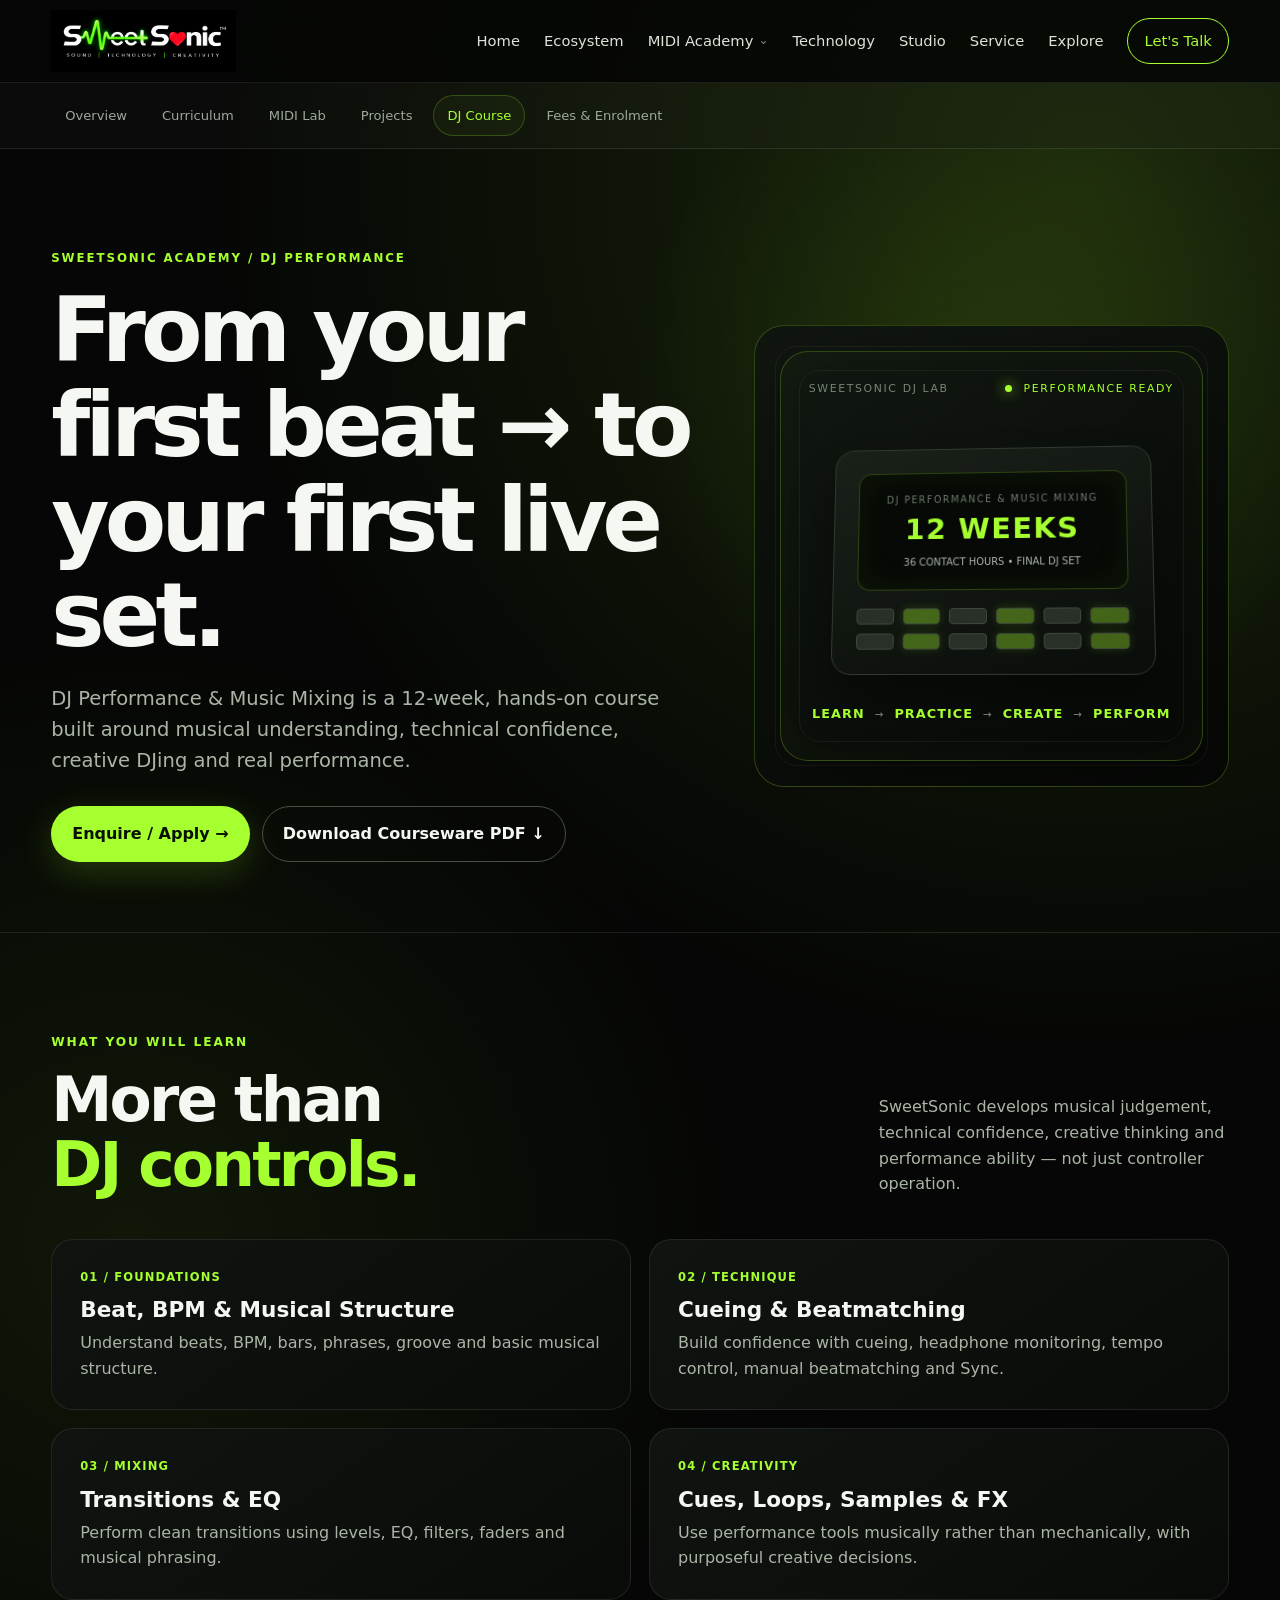
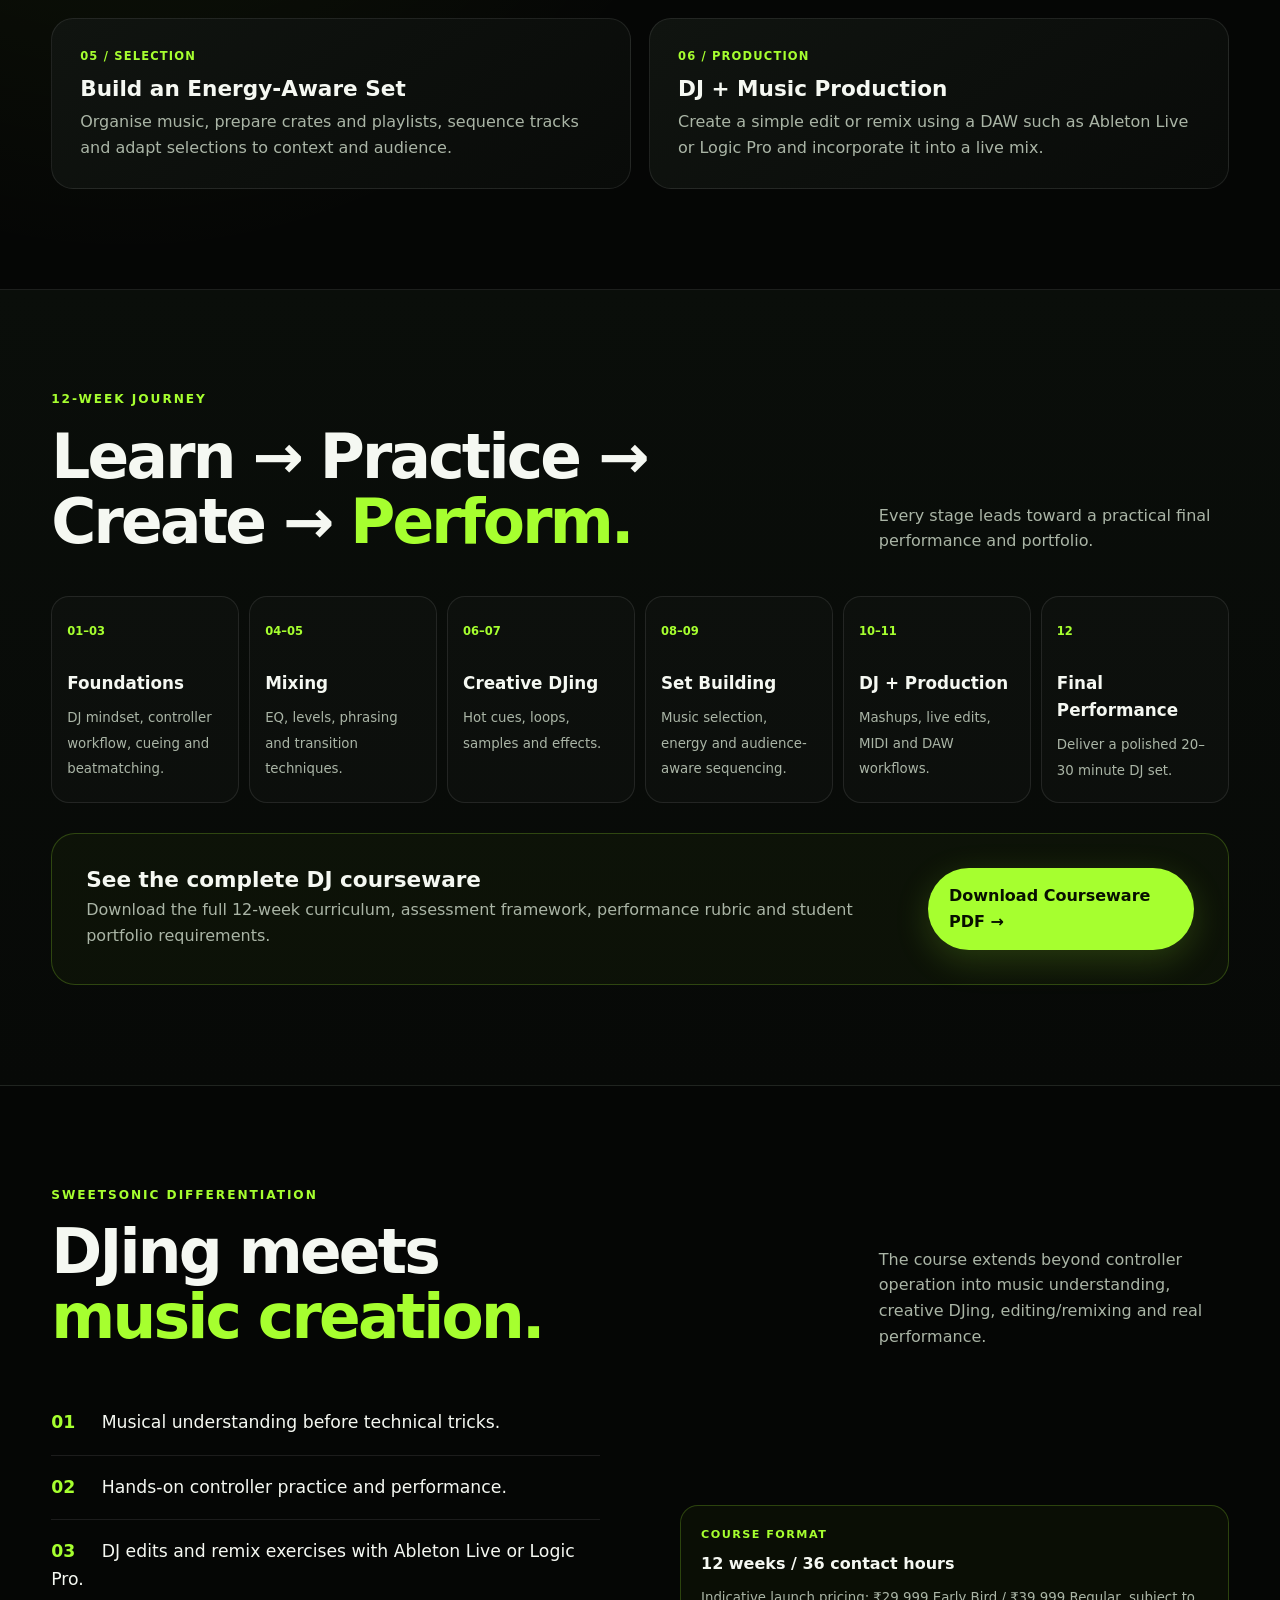
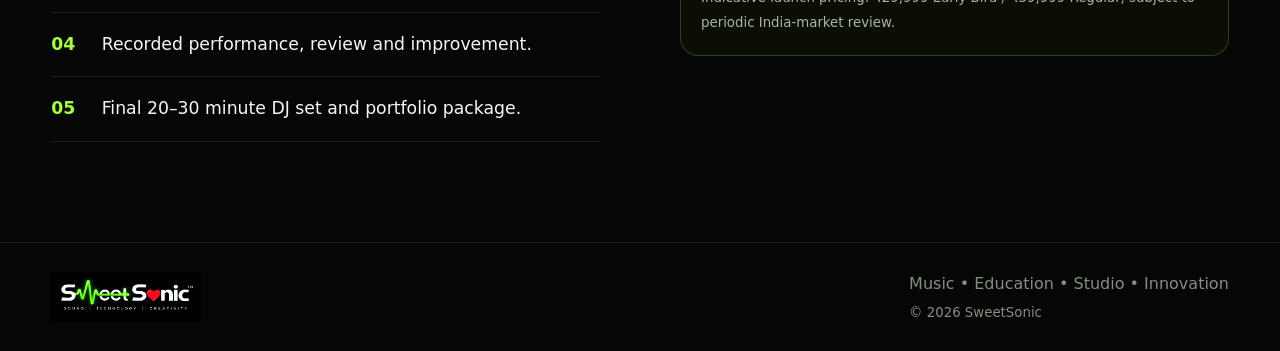
<file: dj-course.html>
<!doctype html><html lang="en"><head><meta charset="utf-8"><meta name="viewport" content="width=device-width,initial-scale=1">
<meta name="description" content="SweetSonic Academy — DJ Performance & Music Mixing. A 12-week hands-on course from first beat to first live set.">
<meta name="theme-color" content="#050605"><title>DJ Performance & Music Mixing — SweetSonic Academy</title><link rel="stylesheet" href="styles.css"></head><body>
<header class="site-header"><div class="container nav">
<a class="brand" href="index.html#home" aria-label="SweetSonic home"><img src="assets/SweetSonicLogo.jpg?v=20260906" alt="SweetSonic logo"></a>
<button class="menu-toggle" aria-label="Open menu" aria-expanded="false">☰</button>
<nav class="nav-links" aria-label="Primary navigation">
<a href="index.html#home">Home</a><a href="index.html#ecosystem">Ecosystem</a>
<div class="nav-dropdown"><a class="nav-parent" href="midi-academy.html">MIDI Academy <span>⌄</span></a><div class="nav-menu">
<a href="midi-academy.html">Academy Overview</a><a href="midi-curriculum.html">Course Curriculum</a><a href="midi-lab.html">MIDI Lab</a><a href="midi-projects.html">Practical Projects</a><a href="dj-course.html">DJ Performance & Mixing</a><a href="midi-enrol.html">Fees & Enrolment</a>
</div></div><a href="index.html#ecosystem">Technology</a><a href="index.html#studio">Studio</a><a href="instrument-service.html">Service</a><a href="index.html#explore">Explore</a><a href="index.html#contact" class="nav-cta">Let's Talk</a>
</nav></div></header>
<div class="subnav"><div class="container subnav-inner"><a href="midi-academy.html">Overview</a><a href="midi-curriculum.html">Curriculum</a><a href="midi-lab.html">MIDI Lab</a><a href="midi-projects.html">Projects</a><a class="active" href="dj-course.html">DJ Course</a><a href="midi-enrol.html">Fees & Enrolment</a></div></div>
<main>
<section class="page-hero"><div class="container page-hero-grid"><div class="reveal"><p class="page-kicker">SWEETSONIC ACADEMY / DJ PERFORMANCE</p><h1>From your first beat → to your first live set.</h1><p class="lead">DJ Performance & Music Mixing is a 12-week, hands-on course built around musical understanding, technical confidence, creative DJing and real performance.</p><div class="actions"><a class="btn btn-primary" href="midi-enrol.html">Enquire / Apply →</a><a class="btn btn-ghost" href="assets/SweetSonic-DJ-Performance-Music-Mixing-Courseware.pdf" download>Download Courseware PDF ↓</a></div></div><div class="page-visual reveal"><div class="service-console"><div class="service-console-top"><span>SWEETSONIC DJ LAB</span><span class="service-status"><i></i> PERFORMANCE READY</span></div><div class="service-device"><div class="device-screen"><small>DJ PERFORMANCE & MUSIC MIXING</small><strong>12 WEEKS</strong><em>36 CONTACT HOURS • FINAL DJ SET</em></div><div class="device-controls"><span></span><span></span><span></span><span></span><span></span><span></span><span></span><span></span><span></span><span></span><span></span><span></span></div></div><div class="service-readout"><b>LEARN</b><span>→</span><b>PRACTICE</b><span>→</span><b>CREATE</b><span>→</span><b>PERFORM</b></div></div></div></div></section>
<section class="section"><div class="container"><div class="section-heading reveal"><div><p class="eyebrow">WHAT YOU WILL LEARN</p><h2>More than<br><span>DJ controls.</span></h2></div><p>SweetSonic develops musical judgement, technical confidence, creative thinking and performance ability — not just controller operation.</p></div>
<div class="content-grid"><article class="content-card reveal"><b>01 / FOUNDATIONS</b><h3>Beat, BPM & Musical Structure</h3><p>Understand beats, BPM, bars, phrases, groove and basic musical structure.</p></article><article class="content-card reveal"><b>02 / TECHNIQUE</b><h3>Cueing & Beatmatching</h3><p>Build confidence with cueing, headphone monitoring, tempo control, manual beatmatching and Sync.</p></article><article class="content-card reveal"><b>03 / MIXING</b><h3>Transitions & EQ</h3><p>Perform clean transitions using levels, EQ, filters, faders and musical phrasing.</p></article><article class="content-card reveal"><b>04 / CREATIVITY</b><h3>Cues, Loops, Samples & FX</h3><p>Use performance tools musically rather than mechanically, with purposeful creative decisions.</p></article><article class="content-card reveal"><b>05 / SELECTION</b><h3>Build an Energy-Aware Set</h3><p>Organise music, prepare crates and playlists, sequence tracks and adapt selections to context and audience.</p></article><article class="content-card reveal"><b>06 / PRODUCTION</b><h3>DJ + Music Production</h3><p>Create a simple edit or remix using a DAW such as Ableton Live or Logic Pro and incorporate it into a live mix.</p></article></div></div></section>
<section class="section dark-band"><div class="container"><div class="section-heading reveal"><div><p class="eyebrow">12-WEEK JOURNEY</p><h2>Learn → Practice → Create → <span>Perform.</span></h2></div><p>Every stage leads toward a practical final performance and portfolio.</p></div><div class="journey-grid"><div class="journey-card reveal"><b>01–03</b><strong>Foundations</strong><small>DJ mindset, controller workflow, cueing and beatmatching.</small></div><div class="journey-card reveal"><b>04–05</b><strong>Mixing</strong><small>EQ, levels, phrasing and transition techniques.</small></div><div class="journey-card reveal"><b>06–07</b><strong>Creative DJing</strong><small>Hot cues, loops, samples and effects.</small></div><div class="journey-card reveal"><b>08–09</b><strong>Set Building</strong><small>Music selection, energy and audience-aware sequencing.</small></div><div class="journey-card reveal"><b>10–11</b><strong>DJ + Production</strong><small>Mashups, live edits, MIDI and DAW workflows.</small></div><div class="journey-card reveal"><b>12</b><strong>Final Performance</strong><small>Deliver a polished 20–30 minute DJ set.</small></div></div><div class="cta-panel reveal"><div><h3>See the complete DJ courseware</h3><p>Download the full 12-week curriculum, assessment framework, performance rubric and student portfolio requirements.</p></div><a class="btn btn-primary" href="assets/SweetSonic-DJ-Performance-Music-Mixing-Courseware.pdf" download>Download Courseware PDF →</a></div></div></section>
<section class="section"><div class="container"><div class="section-heading reveal"><div><p class="eyebrow">SWEETSONIC DIFFERENTIATION</p><h2>DJing meets<br><span>music creation.</span></h2></div><p>The course extends beyond controller operation into music understanding, creative DJing, editing/remixing and real performance.</p></div><div class="proof-grid"><div class="promise-list reveal"><p><b>01</b> Musical understanding before technical tricks.</p><p><b>02</b> Hands-on controller practice and performance.</p><p><b>03</b> DJ edits and remix exercises with Ableton Live or Logic Pro.</p><p><b>04</b> Recorded performance, review and improvement.</p><p><b>05</b> Final 20–30 minute DJ set and portfolio package.</p></div><div class="fee-card reveal"><span>COURSE FORMAT</span><strong>12 weeks / 36 contact hours</strong><small>Indicative launch pricing: ₹29,999 Early Bird / ₹39,999 Regular, subject to periodic India-market review.</small></div></div></div></section>
</main><footer><div class="container footer-inner"><img src="assets/SweetSonicLogo.jpg?v=20260906" alt="SweetSonic" class="footer-logo"><div><span>Music • Education • Studio • Innovation</span><small>© <span id="year"></span> SweetSonic</small></div></div></footer><script src="script.js"></script></body></html>
</file>
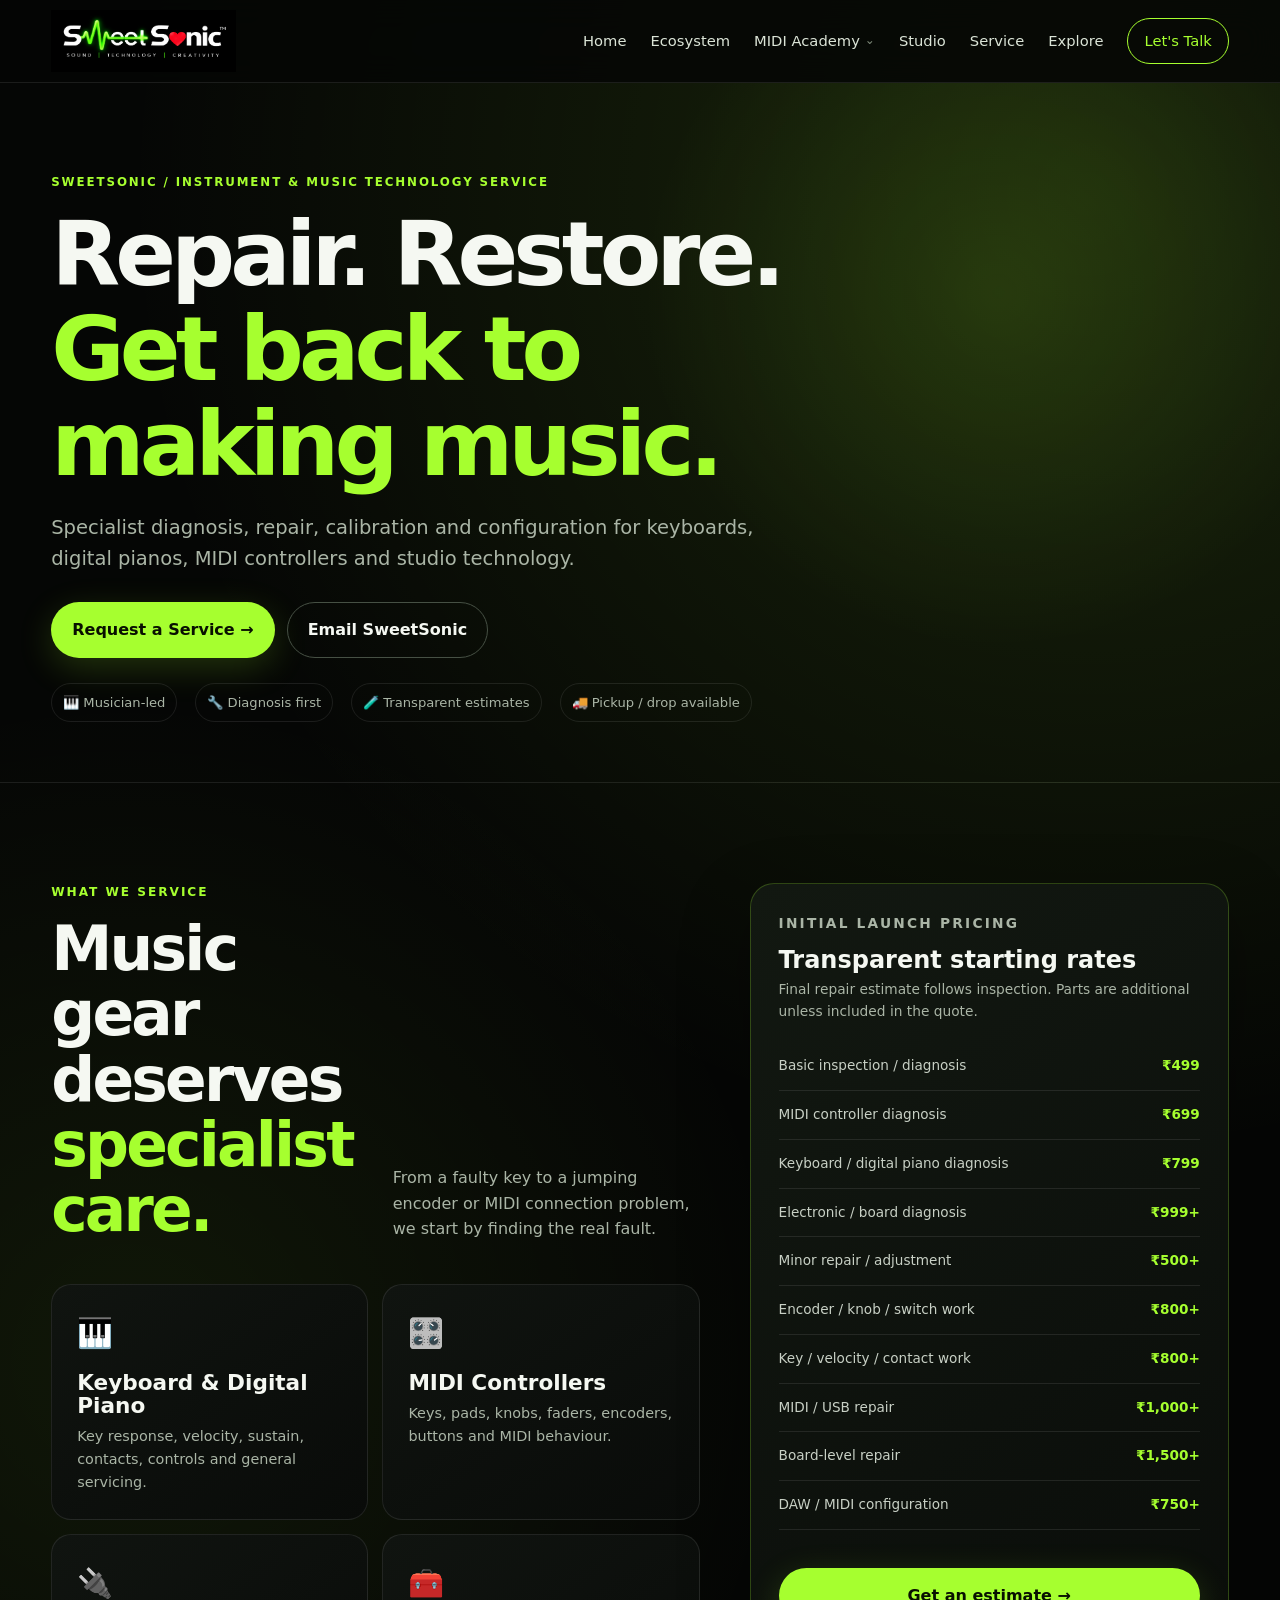
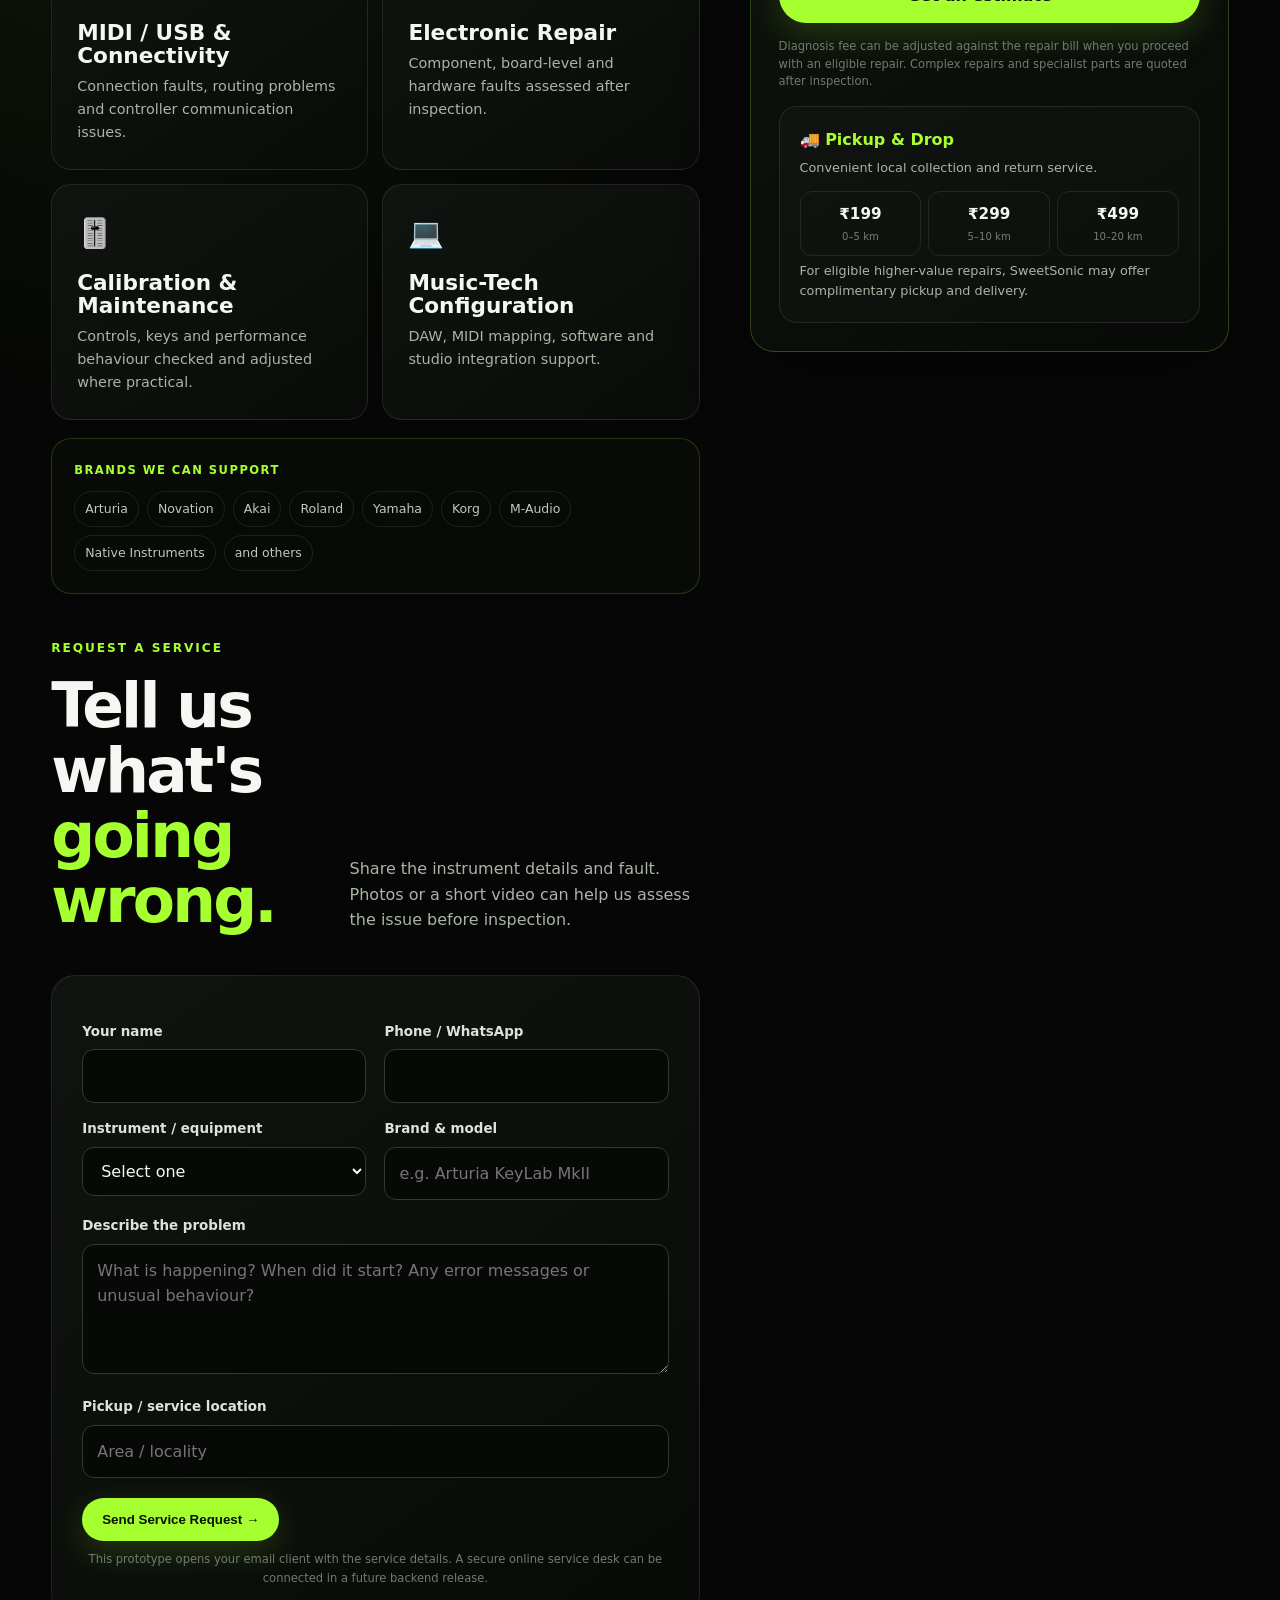
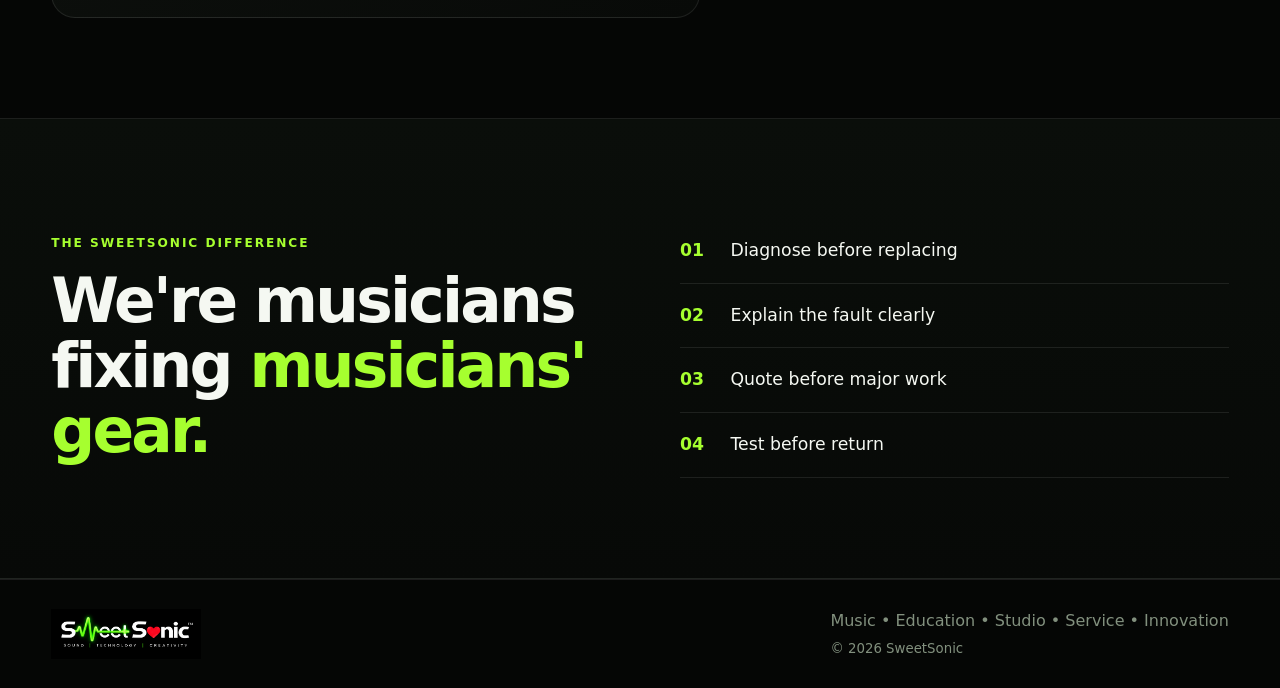
<file: instrument-service.html>
<!doctype html>
<html lang="en">
<head>
  <meta charset="utf-8">
  <meta name="viewport" content="width=device-width,initial-scale=1">
  <meta name="description" content="SweetSonic Instrument & Music Technology Service — repair, restore, calibrate and configure musical instruments and music technology.">
  <meta name="theme-color" content="#050605">
  <title>SweetSonic — Instrument & Music Technology Service</title>
  <link rel="stylesheet" href="styles.css">
</head>
<body>
<header class="site-header">
  <div class="container nav">
    <a class="brand" href="index.html#home" aria-label="SweetSonic home"><img src="assets/SweetSonicLogo.jpg?v=20260906" alt="SweetSonic logo"></a>
    <button class="menu-toggle" aria-label="Open menu" aria-expanded="false">☰</button>
    <nav class="nav-links" aria-label="Primary navigation">
      <a href="index.html#home">Home</a>
      <a href="index.html#ecosystem">Ecosystem</a>
      <div class="nav-dropdown">
        <a class="nav-parent" href="midi-academy.html">MIDI Academy <span>⌄</span></a>
        <div class="nav-menu">
          <a href="midi-academy.html">Academy Overview</a><a href="midi-curriculum.html">Course Curriculum</a><a href="midi-lab.html">MIDI Lab</a><a href="midi-projects.html">Practical Projects</a><a href="dj-course.html">DJ Performance & Mixing</a><a href="midi-enrol.html">Fees & Enrolment</a>
        </div>
      </div>
      <a href="index.html#studio">Studio</a><a href="instrument-service.html">Service</a><a href="index.html#explore">Explore</a>
      <a href="index.html#contact" class="nav-cta">Let's Talk</a>
    </nav>
  </div>
</header>

<main>
  <section class="page-hero service-hero">
    <div class="container">
      <p class="page-kicker">SWEETSONIC / INSTRUMENT & MUSIC TECHNOLOGY SERVICE</p>
      <h1>Repair. Restore.<br><span>Get back to making music.</span></h1>
      <p class="lead">Specialist diagnosis, repair, calibration and configuration for keyboards, digital pianos, MIDI controllers and studio technology.</p>
      <div class="service-hero-actions"><a class="btn btn-primary" href="#service-form">Request a Service →</a><a class="btn btn-ghost" href="mailto:info@sweetsonic.in?subject=SweetSonic%20Instrument%20Service%20Enquiry">Email SweetSonic</a></div>
      <div class="service-trust"><span>🎹 Musician-led</span><span>🔧 Diagnosis first</span><span>🧪 Transparent estimates</span><span>🚚 Pickup / drop available</span></div>
    </div>
  </section>

  <section class="section">
    <div class="container service-layout">
      <div>
        <div class="section-heading reveal"><div><p class="eyebrow">WHAT WE SERVICE</p><h2>Music gear deserves<br><span>specialist care.</span></h2></div><p>From a faulty key to a jumping encoder or MIDI connection problem, we start by finding the real fault.</p></div>
        <div class="service-grid">
          <article class="service-card reveal"><div class="service-icon">🎹</div><h3>Keyboard & Digital Piano</h3><p>Key response, velocity, sustain, contacts, controls and general servicing.</p></article>
          <article class="service-card reveal"><div class="service-icon">🎛️</div><h3>MIDI Controllers</h3><p>Keys, pads, knobs, faders, encoders, buttons and MIDI behaviour.</p></article>
          <article class="service-card reveal"><div class="service-icon">🔌</div><h3>MIDI / USB & Connectivity</h3><p>Connection faults, routing problems and controller communication issues.</p></article>
          <article class="service-card reveal"><div class="service-icon">🧰</div><h3>Electronic Repair</h3><p>Component, board-level and hardware faults assessed after inspection.</p></article>
          <article class="service-card reveal"><div class="service-icon">🎚️</div><h3>Calibration & Maintenance</h3><p>Controls, keys and performance behaviour checked and adjusted where practical.</p></article>
          <article class="service-card reveal"><div class="service-icon">💻</div><h3>Music-Tech Configuration</h3><p>DAW, MIDI mapping, software and studio integration support.</p></article>
        </div>
        <div class="service-brand-card reveal"><strong>BRANDS WE CAN SUPPORT</strong><div class="service-brand-list"><span>Arturia</span><span>Novation</span><span>Akai</span><span>Roland</span><span>Yamaha</span><span>Korg</span><span>M-Audio</span><span>Native Instruments</span><span>and others</span></div></div>

        <div id="service-form" class="service-form-section reveal">
          <div class="section-heading"><div><p class="eyebrow">REQUEST A SERVICE</p><h2>Tell us what's<br><span>going wrong.</span></h2></div><p>Share the instrument details and fault. Photos or a short video can help us assess the issue before inspection.</p></div>
          <form class="service-form" id="serviceRequestForm">
            <div class="service-form-grid">
              <div><label for="customerName">Your name</label><input id="customerName" name="name" required></div>
              <div><label for="customerPhone">Phone / WhatsApp</label><input id="customerPhone" name="phone" type="tel" required></div>
              <div><label for="instrumentType">Instrument / equipment</label><select id="instrumentType" name="instrument"><option value="">Select one</option><option>Keyboard / Digital Piano</option><option>MIDI Controller</option><option>Audio Interface</option><option>Studio Equipment</option><option>Other Music Technology</option></select></div>
              <div><label for="brandModel">Brand & model</label><input id="brandModel" name="model" placeholder="e.g. Arturia KeyLab MkII"></div>
              <div class="full-field"><label for="fault">Describe the problem</label><textarea id="fault" name="fault" required placeholder="What is happening? When did it start? Any error messages or unusual behaviour?"></textarea></div>
              <div class="full-field"><label for="location">Pickup / service location</label><input id="location" name="location" placeholder="Area / locality"></div>
            </div>
            <button class="btn btn-primary" type="submit">Send Service Request →</button>
            <p class="form-note">This prototype opens your email client with the service details. A secure online service desk can be connected in a future backend release.</p>
          </form>
        </div>
      </div>

      <aside class="service-pricing reveal">
        <p class="eyebrow">INITIAL LAUNCH PRICING</p>
        <h3>Transparent starting rates</h3>
        <p>Final repair estimate follows inspection. Parts are additional unless included in the quote.</p>
        <div class="price-list">
          <div class="price-line"><span>Basic inspection / diagnosis</span><strong>₹499</strong></div>
          <div class="price-line"><span>MIDI controller diagnosis</span><strong>₹699</strong></div>
          <div class="price-line"><span>Keyboard / digital piano diagnosis</span><strong>₹799</strong></div>
          <div class="price-line"><span>Electronic / board diagnosis</span><strong>₹999+</strong></div>
          <div class="price-line"><span>Minor repair / adjustment</span><strong>₹500+</strong></div>
          <div class="price-line"><span>Encoder / knob / switch work</span><strong>₹800+</strong></div>
          <div class="price-line"><span>Key / velocity / contact work</span><strong>₹800+</strong></div>
          <div class="price-line"><span>MIDI / USB repair</span><strong>₹1,000+</strong></div>
          <div class="price-line"><span>Board-level repair</span><strong>₹1,500+</strong></div>
          <div class="price-line"><span>DAW / MIDI configuration</span><strong>₹750+</strong></div>
        </div>
        <a class="btn btn-primary full" href="#service-form">Get an estimate →</a>
        <p class="fine-print">Diagnosis fee can be adjusted against the repair bill when you proceed with an eligible repair. Complex repairs and specialist parts are quoted after inspection.</p>
        <div class="pickup-card"><strong>🚚 Pickup & Drop</strong><p>Convenient local collection and return service.</p><div class="pickup-rates"><div><b>₹199</b><small>0–5 km</small></div><div><b>₹299</b><small>5–10 km</small></div><div><b>₹499</b><small>10–20 km</small></div></div><p>For eligible higher-value repairs, SweetSonic may offer complimentary pickup and delivery.</p></div>
      </aside>
    </div>
  </section>

  <section class="section dark-band">
    <div class="container proof-grid">
      <div class="reveal"><p class="eyebrow">THE SWEETSONIC DIFFERENCE</p><h2>We're musicians fixing <span>musicians' gear.</span></h2></div>
      <div class="promise-list reveal"><p><b>01</b> Diagnose before replacing</p><p><b>02</b> Explain the fault clearly</p><p><b>03</b> Quote before major work</p><p><b>04</b> Test before return</p></div>
    </div>
  </section>
</main>

<footer><div class="container footer-inner"><img src="assets/SweetSonicLogo.jpg?v=20260906" alt="SweetSonic" class="footer-logo"><div><span>Music • Education • Studio • Service • Innovation</span><small>© <span id="year"></span> SweetSonic</small></div></div></footer>
<script src="script.js"></script>
<script>
document.getElementById('serviceRequestForm')?.addEventListener('submit', function(e){
  e.preventDefault();
  const f=new FormData(this);
  const subject=encodeURIComponent('SweetSonic Instrument Service Request — '+(f.get('model')||f.get('instrument')||'Equipment'));
  const body=encodeURIComponent(
    'Name: '+f.get('name')+'\nPhone / WhatsApp: '+f.get('phone')+'\nInstrument: '+f.get('instrument')+'\nBrand & Model: '+f.get('model')+'\nProblem: '+f.get('fault')+'\nPickup / Service Location: '+f.get('location')
  );
  window.location.href='mailto:info@sweetsonic.in?subject='+subject+'&body='+body;
});
</script>
</body>
</html>
</file>
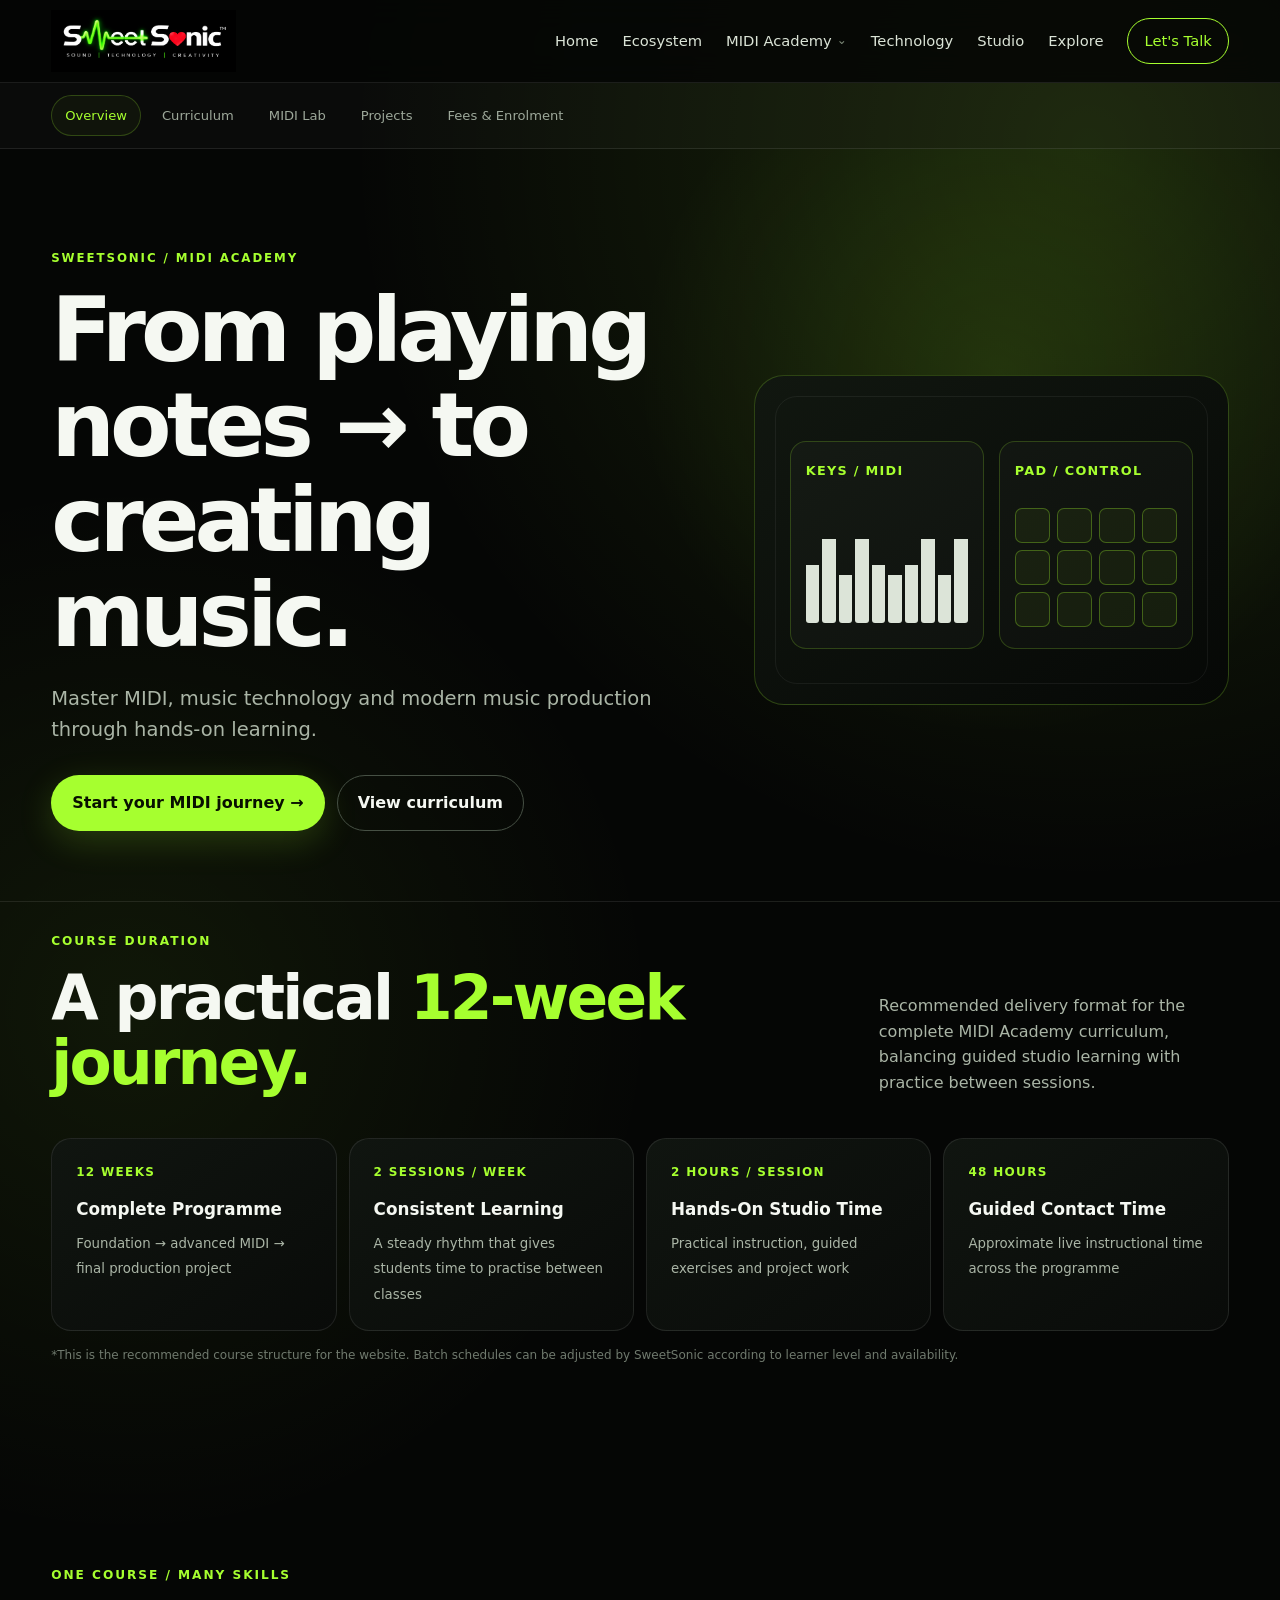
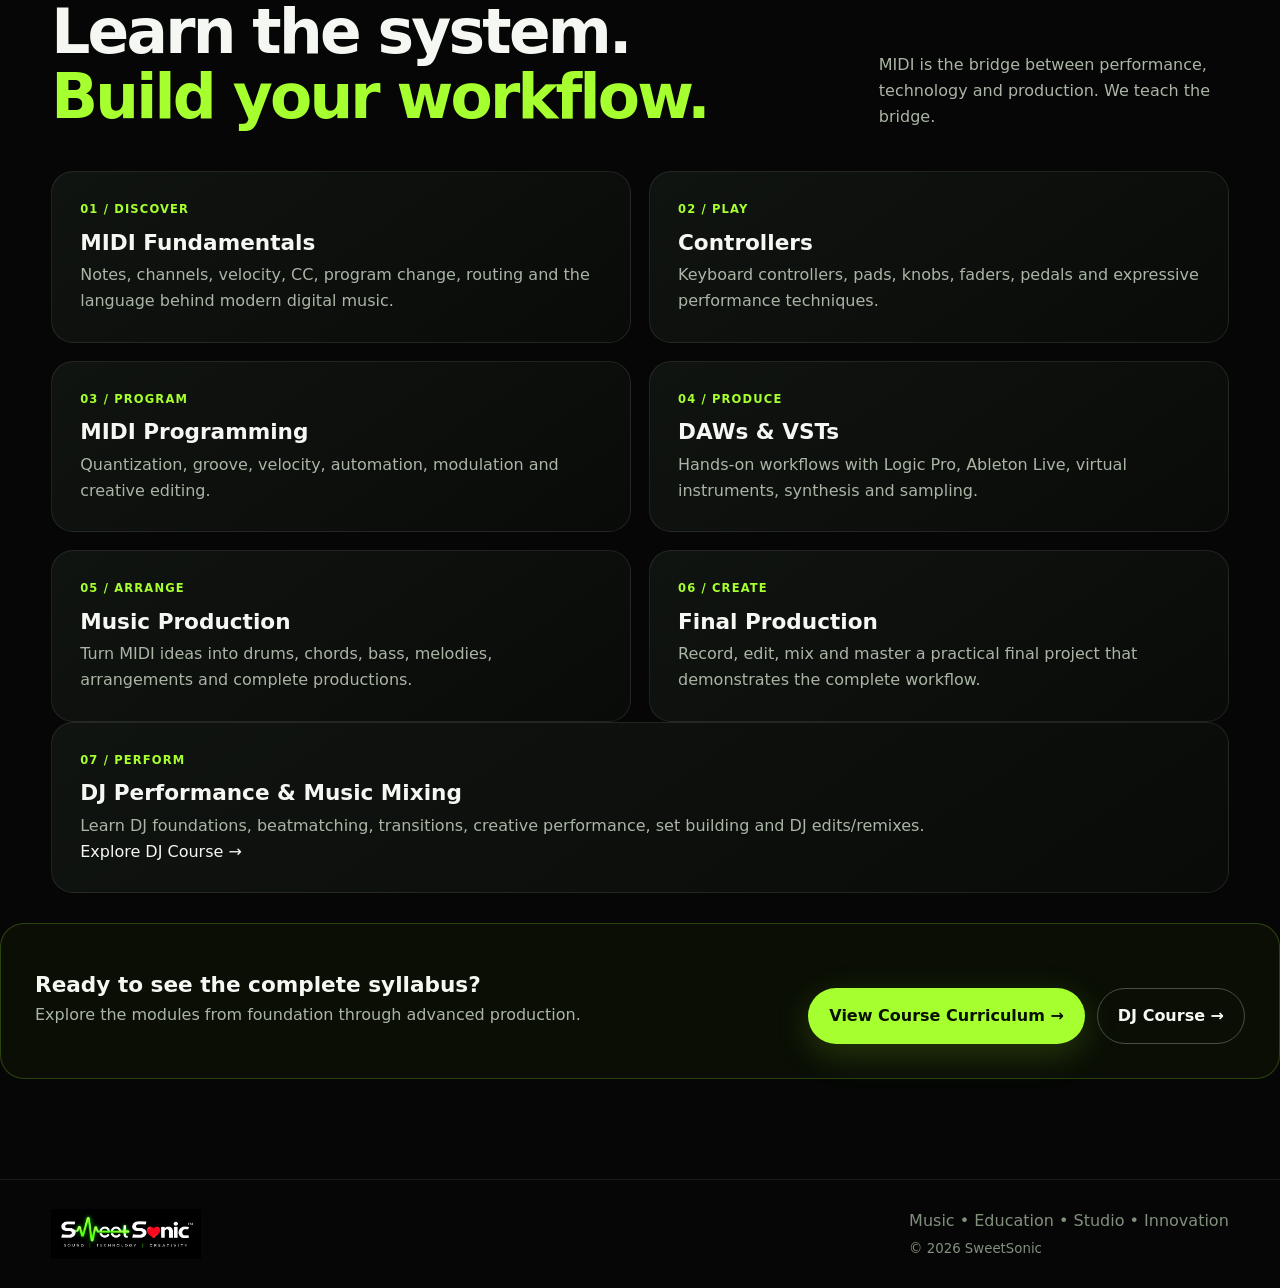
<file: midi-academy.html>
<!doctype html><html lang="en"><head><meta charset="utf-8"><meta name="viewport" content="width=device-width,initial-scale=1">
<meta name="description" content="SweetSonic MIDI Academy — practical MIDI, DAWs, controllers and music production courseware.">
<meta name="theme-color" content="#050605"><title>MIDI Academy — SweetSonic</title><link rel="stylesheet" href="styles.css"></head><body>
<header class="site-header">
  <div class="container nav">
    <a class="brand" href="index.html#home" aria-label="SweetSonic home"><img src="assets/SweetSonicLogo.jpg?v=20260906" alt="SweetSonic logo"></a>
    <button class="menu-toggle" aria-label="Open menu" aria-expanded="false">☰</button>
    <nav class="nav-links" aria-label="Primary navigation">
      <a href="index.html#home">Home</a>
      <a href="index.html#ecosystem">Ecosystem</a>
      <div class="nav-dropdown">
        <a class="nav-parent" href="midi-academy.html">MIDI Academy <span>⌄</span></a>
        <div class="nav-menu">
          <a href="midi-academy.html">Academy Overview</a>
          <a href="midi-curriculum.html">Course Curriculum</a>
          <a href="midi-lab.html">MIDI Lab</a>
          <a href="midi-projects.html">Practical Projects</a>
          <a href="midi-enrol.html">Fees & Enrolment</a>
        </div>
      </div>
      <a href="index.html#ecosystem">Technology</a>
      <a href="index.html#studio">Studio</a>
      <a href="index.html#explore">Explore</a>
      <a href="index.html#contact" class="nav-cta">Let's Talk</a>
    </nav>
  </div>
</header>
<div class="subnav"><div class="container subnav-inner">
<a class="active" href="midi-academy.html">Overview</a>
<a class="" href="midi-curriculum.html">Curriculum</a>
<a class="" href="midi-lab.html">MIDI Lab</a>
<a class="" href="midi-projects.html">Projects</a>
<a class="" href="midi-enrol.html">Fees & Enrolment</a>
</div></div>
<main>
<section class="page-hero"><div class="container page-hero-grid"><div class="reveal"><p class="page-kicker">SWEETSONIC / MIDI ACADEMY</p><h1>From playing notes → to creating music.</h1><p class="lead">Master MIDI, music technology and modern music production through hands-on learning.</p><div class="actions"><a class="btn btn-primary" href="midi-enrol.html">Start your MIDI journey →</a><a class="btn btn-ghost" href="midi-curriculum.html">View curriculum</a></div></div><div class="page-visual reveal"><div class="midi-console"><div class="midi-panel"><strong>KEYS / MIDI</strong><div class="midi-keys"><i></i><i></i><i></i><i></i><i></i><i></i><i></i><i></i><i></i><i></i></div></div><div class="midi-panel"><strong>PAD / CONTROL</strong><div class="pad-grid"><i></i><i></i><i></i><i></i><i></i><i></i><i></i><i></i><i></i><i></i><i></i><i></i></div></div></div></div></div></section>


<section class="section course-duration">
  <div class="container">
    <div class="section-heading reveal">
      <div><p class="eyebrow">COURSE DURATION</p><h2>A practical <span>12-week journey.</span></h2></div>
      <p>Recommended delivery format for the complete MIDI Academy curriculum, balancing guided studio learning with practice between sessions.</p>
    </div>
    <div class="duration-grid">
      <div class="duration-card reveal"><b>12 WEEKS</b><strong>Complete Programme</strong><small>Foundation → advanced MIDI → final production project</small></div>
      <div class="duration-card reveal"><b>2 SESSIONS / WEEK</b><strong>Consistent Learning</strong><small>A steady rhythm that gives students time to practise between classes</small></div>
      <div class="duration-card reveal"><b>2 HOURS / SESSION</b><strong>Hands-On Studio Time</strong><small>Practical instruction, guided exercises and project work</small></div>
      <div class="duration-card reveal"><b>48 HOURS</b><strong>Guided Contact Time</strong><small>Approximate live instructional time across the programme</small></div>
    </div>
    <p class="duration-note reveal">*This is the recommended course structure for the website. Batch schedules can be adjusted by SweetSonic according to learner level and availability.</p>
  </div>
</section>

<section class="section"><div class="container">
<div class="section-heading reveal"><div><p class="eyebrow">ONE COURSE / MANY SKILLS</p><h2>Learn the system.<br><span>Build your workflow.</span></h2></div><p>MIDI is the bridge between performance, technology and production. We teach the bridge.</p></div>
<div class="content-grid">
<article class="content-card reveal"><b>01 / DISCOVER</b><h3>MIDI Fundamentals</h3><p>Notes, channels, velocity, CC, program change, routing and the language behind modern digital music.</p></article>
<article class="content-card reveal"><b>02 / PLAY</b><h3>Controllers</h3><p>Keyboard controllers, pads, knobs, faders, pedals and expressive performance techniques.</p></article>
<article class="content-card reveal"><b>03 / PROGRAM</b><h3>MIDI Programming</h3><p>Quantization, groove, velocity, automation, modulation and creative editing.</p></article>
<article class="content-card reveal"><b>04 / PRODUCE</b><h3>DAWs & VSTs</h3><p>Hands-on workflows with Logic Pro, Ableton Live, virtual instruments, synthesis and sampling.</p></article>
<article class="content-card reveal"><b>05 / ARRANGE</b><h3>Music Production</h3><p>Turn MIDI ideas into drums, chords, bass, melodies, arrangements and complete productions.</p></article>
<article class="content-card reveal"><b>06 / CREATE</b><h3>Final Production</h3><p>Record, edit, mix and master a practical final project that demonstrates the complete workflow.</p></article>
</div>
<article class="content-card reveal"><b>07 / PERFORM</b><h3>DJ Performance & Music Mixing</h3><p>Learn DJ foundations, beatmatching, transitions, creative performance, set building and DJ edits/remixes.</p><a href="dj-course.html">Explore DJ Course →</a></article>
</div>
<div class="cta-panel reveal"><div><h3>Ready to see the complete syllabus?</h3><p>Explore the modules from foundation through advanced production.</p></div><div class="actions"><a class="btn btn-primary" href="midi-curriculum.html">View Course Curriculum →</a><a class="btn btn-ghost" href="dj-course.html">DJ Course →</a></div></div>
</div></section>
</main><footer><div class="container footer-inner"><img src="assets/SweetSonicLogo.jpg?v=20260906" alt="SweetSonic" class="footer-logo"><div><span>Music • Education • Studio • Innovation</span><small>© <span id="year"></span> SweetSonic</small></div></div></footer><script src="script.js"></script></body></html>
</file>
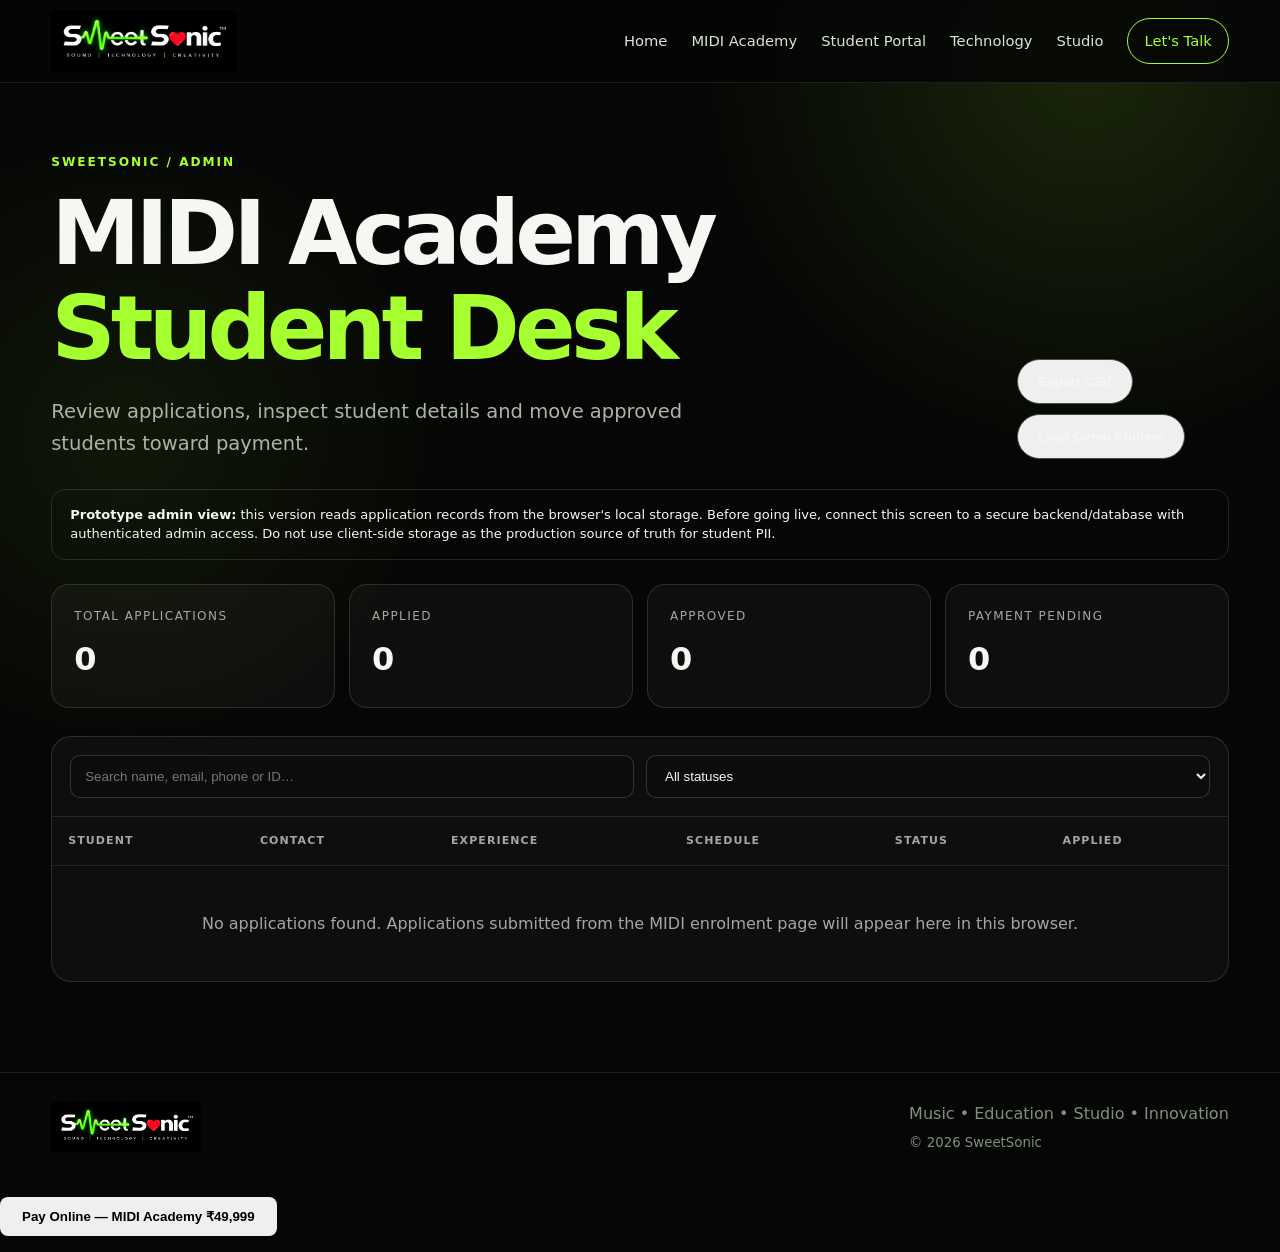
<file: midi-admin.html>
<!doctype html><html lang="en"><head><meta charset="utf-8"><meta name="viewport" content="width=device-width,initial-scale=1"><meta name="description" content="SweetSonic MIDI Academy admin dashboard."><meta name="theme-color" content="#050605"><title>MIDI Academy Admin — SweetSonic</title><link rel="stylesheet" href="styles.css"><style>
.admin-wrap{padding:70px 0 90px}.admin-head{display:flex;justify-content:space-between;gap:20px;align-items:flex-end;margin-bottom:30px}.admin-head h1{margin:0}.admin-actions{display:flex;gap:10px;flex-wrap:wrap}.admin-grid{display:grid;grid-template-columns:repeat(4,1fr);gap:14px;margin-bottom:28px}.stat-card{padding:22px;border:1px solid rgba(255,255,255,.12);border-radius:18px;background:rgba(255,255,255,.035)}.stat-card span{display:block;font-size:12px;opacity:.65;text-transform:uppercase;letter-spacing:.12em}.stat-card strong{font-size:32px;display:block;margin-top:8px}.admin-card{border:1px solid rgba(255,255,255,.12);border-radius:20px;background:rgba(255,255,255,.035);overflow:hidden}.admin-toolbar{display:flex;gap:12px;padding:18px;flex-wrap:wrap;border-bottom:1px solid rgba(255,255,255,.1)}.admin-toolbar input,.admin-toolbar select{min-width:180px;flex:1;padding:12px 14px;border-radius:10px;border:1px solid rgba(255,255,255,.16);background:#0b0d0c;color:inherit}.student-table{width:100%;border-collapse:collapse}.student-table th,.student-table td{padding:15px 16px;text-align:left;border-bottom:1px solid rgba(255,255,255,.08);font-size:14px}.student-table th{font-size:11px;text-transform:uppercase;letter-spacing:.1em;opacity:.65}.student-row{cursor:pointer}.student-row:hover{background:rgba(255,255,255,.035)}.status{display:inline-flex;padding:5px 9px;border-radius:999px;background:rgba(255,255,255,.09);font-size:12px}.detail-panel{margin-top:20px;padding:24px;border:1px solid rgba(255,255,255,.12);border-radius:20px;background:rgba(255,255,255,.035)}.detail-grid{display:grid;grid-template-columns:repeat(2,1fr);gap:16px}.detail-item span{display:block;font-size:11px;text-transform:uppercase;letter-spacing:.1em;opacity:.55;margin-bottom:5px}.detail-item strong{font-size:15px}.empty{padding:45px;text-align:center;opacity:.65}.notice{margin:0 0 24px;padding:15px 18px;border-radius:14px;border:1px solid rgba(255,255,255,.12);font-size:13px;line-height:1.5}@media(max-width:800px){.admin-grid{grid-template-columns:repeat(2,1fr)}.student-table{min-width:760px}.admin-card{overflow:auto}.detail-grid{grid-template-columns:1fr}.admin-head{align-items:flex-start;flex-direction:column}}
</style><script src="sweetsonic-payment.js" defer></script>
</head><body>
<header class="site-header"><div class="container nav"><a class="brand" href="index.html#home" aria-label="SweetSonic home"><img src="assets/SweetSonicLogo.jpg" alt="SweetSonic logo"></a><button class="menu-toggle" aria-label="Open menu" aria-expanded="false">☰</button><nav class="nav-links" aria-label="Primary navigation"><a href="index.html#home">Home</a><a href="midi-academy.html">MIDI Academy</a><a href="midi-student.html">Student Portal</a><a href="index.html#ecosystem">Technology</a><a href="index.html#studio">Studio</a><a href="index.html#contact" class="nav-cta">Let's Talk</a></nav></div></header>
<main><section class="admin-wrap"><div class="container">
<div class="admin-head"><div><p class="eyebrow">SWEETSONIC / ADMIN</p><h1>MIDI Academy <span>Student Desk</span></h1><p class="lead">Review applications, inspect student details and move approved students toward payment.</p></div><div class="admin-actions"><button class="btn btn-ghost" id="exportBtn">Export CSV</button><button class="btn btn-ghost" id="demoBtn">Load Demo Student</button></div></div>
<div class="notice"><strong>Prototype admin view:</strong> this version reads application records from the browser's local storage. Before going live, connect this screen to a secure backend/database with authenticated admin access. Do not use client-side storage as the production source of truth for student PII.</div>
<div class="admin-grid"><div class="stat-card"><span>Total applications</span><strong id="totalCount">0</strong></div><div class="stat-card"><span>Applied</span><strong id="appliedCount">0</strong></div><div class="stat-card"><span>Approved</span><strong id="approvedCount">0</strong></div><div class="stat-card"><span>Payment pending</span><strong id="pendingCount">0</strong></div></div>
<div class="admin-card"><div class="admin-toolbar"><input id="search" placeholder="Search name, email, phone or ID…"><select id="statusFilter"><option value="all">All statuses</option><option value="Applied">Applied</option><option value="Approved">Approved</option><option value="Payment Pending">Payment Pending</option><option value="Paid">Paid</option><option value="Enrolled">Enrolled</option></select></div><table class="student-table"><thead><tr><th>Student</th><th>Contact</th><th>Experience</th><th>Schedule</th><th>Status</th><th>Applied</th></tr></thead><tbody id="studentBody"></tbody></table><div class="empty" id="emptyState">No applications found. Applications submitted from the MIDI enrolment page will appear here in this browser.</div></div>
<div id="detailPanel" class="detail-panel" hidden></div>
</div></section></main><footer><div class="container footer-inner"><img src="assets/SweetSonicLogo.jpg" alt="SweetSonic" class="footer-logo"><div><span>Music • Education • Studio • Innovation</span><small>© <span id="year"></span> SweetSonic</small></div></div></footer>
<script src="script.js"></script><script src="midi-admin.js"></script>
<div class="sweetsonic-payment-cta" style="margin:16px 0;">
  <button type="button"
    onclick="SweetSonicPayment.startCheckout({amount:49999,item:'MIDI Academy Course'})"
    style="cursor:pointer;padding:12px 22px;border:0;border-radius:8px;font-weight:700;">
    Pay Online — MIDI Academy ₹49,999
  </button>
</div>

</body></html>
</file>
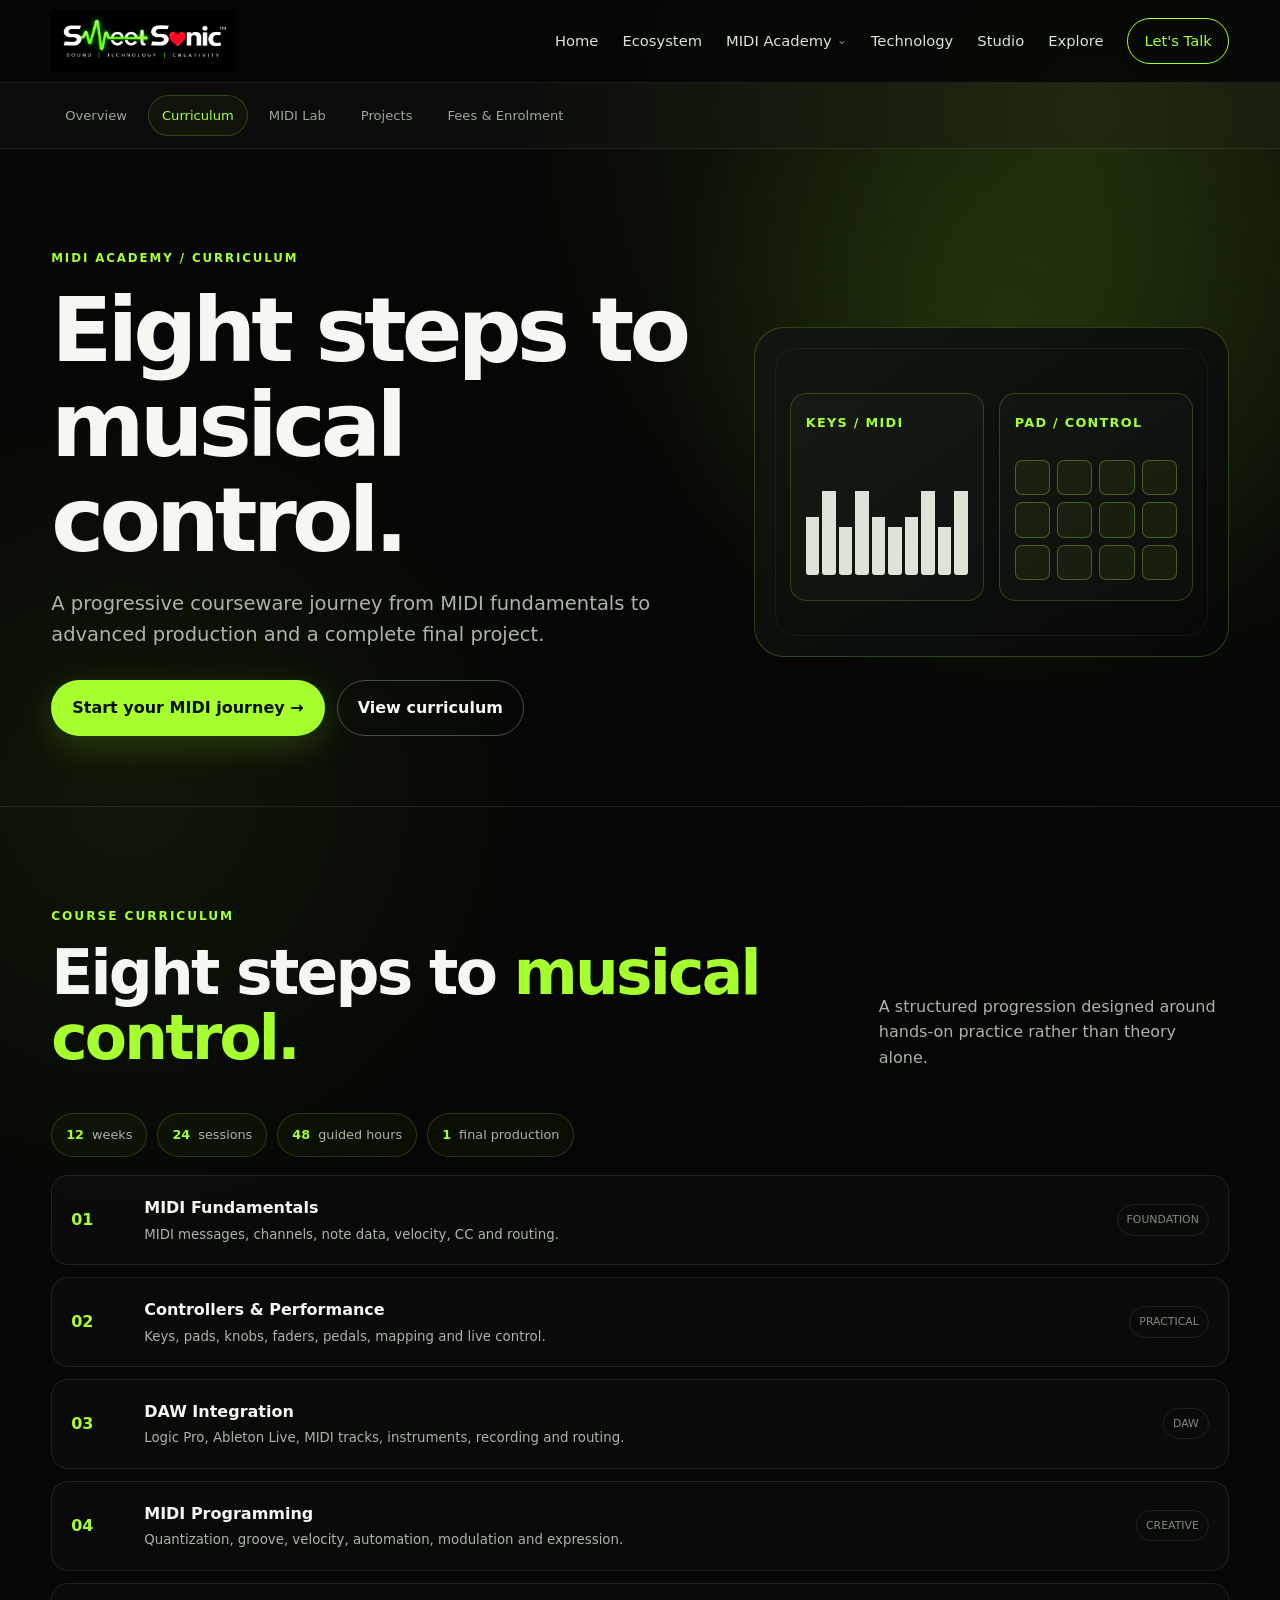
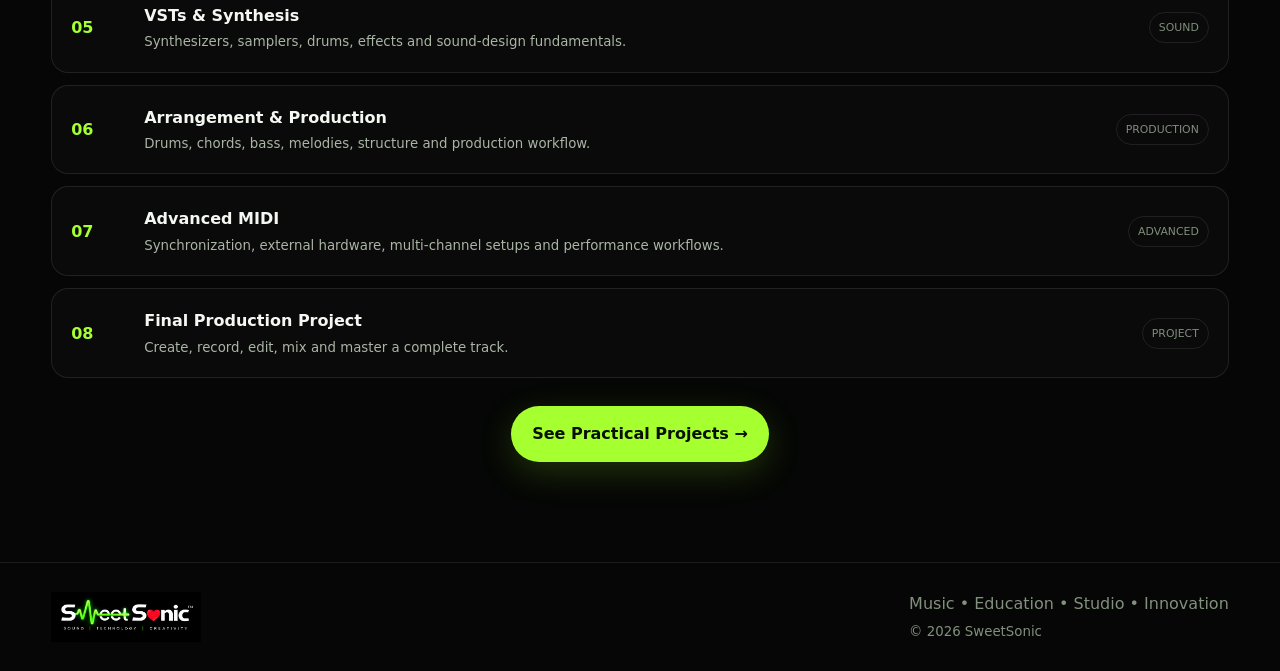
<file: midi-curriculum.html>
<!doctype html><html lang="en"><head><meta charset="utf-8"><meta name="viewport" content="width=device-width,initial-scale=1">
<meta name="description" content="SweetSonic MIDI Academy — practical MIDI, DAWs, controllers and music production courseware.">
<meta name="theme-color" content="#050605"><title>MIDI Course Curriculum — SweetSonic</title><link rel="stylesheet" href="styles.css"></head><body>
<header class="site-header">
  <div class="container nav">
    <a class="brand" href="index.html#home" aria-label="SweetSonic home"><img src="assets/SweetSonicLogo.jpg?v=20260906" alt="SweetSonic logo"></a>
    <button class="menu-toggle" aria-label="Open menu" aria-expanded="false">☰</button>
    <nav class="nav-links" aria-label="Primary navigation">
      <a href="index.html#home">Home</a>
      <a href="index.html#ecosystem">Ecosystem</a>
      <div class="nav-dropdown">
        <a class="nav-parent" href="midi-academy.html">MIDI Academy <span>⌄</span></a>
        <div class="nav-menu">
          <a href="midi-academy.html">Academy Overview</a>
          <a href="midi-curriculum.html">Course Curriculum</a>
          <a href="midi-lab.html">MIDI Lab</a>
          <a href="midi-projects.html">Practical Projects</a>
          <a href="midi-enrol.html">Fees & Enrolment</a>
        </div>
      </div>
      <a href="index.html#ecosystem">Technology</a>
      <a href="index.html#studio">Studio</a>
      <a href="index.html#explore">Explore</a>
      <a href="index.html#contact" class="nav-cta">Let's Talk</a>
    </nav>
  </div>
</header>
<div class="subnav"><div class="container subnav-inner">
<a class="" href="midi-academy.html">Overview</a>
<a class="active" href="midi-curriculum.html">Curriculum</a>
<a class="" href="midi-lab.html">MIDI Lab</a>
<a class="" href="midi-projects.html">Projects</a>
<a class="" href="midi-enrol.html">Fees & Enrolment</a>
</div></div>
<main>
<section class="page-hero"><div class="container page-hero-grid"><div class="reveal"><p class="page-kicker">MIDI ACADEMY / CURRICULUM</p><h1>Eight steps to musical control.</h1><p class="lead">A progressive courseware journey from MIDI fundamentals to advanced production and a complete final project.</p><div class="actions"><a class="btn btn-primary" href="midi-enrol.html">Start your MIDI journey →</a><a class="btn btn-ghost" href="midi-curriculum.html">View curriculum</a></div></div><div class="page-visual reveal"><div class="midi-console"><div class="midi-panel"><strong>KEYS / MIDI</strong><div class="midi-keys"><i></i><i></i><i></i><i></i><i></i><i></i><i></i><i></i><i></i><i></i></div></div><div class="midi-panel"><strong>PAD / CONTROL</strong><div class="pad-grid"><i></i><i></i><i></i><i></i><i></i><i></i><i></i><i></i><i></i><i></i><i></i><i></i></div></div></div></div></div></section>

<section class="section"><div class="container">
<div class="section-heading reveal"><div><p class="eyebrow">COURSE CURRICULUM</p><h2>Eight steps to <span>musical control.</span></h2></div><p>A structured progression designed around hands-on practice rather than theory alone.</p></div>
<div class="duration-inline reveal">
  <span><b>12</b> weeks</span><span><b>24</b> sessions</span><span><b>48</b> guided hours</span><span><b>1</b> final production</span>
</div>
<div class="curriculum-list">
<div class="module reveal"><b class="module-num">01</b><div><strong>MIDI Fundamentals</strong><small>MIDI messages, channels, note data, velocity, CC and routing.</small></div><span class="module-tag">FOUNDATION</span></div>
<div class="module reveal"><b class="module-num">02</b><div><strong>Controllers & Performance</strong><small>Keys, pads, knobs, faders, pedals, mapping and live control.</small></div><span class="module-tag">PRACTICAL</span></div>
<div class="module reveal"><b class="module-num">03</b><div><strong>DAW Integration</strong><small>Logic Pro, Ableton Live, MIDI tracks, instruments, recording and routing.</small></div><span class="module-tag">DAW</span></div>
<div class="module reveal"><b class="module-num">04</b><div><strong>MIDI Programming</strong><small>Quantization, groove, velocity, automation, modulation and expression.</small></div><span class="module-tag">CREATIVE</span></div>
<div class="module reveal"><b class="module-num">05</b><div><strong>VSTs & Synthesis</strong><small>Synthesizers, samplers, drums, effects and sound-design fundamentals.</small></div><span class="module-tag">SOUND</span></div>
<div class="module reveal"><b class="module-num">06</b><div><strong>Arrangement & Production</strong><small>Drums, chords, bass, melodies, structure and production workflow.</small></div><span class="module-tag">PRODUCTION</span></div>
<div class="module reveal"><b class="module-num">07</b><div><strong>Advanced MIDI</strong><small>Synchronization, external hardware, multi-channel setups and performance workflows.</small></div><span class="module-tag">ADVANCED</span></div>
<div class="module reveal"><b class="module-num">08</b><div><strong>Final Production Project</strong><small>Create, record, edit, mix and master a complete track.</small></div><span class="module-tag">PROJECT</span></div>
</div>
<div class="center-action reveal"><a class="btn btn-primary" href="midi-projects.html">See Practical Projects →</a></div>
</div></section>
</main><footer><div class="container footer-inner"><img src="assets/SweetSonicLogo.jpg?v=20260906" alt="SweetSonic" class="footer-logo"><div><span>Music • Education • Studio • Innovation</span><small>© <span id="year"></span> SweetSonic</small></div></div></footer><script src="script.js"></script></body></html>
</file>
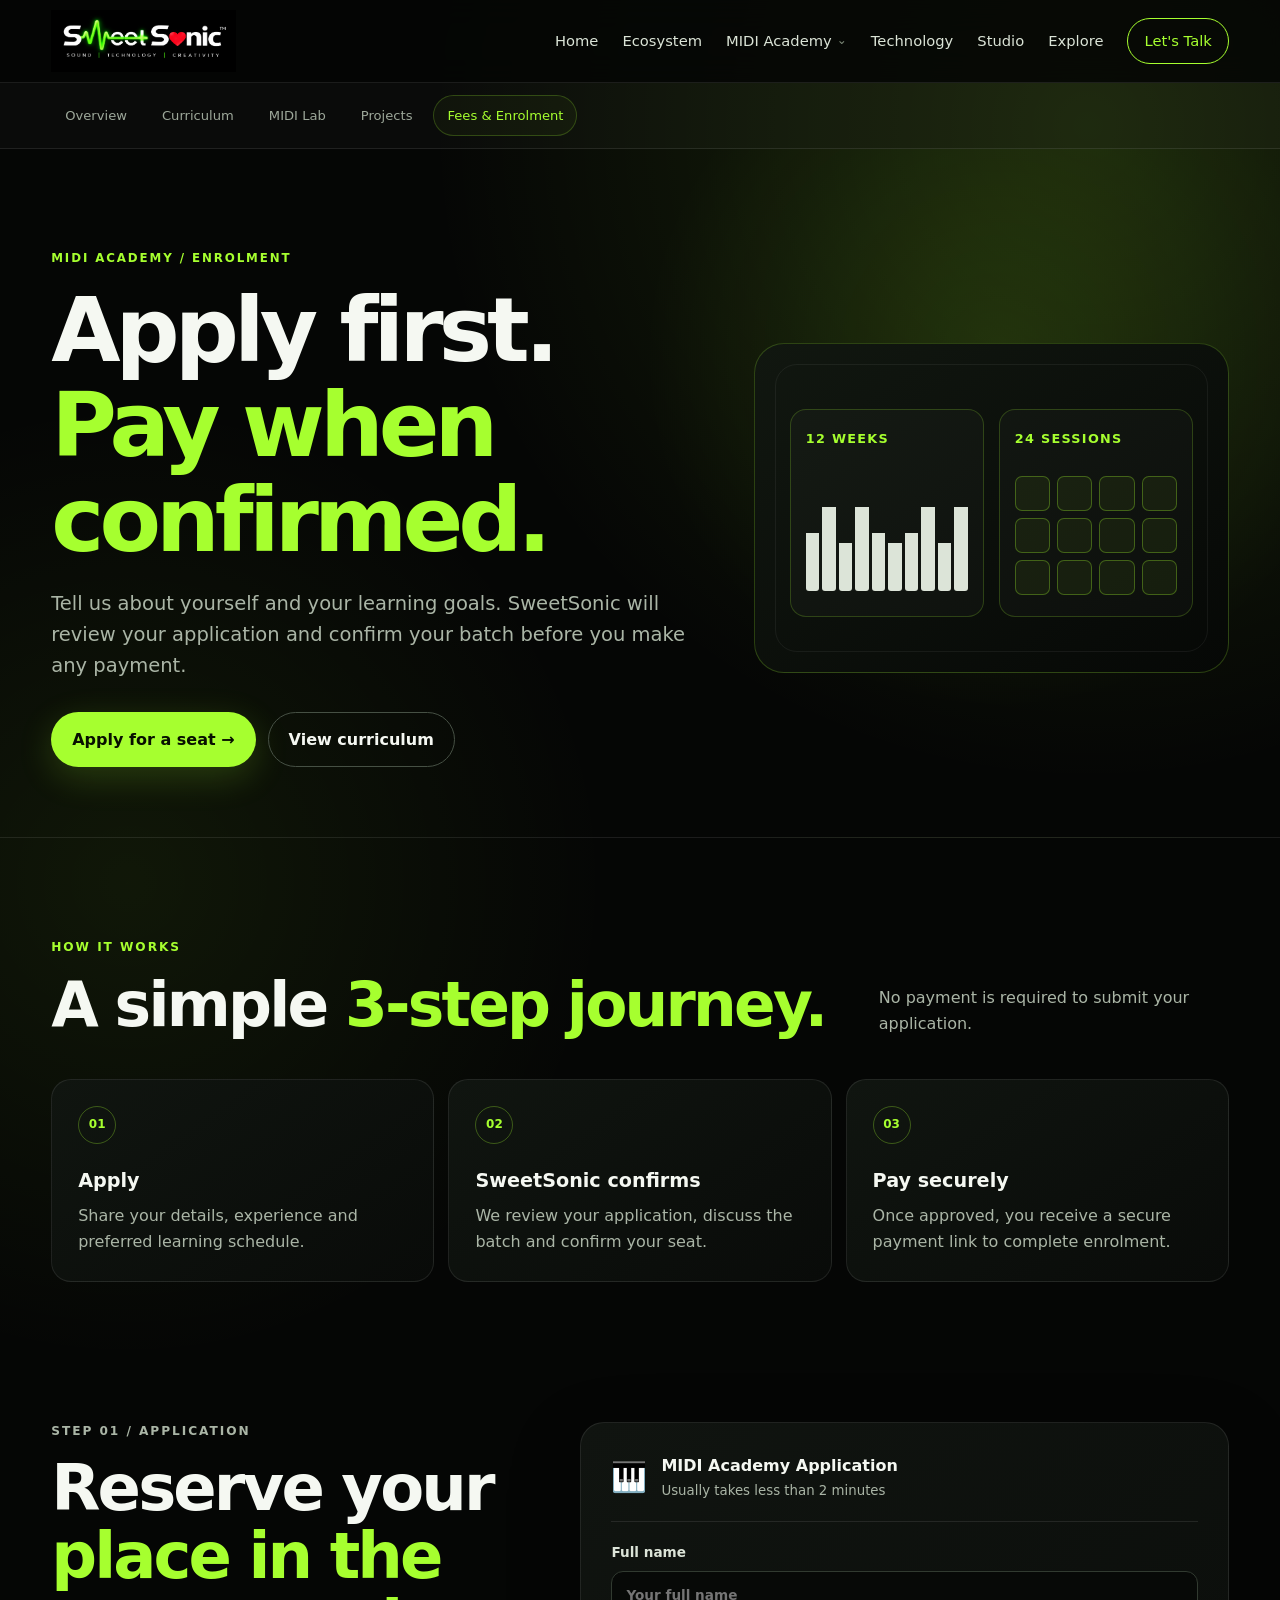
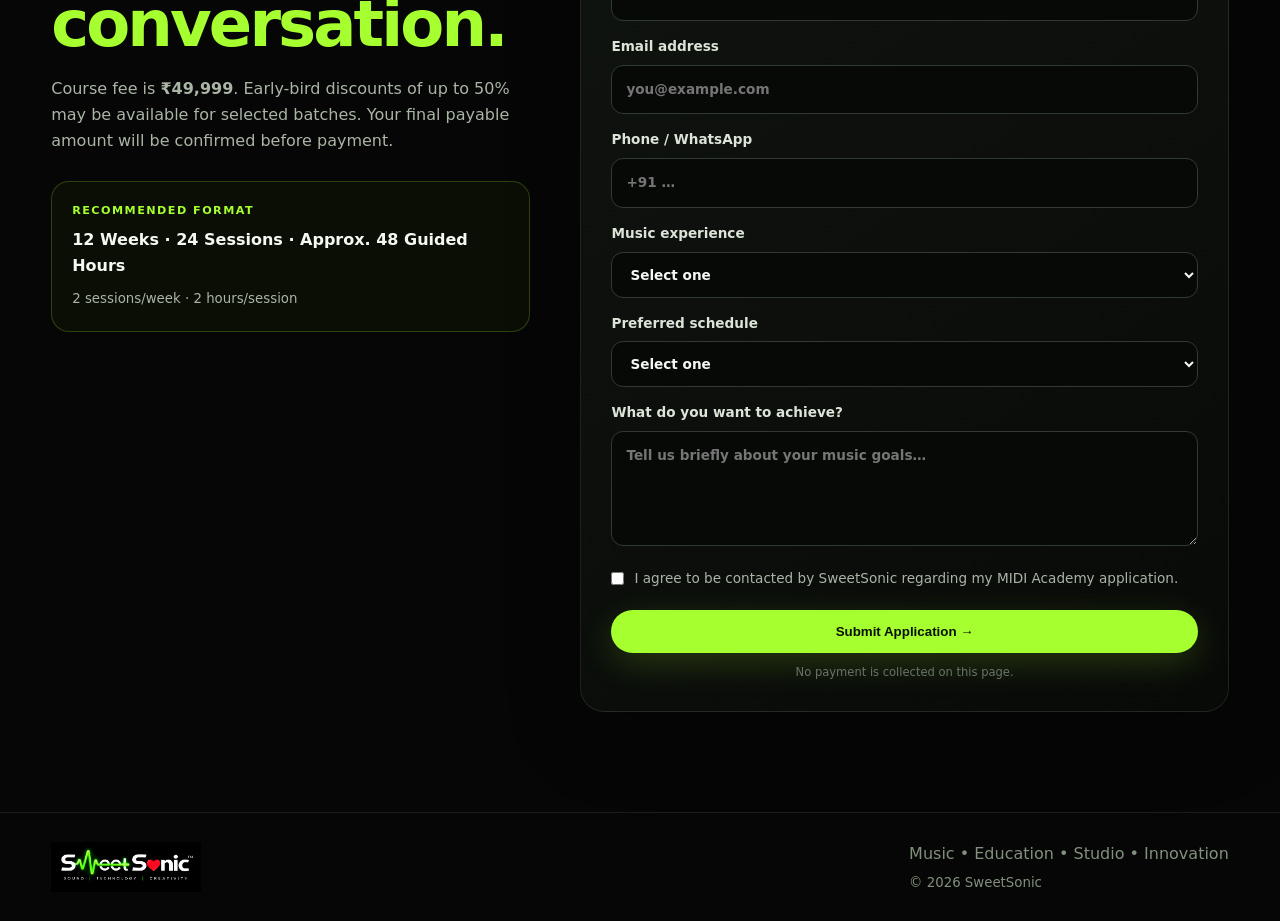
<file: midi-enrol.html>
<!doctype html><html lang="en"><head><meta charset="utf-8"><meta name="viewport" content="width=device-width,initial-scale=1">
<meta name="description" content="SweetSonic MIDI Academy — course information and enrolment.">
<meta name="theme-color" content="#050605"><title>MIDI Academy Fees & Enrolment — SweetSonic</title><link rel="stylesheet" href="styles.css"></head><body>
<header class="site-header"><div class="container nav">
<a class="brand" href="index.html#home" aria-label="SweetSonic home"><img src="assets/SweetSonicLogo.jpg?v=20260906" alt="SweetSonic logo"></a>
<button class="menu-toggle" aria-label="Open menu" aria-expanded="false">☰</button>
<nav class="nav-links" aria-label="Primary navigation">
<a href="index.html#home">Home</a><a href="index.html#ecosystem">Ecosystem</a>
<div class="nav-dropdown"><a class="nav-parent" href="midi-academy.html">MIDI Academy <span>⌄</span></a><div class="nav-menu">
<a href="midi-academy.html">Academy Overview</a><a href="midi-curriculum.html">Course Curriculum</a><a href="midi-lab.html">MIDI Lab</a><a href="midi-projects.html">Practical Projects</a><a href="dj-course.html">DJ Performance & Mixing</a><a href="midi-enrol.html">Fees & Enrolment</a></div></div>
<a href="index.html#ecosystem">Technology</a><a href="index.html#studio">Studio</a><a href="index.html#explore">Explore</a><a href="index.html#contact" class="nav-cta">Let's Talk</a>
</nav></div></header>
<div class="subnav"><div class="container subnav-inner"><a href="midi-academy.html">Overview</a><a href="midi-curriculum.html">Curriculum</a><a href="midi-lab.html">MIDI Lab</a><a href="midi-projects.html">Projects</a><a class="active" href="midi-enrol.html">Fees & Enrolment</a></div></div>
<main>
<section class="page-hero"><div class="container page-hero-grid"><div class="reveal"><p class="page-kicker">MIDI ACADEMY / ENROLMENT</p><h1>Apply first.<br><span>Pay when confirmed.</span></h1><p class="lead">Tell us about yourself and your learning goals. SweetSonic will review your application and confirm your batch before you make any payment.</p><div class="actions"><a class="btn btn-primary" href="#application">Apply for a seat →</a><a class="btn btn-ghost" href="midi-curriculum.html">View curriculum</a></div></div><div class="page-visual reveal"><div class="midi-console"><div class="midi-panel"><strong>12 WEEKS</strong><div class="midi-keys"><i></i><i></i><i></i><i></i><i></i><i></i><i></i><i></i><i></i><i></i></div></div><div class="midi-panel"><strong>24 SESSIONS</strong><div class="pad-grid"><i></i><i></i><i></i><i></i><i></i><i></i><i></i><i></i><i></i><i></i><i></i><i></i></div></div></div></div></div></section>

<section class="section"><div class="container">
<div class="section-heading reveal"><div><p class="eyebrow">HOW IT WORKS</p><h2>A simple <span>3-step journey.</span></h2></div><p>No payment is required to submit your application.</p></div>
<div class="payment-steps">
<div class="payment-step reveal"><b>01</b><strong>Apply</strong><span>Share your details, experience and preferred learning schedule.</span></div>
<div class="payment-step reveal"><b>02</b><strong>SweetSonic confirms</strong><span>We review your application, discuss the batch and confirm your seat.</span></div>
<div class="payment-step reveal"><b>03</b><strong>Pay securely</strong><span>Once approved, you receive a secure payment link to complete enrolment.</span></div>
</div>
</div></section>

<section id="application" class="section application-section"><div class="container application-layout">
<div class="application-copy reveal"><p class="eyebrow">STEP 01 / APPLICATION</p><h2>Reserve your <span>place in the conversation.</span></h2><p>Course fee is <strong>₹49,999</strong>. Early-bird discounts of up to 50% may be available for selected batches. Your final payable amount will be confirmed before payment.</p>
<div class="fee-card"><span>RECOMMENDED FORMAT</span><strong>12 Weeks · 24 Sessions · Approx. 48 Guided Hours</strong><small>2 sessions/week · 2 hours/session</small></div>
</div>
<form id="midiApplicationForm" class="application-form reveal">
<div class="form-title"><span>🎹</span><div><strong>MIDI Academy Application</strong><small>Usually takes less than 2 minutes</small></div></div>
<label>Full name<input name="name" required autocomplete="name" placeholder="Your full name"></label>
<label>Email address<input name="email" type="email" required autocomplete="email" placeholder="you@example.com"></label>
<label>Phone / WhatsApp<input name="phone" required autocomplete="tel" placeholder="+91 …"></label>
<label>Music experience<select name="experience" required><option value="">Select one</option><option>Beginner</option><option>Some experience</option><option>Intermediate</option><option>Advanced / Producer</option></select></label>
<label>Preferred schedule<select name="schedule" required><option value="">Select one</option><option>Weekday</option><option>Weekend</option><option>Flexible</option></select></label>
<label>What do you want to achieve? <textarea name="goal" rows="4" placeholder="Tell us briefly about your music goals…"></textarea></label>
<label class="check-row"><input type="checkbox" name="consent" required><span>I agree to be contacted by SweetSonic regarding my MIDI Academy application.</span></label>
<button class="btn btn-primary form-submit" type="submit">Submit Application →</button>
<p class="form-note">No payment is collected on this page.</p>
</form>
</div></section>

<section id="application-success" class="section success-section" hidden><div class="container"><div class="success-card reveal visible">
<div class="success-icon">✓</div><p class="eyebrow">APPLICATION RECEIVED</p><h2>You're <span>on the MIDI journey.</span></h2><p id="successMessage">Thanks. Your application has been received. SweetSonic will review your details and contact you before requesting payment.</p>
<div class="application-id"><span>APPLICATION ID</span><strong id="applicationId">SS-MIDI-000000</strong></div>
<div class="success-actions"><a class="btn btn-ghost" href="midi-academy.html">Explore the Academy</a><a class="btn btn-primary" href="mailto:info@sweetsonic.in?subject=MIDI%20Academy%20Application">Contact SweetSonic →</a></div>
</div></div></section>


</main>
<footer><div class="container footer-inner"><img src="assets/SweetSonicLogo.jpg?v=20260906" alt="SweetSonic" class="footer-logo"><div><span>Music • Education • Studio • Innovation</span><small>© <span id="year"></span> SweetSonic</small></div></div></footer>
<script src="script.js"></script><script src="midi-flow.js"></script></body></html>
</file>
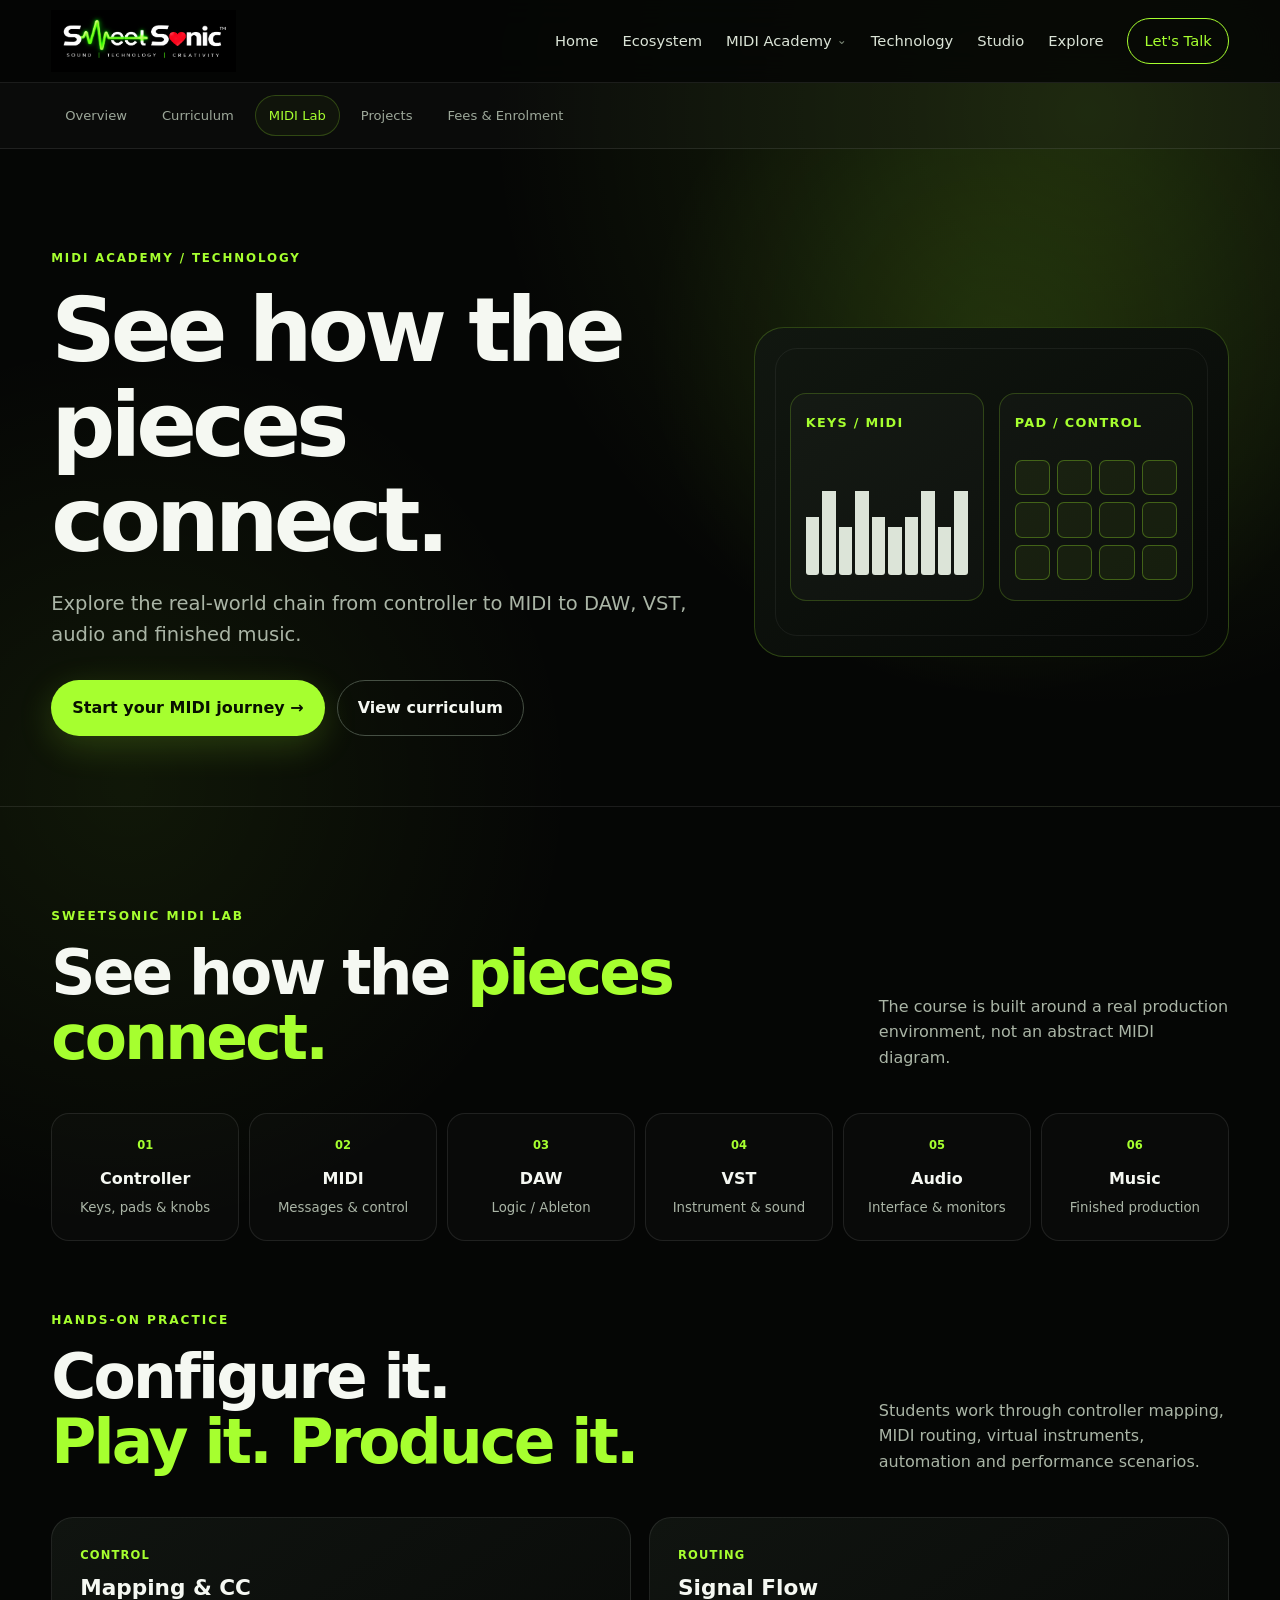
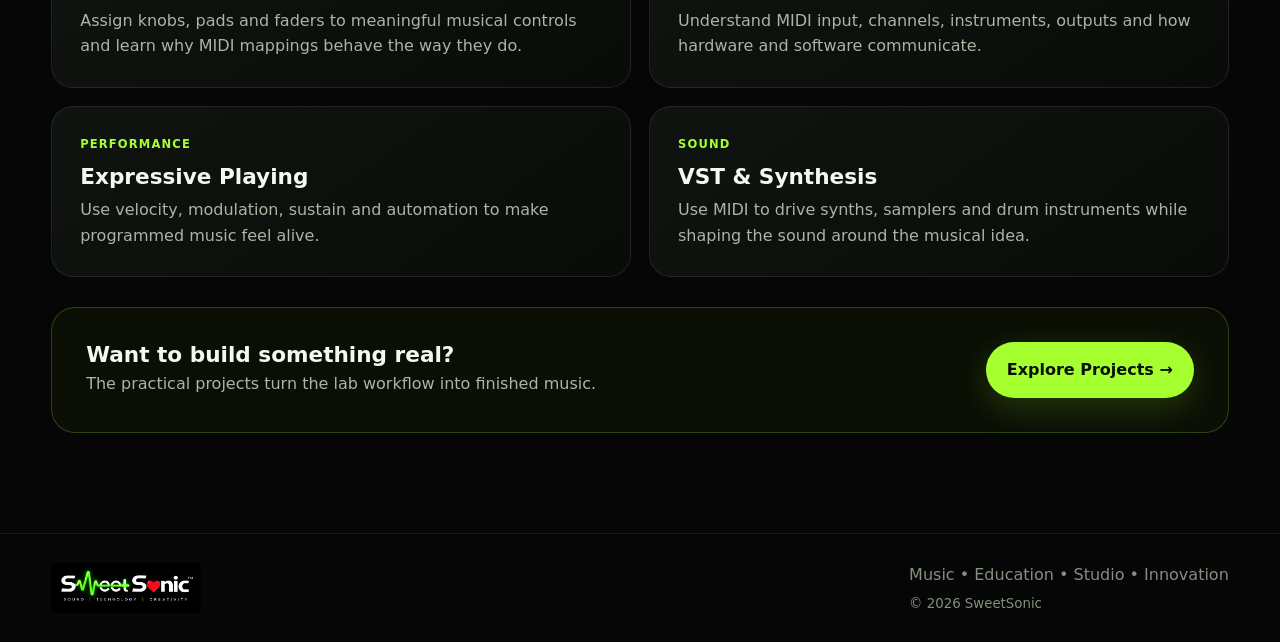
<file: midi-lab.html>
<!doctype html><html lang="en"><head><meta charset="utf-8"><meta name="viewport" content="width=device-width,initial-scale=1">
<meta name="description" content="SweetSonic MIDI Academy — practical MIDI, DAWs, controllers and music production courseware.">
<meta name="theme-color" content="#050605"><title>MIDI Lab — SweetSonic</title><link rel="stylesheet" href="styles.css"></head><body>
<header class="site-header">
  <div class="container nav">
    <a class="brand" href="index.html#home" aria-label="SweetSonic home"><img src="assets/SweetSonicLogo.jpg?v=20260906" alt="SweetSonic logo"></a>
    <button class="menu-toggle" aria-label="Open menu" aria-expanded="false">☰</button>
    <nav class="nav-links" aria-label="Primary navigation">
      <a href="index.html#home">Home</a>
      <a href="index.html#ecosystem">Ecosystem</a>
      <div class="nav-dropdown">
        <a class="nav-parent" href="midi-academy.html">MIDI Academy <span>⌄</span></a>
        <div class="nav-menu">
          <a href="midi-academy.html">Academy Overview</a>
          <a href="midi-curriculum.html">Course Curriculum</a>
          <a href="midi-lab.html">MIDI Lab</a>
          <a href="midi-projects.html">Practical Projects</a>
          <a href="midi-enrol.html">Fees & Enrolment</a>
        </div>
      </div>
      <a href="index.html#ecosystem">Technology</a>
      <a href="index.html#studio">Studio</a>
      <a href="index.html#explore">Explore</a>
      <a href="index.html#contact" class="nav-cta">Let's Talk</a>
    </nav>
  </div>
</header>
<div class="subnav"><div class="container subnav-inner">
<a class="" href="midi-academy.html">Overview</a>
<a class="" href="midi-curriculum.html">Curriculum</a>
<a class="active" href="midi-lab.html">MIDI Lab</a>
<a class="" href="midi-projects.html">Projects</a>
<a class="" href="midi-enrol.html">Fees & Enrolment</a>
</div></div>
<main>
<section class="page-hero"><div class="container page-hero-grid"><div class="reveal"><p class="page-kicker">MIDI ACADEMY / TECHNOLOGY</p><h1>See how the pieces connect.</h1><p class="lead">Explore the real-world chain from controller to MIDI to DAW, VST, audio and finished music.</p><div class="actions"><a class="btn btn-primary" href="midi-enrol.html">Start your MIDI journey →</a><a class="btn btn-ghost" href="midi-curriculum.html">View curriculum</a></div></div><div class="page-visual reveal"><div class="midi-console"><div class="midi-panel"><strong>KEYS / MIDI</strong><div class="midi-keys"><i></i><i></i><i></i><i></i><i></i><i></i><i></i><i></i><i></i><i></i></div></div><div class="midi-panel"><strong>PAD / CONTROL</strong><div class="pad-grid"><i></i><i></i><i></i><i></i><i></i><i></i><i></i><i></i><i></i><i></i><i></i><i></i></div></div></div></div></div></section>

<section class="section"><div class="container">
<div class="section-heading reveal"><div><p class="eyebrow">SWEETSONIC MIDI LAB</p><h2>See how the <span>pieces connect.</span></h2></div><p>The course is built around a real production environment, not an abstract MIDI diagram.</p></div>
<div class="lab-flow">
<div class="lab-node reveal"><b>01</b><strong>Controller</strong><small>Keys, pads & knobs</small></div>
<div class="lab-node reveal"><b>02</b><strong>MIDI</strong><small>Messages & control</small></div>
<div class="lab-node reveal"><b>03</b><strong>DAW</strong><small>Logic / Ableton</small></div>
<div class="lab-node reveal"><b>04</b><strong>VST</strong><small>Instrument & sound</small></div>
<div class="lab-node reveal"><b>05</b><strong>Audio</strong><small>Interface & monitors</small></div>
<div class="lab-node reveal"><b>06</b><strong>Music</strong><small>Finished production</small></div>
</div>
<div class="section-heading reveal" style="margin-top:70px"><div><p class="eyebrow">HANDS-ON PRACTICE</p><h2>Configure it.<br><span>Play it. Produce it.</span></h2></div><p>Students work through controller mapping, MIDI routing, virtual instruments, automation and performance scenarios.</p></div>
<div class="content-grid">
<article class="content-card reveal"><b>CONTROL</b><h3>Mapping & CC</h3><p>Assign knobs, pads and faders to meaningful musical controls and learn why MIDI mappings behave the way they do.</p></article>
<article class="content-card reveal"><b>ROUTING</b><h3>Signal Flow</h3><p>Understand MIDI input, channels, instruments, outputs and how hardware and software communicate.</p></article>
<article class="content-card reveal"><b>PERFORMANCE</b><h3>Expressive Playing</h3><p>Use velocity, modulation, sustain and automation to make programmed music feel alive.</p></article>
<article class="content-card reveal"><b>SOUND</b><h3>VST & Synthesis</h3><p>Use MIDI to drive synths, samplers and drum instruments while shaping the sound around the musical idea.</p></article>
</div>
<div class="cta-panel reveal"><div><h3>Want to build something real?</h3><p>The practical projects turn the lab workflow into finished music.</p></div><a class="btn btn-primary" href="midi-projects.html">Explore Projects →</a></div>
</div></section>
</main><footer><div class="container footer-inner"><img src="assets/SweetSonicLogo.jpg?v=20260906" alt="SweetSonic" class="footer-logo"><div><span>Music • Education • Studio • Innovation</span><small>© <span id="year"></span> SweetSonic</small></div></div></footer><script src="script.js"></script></body></html>
</file>
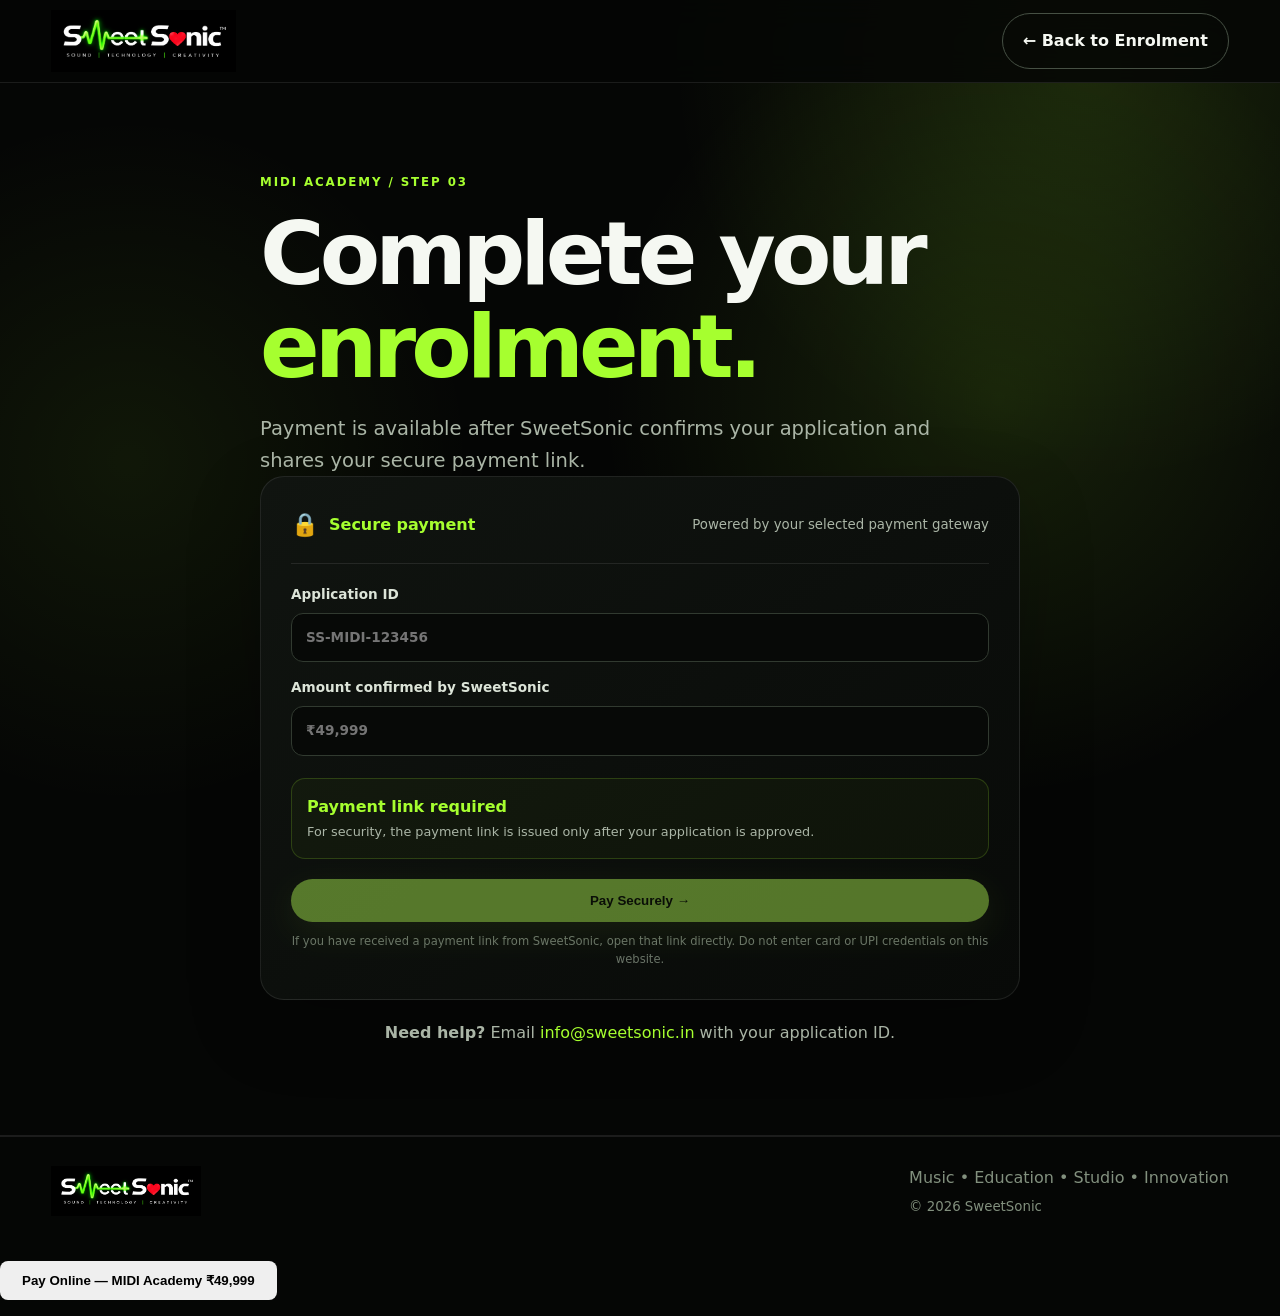
<file: midi-payment.html>
<!doctype html><html lang="en"><head><meta charset="utf-8"><meta name="viewport" content="width=device-width,initial-scale=1"><meta name="theme-color" content="#050605"><title>MIDI Academy Payment — SweetSonic</title><link rel="stylesheet" href="styles.css"><script src="sweetsonic-payment.js" defer></script>
</head><body>
<header class="site-header"><div class="container nav"><a class="brand" href="index.html"><img src="assets/SweetSonicLogo.jpg" alt="SweetSonic logo"></a><a class="btn btn-ghost" href="midi-enrol.html">← Back to Enrolment</a></div></header>
<main><section class="page-hero compact-hero"><div class="container narrow">
<p class="page-kicker">MIDI ACADEMY / STEP 03</p><h1>Complete your <span>enrolment.</span></h1><p class="lead">Payment is available after SweetSonic confirms your application and shares your secure payment link.</p>
<div class="payment-card">
<div class="secure-line"><span>🔒</span><strong>Secure payment</strong><small>Powered by your selected payment gateway</small></div>
<label>Application ID<input id="paymentApplicationId" placeholder="SS-MIDI-123456"></label>
<label>Amount confirmed by SweetSonic<input id="paymentAmount" placeholder="₹49,999" inputmode="numeric"></label>
<div class="payment-status" id="paymentStatus"><b>Payment link required</b><span>For security, the payment link is issued only after your application is approved.</span></div>
<button id="payButton" class="btn btn-primary form-submit" type="button" disabled>Pay Securely →</button>
<p class="form-note">If you have received a payment link from SweetSonic, open that link directly. Do not enter card or UPI credentials on this website.</p>
</div>
<div class="payment-help"><strong>Need help?</strong> Email <a href="mailto:info@sweetsonic.in">info@sweetsonic.in</a> with your application ID.</div>
</div></section></main>
<footer><div class="container footer-inner"><img src="assets/SweetSonicLogo.jpg" alt="SweetSonic" class="footer-logo"><div><span>Music • Education • Studio • Innovation</span><small>© <span id="year"></span> SweetSonic</small></div></div></footer>
<script src="script.js"></script><script src="midi-flow.js"></script>
<div class="sweetsonic-payment-cta" style="margin:16px 0;">
  <button type="button"
    onclick="SweetSonicPayment.startCheckout({amount:49999,item:'MIDI Academy Course'})"
    style="cursor:pointer;padding:12px 22px;border:0;border-radius:8px;font-weight:700;">
    Pay Online — MIDI Academy ₹49,999
  </button>
</div>

</body></html>
</file>
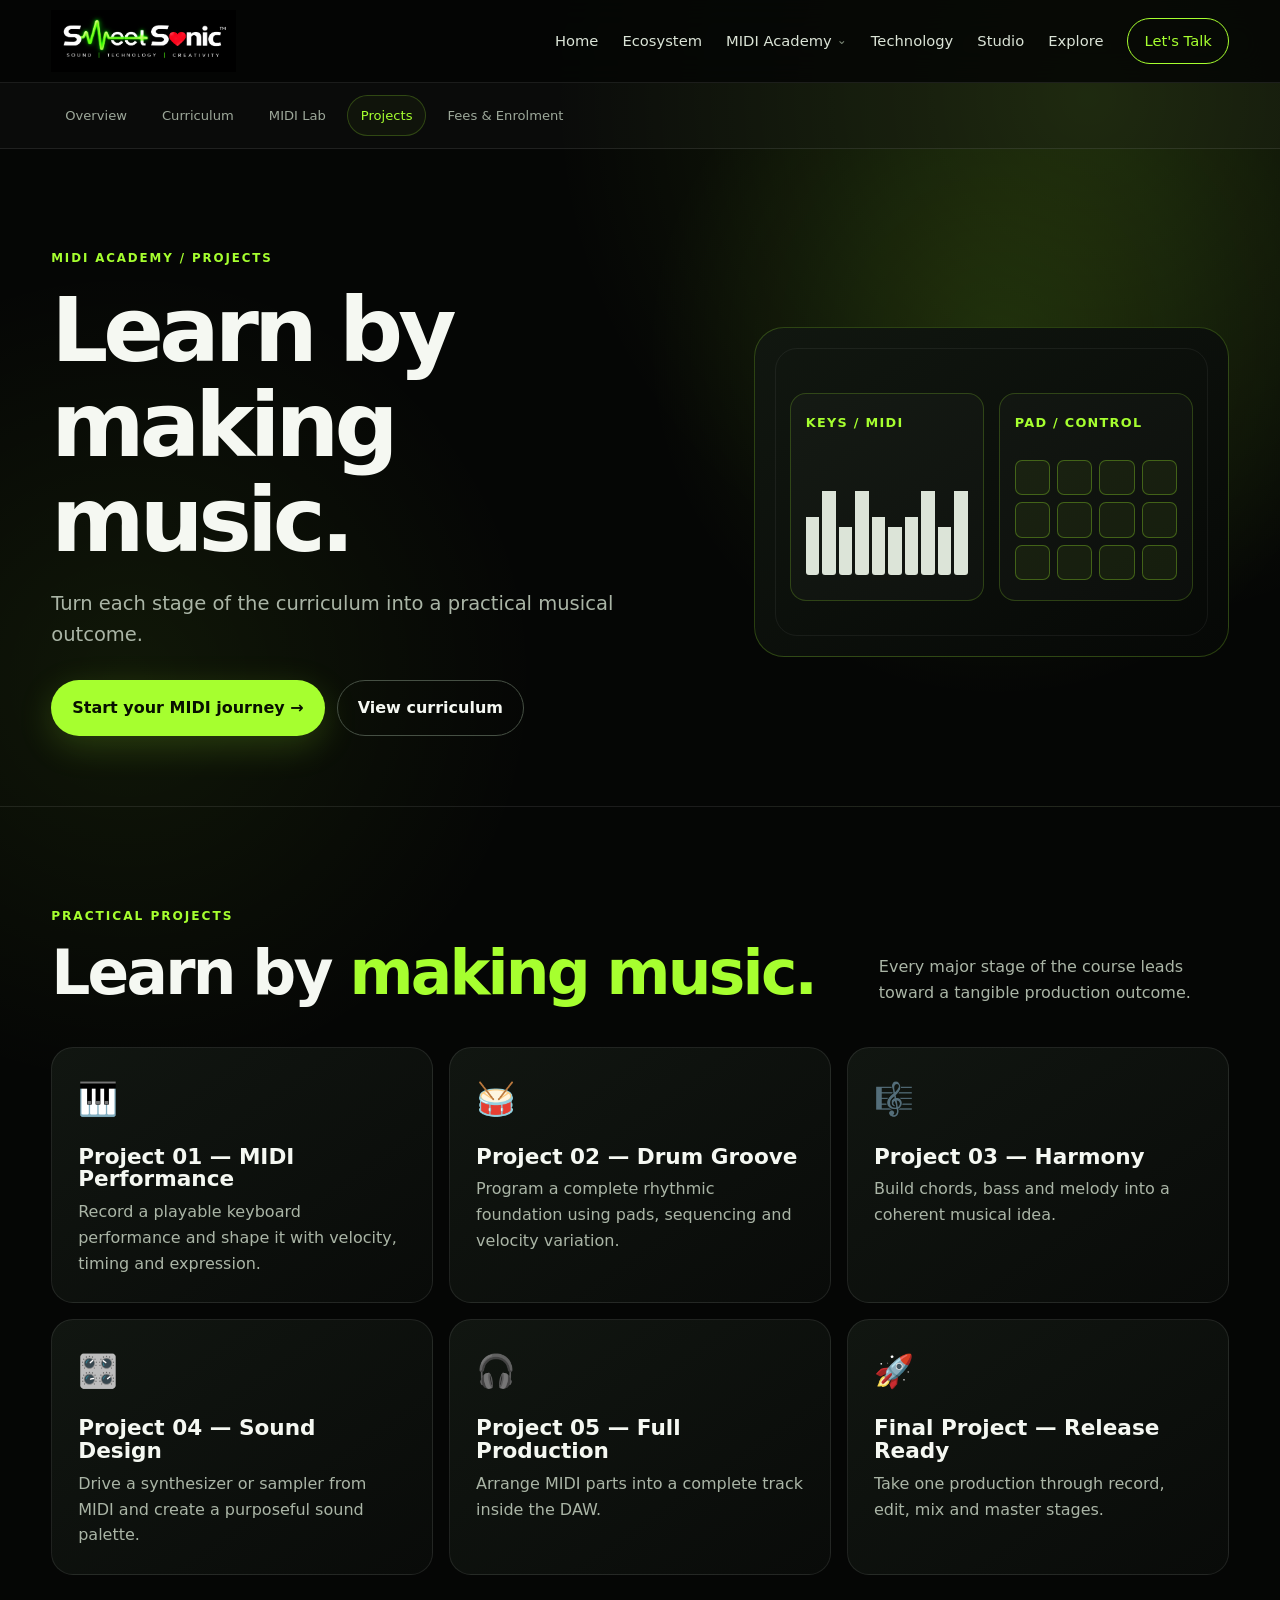
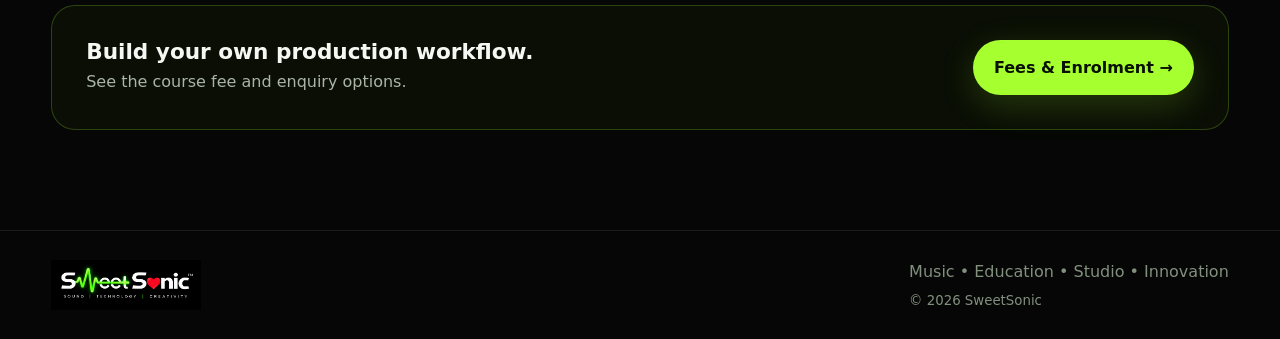
<file: midi-projects.html>
<!doctype html><html lang="en"><head><meta charset="utf-8"><meta name="viewport" content="width=device-width,initial-scale=1">
<meta name="description" content="SweetSonic MIDI Academy — practical MIDI, DAWs, controllers and music production courseware.">
<meta name="theme-color" content="#050605"><title>MIDI Practical Projects — SweetSonic</title><link rel="stylesheet" href="styles.css"></head><body>
<header class="site-header">
  <div class="container nav">
    <a class="brand" href="index.html#home" aria-label="SweetSonic home"><img src="assets/SweetSonicLogo.jpg?v=20260906" alt="SweetSonic logo"></a>
    <button class="menu-toggle" aria-label="Open menu" aria-expanded="false">☰</button>
    <nav class="nav-links" aria-label="Primary navigation">
      <a href="index.html#home">Home</a>
      <a href="index.html#ecosystem">Ecosystem</a>
      <div class="nav-dropdown">
        <a class="nav-parent" href="midi-academy.html">MIDI Academy <span>⌄</span></a>
        <div class="nav-menu">
          <a href="midi-academy.html">Academy Overview</a>
          <a href="midi-curriculum.html">Course Curriculum</a>
          <a href="midi-lab.html">MIDI Lab</a>
          <a href="midi-projects.html">Practical Projects</a>
          <a href="midi-enrol.html">Fees & Enrolment</a>
        </div>
      </div>
      <a href="index.html#ecosystem">Technology</a>
      <a href="index.html#studio">Studio</a>
      <a href="index.html#explore">Explore</a>
      <a href="index.html#contact" class="nav-cta">Let's Talk</a>
    </nav>
  </div>
</header>
<div class="subnav"><div class="container subnav-inner">
<a class="" href="midi-academy.html">Overview</a>
<a class="" href="midi-curriculum.html">Curriculum</a>
<a class="" href="midi-lab.html">MIDI Lab</a>
<a class="active" href="midi-projects.html">Projects</a>
<a class="" href="midi-enrol.html">Fees & Enrolment</a>
</div></div>
<main>
<section class="page-hero"><div class="container page-hero-grid"><div class="reveal"><p class="page-kicker">MIDI ACADEMY / PROJECTS</p><h1>Learn by making music.</h1><p class="lead">Turn each stage of the curriculum into a practical musical outcome.</p><div class="actions"><a class="btn btn-primary" href="midi-enrol.html">Start your MIDI journey →</a><a class="btn btn-ghost" href="midi-curriculum.html">View curriculum</a></div></div><div class="page-visual reveal"><div class="midi-console"><div class="midi-panel"><strong>KEYS / MIDI</strong><div class="midi-keys"><i></i><i></i><i></i><i></i><i></i><i></i><i></i><i></i><i></i><i></i></div></div><div class="midi-panel"><strong>PAD / CONTROL</strong><div class="pad-grid"><i></i><i></i><i></i><i></i><i></i><i></i><i></i><i></i><i></i><i></i><i></i><i></i></div></div></div></div></div></section>

<section class="section"><div class="container">
<div class="section-heading reveal"><div><p class="eyebrow">PRACTICAL PROJECTS</p><h2>Learn by <span>making music.</span></h2></div><p>Every major stage of the course leads toward a tangible production outcome.</p></div>
<div class="project-grid">
<article class="project-card reveal"><div class="project-icon">🎹</div><h3>Project 01 — MIDI Performance</h3><p>Record a playable keyboard performance and shape it with velocity, timing and expression.</p></article>
<article class="project-card reveal"><div class="project-icon">🥁</div><h3>Project 02 — Drum Groove</h3><p>Program a complete rhythmic foundation using pads, sequencing and velocity variation.</p></article>
<article class="project-card reveal"><div class="project-icon">🎼</div><h3>Project 03 — Harmony</h3><p>Build chords, bass and melody into a coherent musical idea.</p></article>
<article class="project-card reveal"><div class="project-icon">🎛️</div><h3>Project 04 — Sound Design</h3><p>Drive a synthesizer or sampler from MIDI and create a purposeful sound palette.</p></article>
<article class="project-card reveal"><div class="project-icon">🎧</div><h3>Project 05 — Full Production</h3><p>Arrange MIDI parts into a complete track inside the DAW.</p></article>
<article class="project-card reveal"><div class="project-icon">🚀</div><h3>Final Project — Release Ready</h3><p>Take one production through record, edit, mix and master stages.</p></article>
</div>
<div class="cta-panel reveal"><div><h3>Build your own production workflow.</h3><p>See the course fee and enquiry options.</p></div><a class="btn btn-primary" href="midi-enrol.html">Fees & Enrolment →</a></div>
</div></section>
</main><footer><div class="container footer-inner"><img src="assets/SweetSonicLogo.jpg?v=20260906" alt="SweetSonic" class="footer-logo"><div><span>Music • Education • Studio • Innovation</span><small>© <span id="year"></span> SweetSonic</small></div></div></footer><script src="script.js"></script></body></html>
</file>
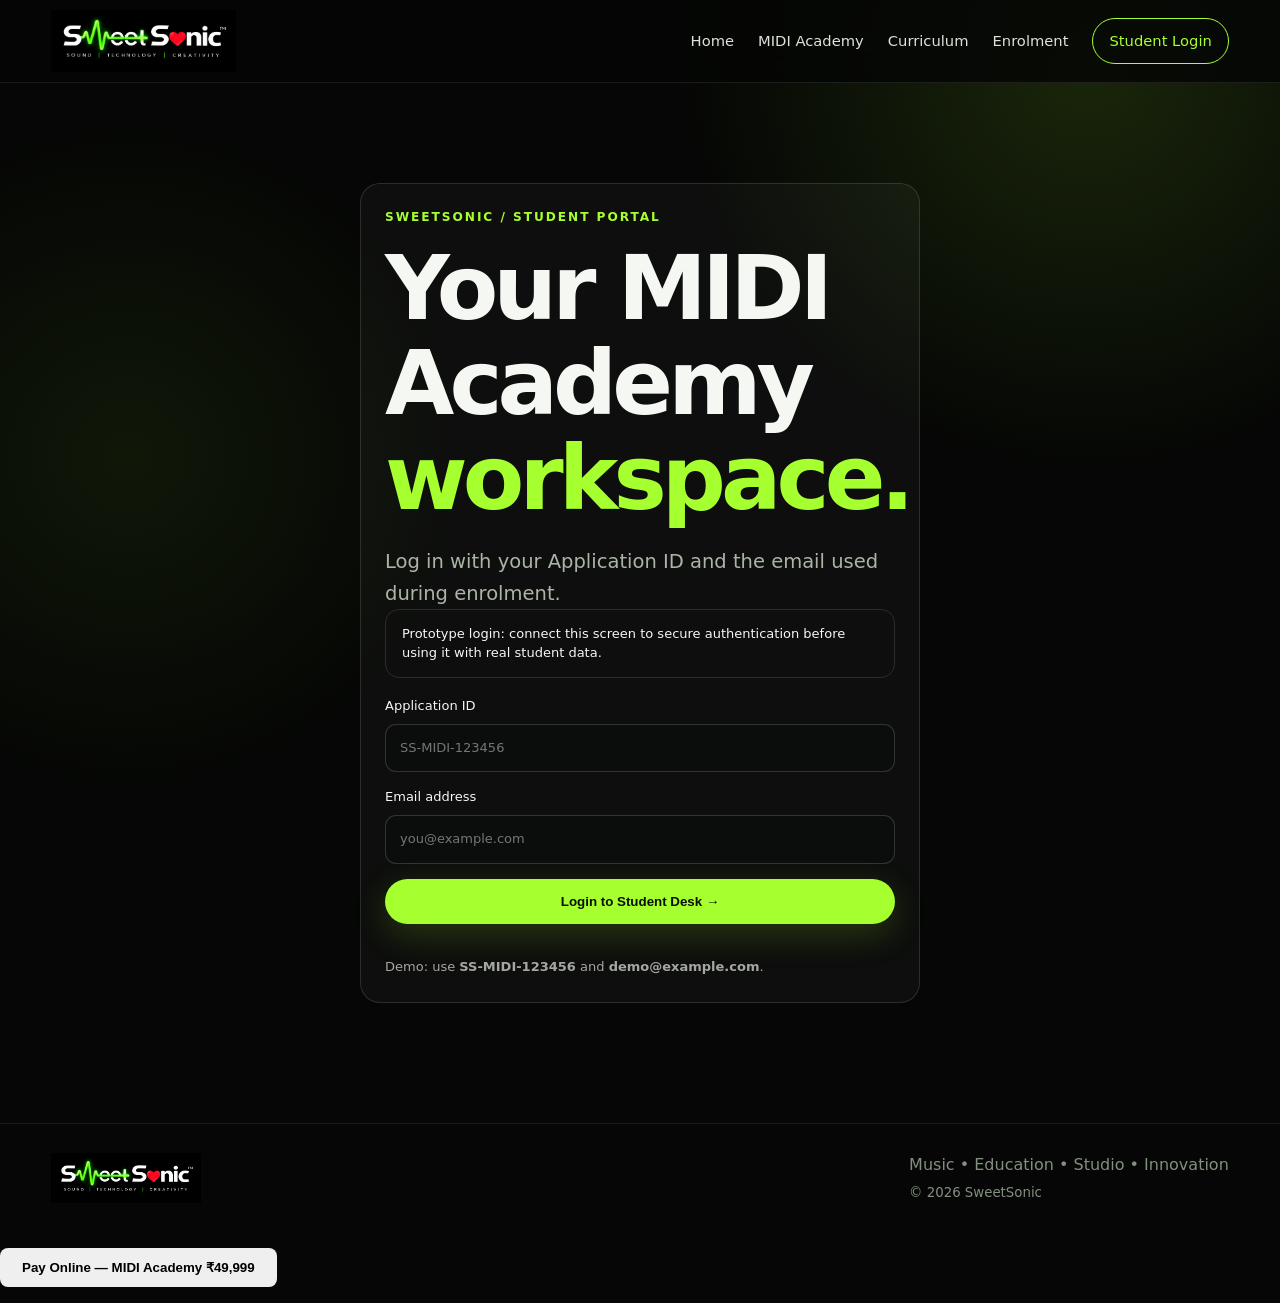
<file: midi-student.html>
<!doctype html><html lang="en"><head><meta charset="utf-8"><meta name="viewport" content="width=device-width,initial-scale=1"><meta name="theme-color" content="#050605"><title>Student Portal — SweetSonic MIDI Academy</title><link rel="stylesheet" href="styles.css"><style>
.portal{padding:70px 0 90px}.portal-head{display:flex;justify-content:space-between;gap:20px;align-items:flex-end;margin-bottom:28px}.portal-actions{display:flex;gap:10px;flex-wrap:wrap}.portal-grid{display:grid;grid-template-columns:1.4fr .8fr;gap:18px}.portal-card{padding:24px;border:1px solid rgba(255,255,255,.12);border-radius:20px;background:rgba(255,255,255,.035)}.login-card{max-width:560px;margin:30px auto}.form-stack{display:grid;gap:15px}.form-stack label{display:grid;gap:7px;font-size:13px}.form-stack input,.form-stack select,.form-stack textarea{padding:13px 14px;border-radius:11px;border:1px solid rgba(255,255,255,.16);background:#0b0d0c;color:inherit;font:inherit}.muted{opacity:.65;font-size:13px}.status-pill{display:inline-flex;padding:6px 10px;border-radius:999px;background:rgba(255,255,255,.1);font-size:12px}.slot{font-size:28px;font-weight:700;margin:8px 0}.schedule-meta{display:grid;grid-template-columns:repeat(2,1fr);gap:14px;margin-top:18px}.meta span{display:block;font-size:11px;text-transform:uppercase;letter-spacing:.1em;opacity:.55;margin-bottom:5px}.meta strong{font-size:15px}.session-list{display:grid;gap:10px}.session{display:grid;grid-template-columns:60px 1fr auto;gap:12px;align-items:center;padding:14px;border:1px solid rgba(255,255,255,.09);border-radius:14px}.session-no{font-weight:700}.session small{display:block;opacity:.55;margin-top:3px}.done{opacity:.6}.project-drop{border:1px dashed rgba(255,255,255,.25);border-radius:16px;padding:20px;text-align:center}.file-list{display:grid;gap:9px;margin-top:15px}.file-row{display:flex;justify-content:space-between;gap:12px;padding:12px;border-radius:12px;background:rgba(255,255,255,.04)}.notice{padding:14px 16px;border-radius:14px;border:1px solid rgba(255,255,255,.12);font-size:13px;line-height:1.5;margin-bottom:18px}.hidden{display:none!important}@media(max-width:850px){.portal-grid{grid-template-columns:1fr}.portal-head{align-items:flex-start;flex-direction:column}.session{grid-template-columns:48px 1fr}.session .status-pill{grid-column:2;justify-self:start}.schedule-meta{grid-template-columns:1fr}}
</style><script src="sweetsonic-payment.js" defer></script>
</head><body>
<header class="site-header"><div class="container nav"><a class="brand" href="index.html"><img src="assets/SweetSonicLogo.jpg" alt="SweetSonic logo"></a><button class="menu-toggle" aria-label="Open menu" aria-expanded="false">☰</button><nav class="nav-links" aria-label="Primary navigation"><a href="index.html#home">Home</a><a href="midi-academy.html">MIDI Academy</a><a href="midi-curriculum.html">Curriculum</a><a href="midi-enrol.html">Enrolment</a><a href="midi-student.html" class="nav-cta">Student Login</a></nav></div></header>
<main class="portal"><div class="container">
<section id="loginView" class="login-card portal-card"><p class="eyebrow">SWEETSONIC / STUDENT PORTAL</p><h1>Your MIDI Academy <span>workspace.</span></h1><p class="lead">Log in with your Application ID and the email used during enrolment.</p><div class="notice">Prototype login: connect this screen to secure authentication before using it with real student data.</div><form id="loginForm" class="form-stack"><label>Application ID<input id="loginId" required placeholder="SS-MIDI-123456"></label><label>Email address<input id="loginEmail" type="email" required placeholder="you@example.com"></label><button class="btn btn-primary" type="submit">Login to Student Desk →</button><p id="loginError" class="muted"></p></form><p class="muted" style="margin-top:18px">Demo: use <strong>SS-MIDI-123456</strong> and <strong>demo@example.com</strong>.</p></section>
<section id="dashboardView" class="hidden"><div class="portal-head"><div><p class="eyebrow">STUDENT DESK</p><h1>Welcome, <span id="studentName">Student</span>.</h1><p class="lead">Your batch, sessions, learning progress and project workspace.</p></div><div class="portal-actions"><a class="btn btn-ghost" href="midi-curriculum.html">View curriculum</a><button class="btn btn-ghost" id="logoutBtn">Log out</button></div></div>
<div class="notice"><strong id="portalStatus">Enrolled</strong> · Application <span id="portalId"></span>. Keep this ID for support and payment references.</div>
<div class="portal-grid"><div class="portal-card"><p class="eyebrow">YOUR SLOT</p><h2 id="batchName">MIDI Academy — Weekend Batch</h2><div class="slot" id="slotTime">Saturday & Sunday · 10:00 AM–12:00 PM</div><div class="schedule-meta"><div class="meta"><span>Faculty</span><strong id="faculty">SweetSonic MIDI Faculty</strong></div><div class="meta"><span>Start date</span><strong id="startDate">To be confirmed</strong></div><div class="meta"><span>Sessions</span><strong>24 sessions</strong></div><div class="meta"><span>Duration</span><strong>12 weeks</strong></div></div></div>
<div class="portal-card"><p class="eyebrow">YOUR PROGRESS</p><h2><span id="progressCount">0</span> / 24 sessions</h2><div class="muted" id="progressText">Your session progress will appear here.</div><div style="margin-top:18px;height:9px;border-radius:99px;background:rgba(255,255,255,.08);overflow:hidden"><div id="progressBar" style="height:100%;width:0%;background:currentColor"></div></div></div>
<div class="portal-card"><p class="eyebrow">SESSION PLAN</p><h2>Upcoming & completed sessions</h2><div id="sessionList" class="session-list"></div></div>
<div class="portal-card"><p class="eyebrow">MINOR PROJECTS</p><h2>Upload your work</h2><p class="muted">Submit MIDI files, project archives, PDFs, stems or other coursework for faculty review.</p><div class="project-drop"><input id="projectFiles" type="file" multiple><p class="muted">Files are attached to your student workspace in this prototype.</p></div><div id="fileList" class="file-list"></div></div>
</div></section></div></main>
<footer><div class="container footer-inner"><img src="assets/SweetSonicLogo.jpg" alt="SweetSonic" class="footer-logo"><div><span>Music • Education • Studio • Innovation</span><small>© <span id="year"></span> SweetSonic</small></div></div></footer>
<script src="script.js"></script><script src="midi-student.js"></script>
<div class="sweetsonic-payment-cta" style="margin:16px 0;">
  <button type="button"
    onclick="SweetSonicPayment.startCheckout({amount:49999,item:'MIDI Academy Course'})"
    style="cursor:pointer;padding:12px 22px;border:0;border-radius:8px;font-weight:700;">
    Pay Online — MIDI Academy ₹49,999
  </button>
</div>

</body></html>
</file>
<file: styles.css>
:root{
  --green:#a6ff2f;--green2:#72cf00;--red:#ff2633;--bg:#050605;--panel:#0d100d;
  --panel2:#121712;--text:#f5f8f2;--muted:#aab5a6;--line:rgba(255,255,255,.09);
  --max:1180px;
}
*{box-sizing:border-box;margin:0;padding:0}
html{scroll-behavior:smooth}
body{font-family:Inter,ui-sans-serif,system-ui,-apple-system,BlinkMacSystemFont,"Segoe UI",sans-serif;background:
radial-gradient(circle at 85% 5%,rgba(166,255,47,.13),transparent 25%),
radial-gradient(circle at 10% 35%,rgba(166,255,47,.07),transparent 24%),var(--bg);
color:var(--text);line-height:1.6;overflow-x:hidden}
a{text-decoration:none;color:inherit}.container{width:min(92%,var(--max));margin:auto}
.site-header{position:sticky;top:0;z-index:100;background:rgba(5,6,5,.86);backdrop-filter:blur(16px);border-bottom:1px solid var(--line)}
.nav{min-height:82px;display:flex;align-items:center;justify-content:space-between;gap:24px}
.brand{display:flex;align-items:center;min-width:0}.brand img{width:185px;height:auto;max-height:62px;object-fit:contain;display:block}
.nav-links{display:flex;align-items:center;gap:24px;font-size:.92rem;color:#dbe4d7}
.nav-links a{transition:.2s}.nav-links a:hover{color:var(--green)}
.nav-cta{border:1px solid var(--green);padding:10px 16px;border-radius:999px;color:var(--green)!important}
.menu-toggle{display:none;background:none;border:0;color:white;font-size:1.7rem}
.section{padding:100px 0}.section-grid{width:min(92%,var(--max));margin:auto}
.hero{min-height:calc(100vh - 82px);display:grid;grid-template-columns:1.05fr .95fr;gap:50px;align-items:center;padding-top:70px;padding-bottom:80px}
.eyebrow{color:var(--green);letter-spacing:.16em;text-transform:uppercase;font-size:.76rem;font-weight:900;margin-bottom:14px}
h1,h2,h3{line-height:1.06}h1{font-size:clamp(3.2rem,7vw,6.8rem);letter-spacing:-.055em}
h1 span,h2 span{color:var(--green)}
h2{font-size:clamp(2.4rem,4.8vw,4.5rem);letter-spacing:-.045em}
h3{font-size:1.35rem}.hero-lead,.lead{color:var(--muted);font-size:clamp(1.05rem,1.7vw,1.22rem);max-width:680px;margin-top:20px}
.actions{display:flex;gap:12px;flex-wrap:wrap;margin-top:30px}.btn{display:inline-flex;align-items:center;justify-content:center;gap:10px;padding:14px 20px;border-radius:999px;font-weight:900;transition:.25s;border:1px solid transparent}
.btn-primary{background:var(--green);color:#081000;box-shadow:0 10px 35px rgba(166,255,47,.18)}.btn-primary:hover{transform:translateY(-2px);filter:brightness(1.06)}
.btn-ghost{border-color:#465044;color:var(--text)}.whatsapp-btn{border-color:#465044}.btn-ghost:hover{border-color:var(--green);color:var(--green)}
.micro-proof{display:flex;gap:13px;align-items:center;color:#cbd4c8;font-size:.9rem;margin-top:30px}.micro-proof i{width:4px;height:4px;background:#556052;border-radius:50%}
.hero-visual{min-height:500px;position:relative;display:grid;place-items:center}
.orb{position:absolute;border-radius:50%;filter:blur(2px);border:1px solid rgba(166,255,47,.3)}.orb-a{width:210px;height:210px;right:0;top:30px;box-shadow:0 0 80px rgba(166,255,47,.12)}.orb-b{width:120px;height:120px;left:10px;bottom:40px;box-shadow:0 0 60px rgba(255,38,51,.12);border-color:rgba(255,38,51,.22)}
.positioning{border-top:1px solid var(--line);border-bottom:1px solid var(--line);background:rgba(255,255,255,.018)}.positioning-inner{padding:55px 0}.positioning h2{font-size:clamp(2rem,4vw,3.6rem);max-width:820px}.positioning p:last-child{color:var(--muted);margin-top:15px;max-width:650px}
.section-heading{display:flex;justify-content:space-between;gap:40px;align-items:end;margin-bottom:42px}.section-heading>p{color:var(--muted);max-width:350px}
.eco-grid{display:grid;grid-template-columns:repeat(3,1fr);gap:18px}.eco-card{min-height:330px;padding:30px;border:1px solid var(--line);background:linear-gradient(145deg,#101410,#090b09);border-radius:24px;position:relative;transition:.3s}.eco-card:hover{transform:translateY(-6px);border-color:rgba(166,255,47,.35)}.card-number{position:absolute;top:25px;right:25px;color:#566151;font-size:.78rem}.icon{font-size:2.2rem;margin-bottom:45px}.eco-card h3{margin-bottom:12px}.eco-card p{color:var(--muted);min-height:92px}.eco-card a{color:var(--green);font-weight:800}
.dark-band{background:linear-gradient(180deg,#0a0e0a,#070907);border-top:1px solid var(--line);border-bottom:1px solid var(--line)}.money-grid{display:grid;grid-template-columns:1.2fr .8fr;gap:70px;align-items:start}.feature-list{margin-top:35px;display:grid;gap:16px}.feature-list>div{display:grid;grid-template-columns:45px 1fr;gap:12px;padding-bottom:15px;border-bottom:1px solid var(--line)}.feature-list b{color:var(--green)}.feature-list strong,.feature-list small{display:block}.feature-list small{color:var(--muted);margin-top:4px}.price-card{background:linear-gradient(145deg,#151b14,#0a0d0a);border:1px solid rgba(166,255,47,.32);border-radius:26px;padding:32px;box-shadow:0 25px 80px rgba(0,0,0,.3)}.price{font-size:clamp(3rem,6vw,5rem);font-weight:950;letter-spacing:-.06em;margin:12px 0}.price-card>p{color:var(--muted)}.price-card strong{color:var(--green)}.price-divider{height:1px;background:var(--line);margin:26px 0}.small{font-size:.9rem}.full{width:100%;margin-top:18px}
.studio-grid{display:grid;grid-template-columns:1fr 1fr;gap:70px;align-items:center}.studio-visual{min-height:420px;display:grid;place-items:center}.console{width:min(100%,510px);height:320px;border-radius:25px;background:linear-gradient(155deg,#202620,#0a0d0a);border:1px solid #354034;transform:perspective(900px) rotateX(12deg) rotateY(-8deg);box-shadow:0 40px 70px rgba(0,0,0,.45);padding:25px}.console-screen{height:85px;border:1px solid rgba(166,255,47,.25);border-radius:12px;display:grid;place-items:center;text-align:center;color:var(--green);font-weight:900;letter-spacing:.12em;background:#070a07;box-shadow:inset 0 0 30px rgba(166,255,47,.06)}.console-screen small{font-size:.55rem;color:#71806d}.faders{display:flex;justify-content:space-around;margin-top:26px}.faders i{width:9px;height:90px;background:linear-gradient(to top,var(--green) 35%,#2d362c 35%);border-radius:5px}.knobs{display:flex;gap:18px;margin-top:18px}.knobs b{width:20px;height:20px;border-radius:50%;border:3px solid #606a5e;background:#151a14}.service-row{display:flex;gap:16px;align-items:center;padding:18px 0;border-bottom:1px solid var(--line)}.service-row>span{font-size:1.8rem}.service-row strong,.service-row small{display:block}.service-row small{color:var(--muted);margin-top:3px}.studio-grid .btn{margin-top:25px}
.bio-section{background:radial-gradient(circle at 50% 45%,rgba(166,255,47,.08),transparent 42%)}.bio-loop{display:grid;grid-template-columns:1fr auto 1fr auto 1fr auto 1fr;gap:14px;align-items:center}.loop-node{min-height:150px;padding:22px;border:1px solid var(--line);border-radius:20px;background:rgba(10,13,10,.8)}.loop-node b{display:block;color:var(--green);font-size:.75rem}.loop-node strong{display:block;margin:18px 0 5px}.loop-node small{color:var(--muted)}.loop-arrow{color:var(--green);font-size:1.5rem}.frequency-strip{display:grid;grid-template-columns:repeat(5,1fr);margin-top:25px;border:1px solid var(--line);border-radius:18px;overflow:hidden}.frequency-strip div{padding:20px;border-right:1px solid var(--line);background:rgba(255,255,255,.018)}.frequency-strip div:last-child{border:0}.frequency-strip strong,.frequency-strip small{display:block}.frequency-strip strong{color:var(--green)}.frequency-strip small{color:var(--muted);margin-top:5px}.disclaimer{margin-top:18px;padding:18px 20px;border-left:3px solid var(--green);background:rgba(166,255,47,.04);color:#aeb9aa;font-size:.86rem}.disclaimer strong{color:var(--green)}
.proof{border-top:1px solid var(--line);border-bottom:1px solid var(--line)}.proof-grid{display:grid;grid-template-columns:1fr 1fr;gap:80px;align-items:center}.promise-list{display:grid;gap:0}.promise-list p{padding:18px 0;border-bottom:1px solid var(--line);font-size:1.08rem}.promise-list b{display:inline-block;color:var(--green);width:45px}
.contact{padding-top:80px}.contact-card{padding:65px;border-radius:30px;background:linear-gradient(145deg,#131913,#080b08);border:1px solid rgba(166,255,47,.22);text-align:center}.contact-card h2{max-width:760px;margin:auto}.contact-card>p:not(.eyebrow){color:var(--muted);max-width:620px;margin:20px auto 0}.contact-actions{display:flex;justify-content:center;gap:12px;flex-wrap:wrap;margin-top:30px}
footer{border-top:1px solid var(--line);padding:28px 0}.footer-inner{display:flex;align-items:center;justify-content:space-between;gap:20px;color:#82907e}.footer-logo{width:150px;height:auto;max-height:50px;object-fit:contain}.footer-inner small{display:block;margin-top:5px}
.reveal{opacity:0;transform:translateY(18px);transition:opacity .7s ease,transform .7s ease}.reveal.visible{opacity:1;transform:none}
@keyframes wave{0%,100%{transform:scaleY(.45)}50%{transform:scaleY(1.2)}}@keyframes pulse{50%{transform:scale(1.45);opacity:.65}}



/* SweetSonic v3.5.1 — Sound → Signal → Technology → Creativity */
.hero-title{
  min-height:clamp(210px,28vw,340px);display:flex;flex-direction:column;justify-content:center;
  position:relative;overflow:visible
}
.hero-word{
  display:flex;align-items:center;gap:18px;height:0;overflow:visible;opacity:0;
  transform:translateY(28px) scale(.985);
  transition:height .7s cubic-bezier(.2,.8,.2,1),opacity .55s ease,transform .7s ease;
  position:relative
}
.hero-word.active{height:clamp(82px,9.5vw,125px);opacity:1;transform:none}
.hero-word .word-main{
  font-size:clamp(3.5rem,8vw,7.5rem);font-weight:950;line-height:.9;
  letter-spacing:-.065em;position:relative;z-index:3
}
.hero-word[data-stage="sound"] .word-main,.hero-word[data-stage="creativity"] .word-main{color:#fff}
.hero-word[data-stage="technology"] .word-main{color:var(--green)}
.word-signal{
  width:clamp(145px,19vw,260px);height:76px;position:relative;display:flex;align-items:center;
  gap:5px;z-index:2;margin-left:2px;filter:drop-shadow(0 0 8px rgba(166,255,47,.35))
}
.word-signal:before{
  content:"";position:absolute;left:0;right:0;top:50%;height:1px;background:rgba(166,255,47,.22)
}
.word-signal i{
  width:4px;height:18px;border-radius:8px;background:var(--green);display:block;
  transform-origin:center;animation:heroBars 1.05s ease-in-out infinite
}
.word-signal i:nth-child(2n){animation-delay:-.18s}.word-signal i:nth-child(3n){animation-delay:-.36s}
.word-signal i:nth-child(4n){height:35px}.word-signal i:nth-child(5n){height:52px}
.word-signal i:nth-child(7n){height:28px}
.word-signal b{
  position:absolute;left:-12px;top:50%;width:13px;height:13px;border-radius:50%;
  background:var(--green);box-shadow:0 0 18px var(--green);
  transform:translateY(-50%);animation:signalTravel 2.2s linear infinite
}
.digital-signal i{height:10px;animation:digitalBars 1.1s steps(3,end) infinite}
.digital-signal i:nth-child(2n){height:25px}.digital-signal i:nth-child(4n){height:42px}
.digital-signal b{animation:signalTravel 1.7s linear infinite}
.word-heart{
  color:var(--red);font-size:clamp(3rem,6vw,5.5rem);line-height:1;
  margin-left:6px;text-shadow:0 0 28px rgba(255,38,51,.42);
  animation:heroHeart 1.15s ease-in-out infinite
}
.hero-word[data-stage="creativity"]:after{
  content:"";position:absolute;left:0;bottom:-4px;width:0;height:2px;background:var(--red);
  box-shadow:0 0 16px rgba(255,38,51,.65);animation:creativeLine 1.2s ease-out forwards
}
@keyframes heroBars{0%,100%{transform:scaleY(.3);opacity:.58}50%{transform:scaleY(1.35);opacity:1}}
@keyframes digitalBars{0%{transform:scaleY(.35);opacity:.45}50%{transform:scaleY(1);opacity:1}100%{transform:scaleY(.55);opacity:.7}}
@keyframes signalTravel{0%{left:-12px;opacity:0}8%{opacity:1}92%{opacity:1}100%{left:100%;opacity:0}}
@keyframes heroHeart{0%,100%{transform:scale(1)}35%{transform:scale(1.16)}55%{transform:scale(1)}}
@keyframes creativeLine{0%{width:0}100%{width:58%}}
@media(prefers-reduced-motion:reduce){
  .hero-word{transition:none}.word-signal i,.word-signal b,.word-heart,.hero-word[data-stage="creativity"]:after{animation:none}
}


/* v3.5.3 — image galleries, final-mix flow and distinct technology motion */
.tech-circuit{width:clamp(130px,18vw,235px);height:78px;position:relative;margin-left:8px}
.tech-circuit:before,.tech-circuit:after{content:"";position:absolute;background:rgba(166,255,47,.55)}
.tech-circuit:before{left:6%;right:6%;top:50%;height:1px}.tech-circuit:after{left:32%;top:15%;bottom:15%;width:1px}
.tech-circuit i{position:absolute;height:1px;background:var(--green);box-shadow:0 0 10px rgba(166,255,47,.6);animation:circuitPulse 1.8s ease-in-out infinite}
.tech-circuit i:nth-child(1){left:0;top:24%;width:38%}.tech-circuit i:nth-child(2){right:0;top:50%;width:48%;animation-delay:-.45s}
.tech-circuit i:nth-child(3){left:15%;top:76%;width:34%;animation-delay:-.9s}.tech-circuit i:nth-child(4){right:12%;top:28%;width:24%;animation-delay:-1.35s}
.tech-circuit b{position:absolute;width:8px;height:8px;border:2px solid var(--green);background:#071006;border-radius:50%;box-shadow:0 0 12px rgba(166,255,47,.65);animation:nodePulse 1.8s ease-in-out infinite}
.tech-circuit b:nth-of-type(1){left:31%;top:19%}.tech-circuit b:nth-of-type(2){left:61%;top:45%;animation-delay:-.6s}.tech-circuit b:nth-of-type(3){left:82%;top:23%;animation-delay:-1.2s}
@keyframes circuitPulse{0%,100%{opacity:.35;transform:scaleX(.75);transform-origin:left}50%{opacity:1;transform:scaleX(1)}}
@keyframes nodePulse{0%,100%{transform:scale(.75);opacity:.55}50%{transform:scale(1.5);opacity:1}}

.ecosystem-gallery{display:grid;grid-template-columns:1.2fr 1fr 1fr;gap:16px;margin-top:24px}
.ecosystem-gallery figure,.academy-gallery figure,.studio-photo-grid figure{margin:0;overflow:hidden;border:1px solid var(--line);background:#0b0e0b;border-radius:20px;position:relative}
.ecosystem-gallery img,.academy-gallery img,.studio-photo-grid img{width:100%;height:100%;display:block;object-fit:cover;filter:saturate(.85) contrast(1.04);transition:transform .5s ease,filter .5s ease}
.ecosystem-gallery figure:hover img,.academy-gallery figure:hover img,.studio-photo-grid figure:hover img{transform:scale(1.045);filter:saturate(1.05) contrast(1.04)}
.ecosystem-gallery figure{height:205px}.ecosystem-gallery figure:first-child{height:270px}
.ecosystem-gallery figcaption{position:absolute;left:14px;bottom:12px;color:white;font-size:.72rem;font-weight:800;letter-spacing:.08em;text-transform:uppercase;background:rgba(0,0,0,.55);padding:7px 10px;border-radius:999px;backdrop-filter:blur(7px)}

.academy-gallery{display:grid;grid-template-columns:1.5fr 1fr;gap:12px;align-items:stretch}
.academy-main{min-height:310px}.academy-mini{display:grid;gap:12px}.academy-mini figure{min-height:149px}

.mix-flow{margin-top:30px;padding:20px 0}
.mix-steps{display:flex;align-items:stretch;gap:9px}
.mix-steps>div{flex:1;min-width:0;border:1px solid var(--line);border-radius:15px;padding:13px;background:rgba(255,255,255,.02)}
.mix-steps>div b{display:block;color:var(--green);font-size:.68rem}.mix-steps strong{display:block;margin-top:8px;font-size:.9rem}.mix-steps small{display:block;color:var(--muted);margin-top:3px;font-size:.7rem}.mix-steps>span{display:grid;place-items:center;color:var(--green);font-size:1.15rem}

.studio-photo-grid{display:grid;grid-template-columns:1.4fr .7fr;grid-template-rows:1fr 1fr;gap:12px;min-height:450px}
.studio-photo-main{grid-row:1 / 3}.studio-photo-small{min-height:0}

@media(max-width:900px){
  .ecosystem-gallery{grid-template-columns:1fr 1fr}.ecosystem-gallery figure:first-child{height:205px}
  .academy-gallery{grid-template-columns:1fr}.academy-main{min-height:260px}
  .studio-photo-grid{min-height:390px}
}

/* SweetSonic v3.5.4 — Mobile Experience Refinement */
@media(max-width:560px){
  .hero{padding-top:34px;padding-bottom:48px;gap:12px}
  .hero-title{min-height:132px;margin-top:2px}
  .hero-word{gap:9px;transform:translateY(18px) scale(.985)}
  .hero-word.active{height:78px;transform:none}
  .hero-word .word-main{font-size:clamp(3rem,16vw,4.7rem);letter-spacing:-.075em}
  .word-signal{width:104px;height:52px;margin-left:0}
  .word-signal i{width:3px}
  .tech-circuit{width:100px;height:54px;margin-left:0}
  .word-heart{font-size:3.25rem;margin-left:0}
  .hero-word[data-stage="creativity"]:after{bottom:-1px;width:52%}
  .hero-lead{font-size:1rem;line-height:1.55;margin-top:6px}
  .actions{margin-top:20px;gap:10px}
  .btn{padding:13px 17px}
  .micro-proof{margin-top:20px;gap:9px;font-size:.84rem}
  .hero-visual{min-height:300px;margin-top:0}
}

@media(max-width:560px){
  .ecosystem-gallery{grid-template-columns:1fr}.ecosystem-gallery figure,.ecosystem-gallery figure:first-child{height:220px}
  .studio-photo-grid{grid-template-columns:1fr;grid-template-rows:220px 140px 140px;min-height:0}.studio-photo-main{grid-row:auto}
  .mix-steps{display:grid;grid-template-columns:1fr 1fr}.mix-steps>span{display:none}
  .mix-steps>div{min-height:92px}
}

@media(max-width:900px){
  .nav-links{display:none;position:absolute;top:82px;left:0;right:0;background:#070907;border-bottom:1px solid var(--line);padding:18px 4%;flex-direction:column;align-items:stretch}.nav-links.open{display:flex}.menu-toggle{display:block}
  .hero,.money-grid,.studio-grid,.proof-grid{grid-template-columns:1fr}.hero{padding-top:55px}.hero-visual{min-height:400px}.section-heading{align-items:start;flex-direction:column}.eco-grid{grid-template-columns:1fr}.bio-loop{grid-template-columns:1fr}.loop-arrow{display:none}.bio-wave{gap:4px}.bio-wave span{width:4px}.frequency-strip{grid-template-columns:1fr 1fr}.frequency-strip div:nth-child(2){border-right:0}.frequency-strip div{border-bottom:1px solid var(--line)}.frequency-strip div:last-child{border-bottom:0}.money-grid,.studio-grid{gap:45px}.contact-card{padding:42px 25px}
}

@media(max-width:560px){
  .hero-title{min-height:132px}
  .hero-word .word-main{font-size:clamp(3rem,17vw,5rem)}
  .word-signal{width:105px;height:55px;gap:3px}
  .word-signal i{width:3px}
  .word-heart{font-size:3.2rem}
}

@media(max-width:560px){
  .brand img{width:155px;max-height:56px}.section{padding:75px 0}.hero{min-height:auto}.hero-visual{min-height:350px}.visual-card{height:330px}.wave{height:130px}.micro-proof{flex-wrap:wrap}.frequency-strip{grid-template-columns:1fr}.frequency-strip div{border-right:0!important}.frequency-strip div:last-child{border-bottom:0}.footer-inner{align-items:flex-start;flex-direction:column}
}

/* SweetSonic v3.6 — MIDI Academy sub-pages + navigation */
.nav-dropdown{position:relative;display:flex;align-items:center;height:82px}
.nav-parent{display:flex;align-items:center;gap:5px}.nav-parent span{font-size:.75rem;color:#7f8c7b;transition:.2s}
.nav-dropdown:hover .nav-parent,.nav-dropdown:focus-within .nav-parent{color:var(--green)}
.nav-menu{position:absolute;top:72px;left:-12px;min-width:230px;padding:9px;background:rgba(8,11,8,.98);border:1px solid rgba(166,255,47,.2);border-radius:16px;box-shadow:0 25px 60px rgba(0,0,0,.5);opacity:0;visibility:hidden;transform:translateY(8px);transition:.2s;z-index:200}
.nav-menu a{display:block;padding:11px 13px;border-radius:10px;color:#cfd8cb;font-size:.84rem}
.nav-menu a:hover{background:rgba(166,255,47,.07);color:var(--green)}
.nav-dropdown:hover .nav-menu,.nav-dropdown:focus-within .nav-menu{opacity:1;visibility:visible;transform:none}

.page-hero{padding:100px 0 70px;border-bottom:1px solid var(--line);background:radial-gradient(circle at 78% 30%,rgba(166,255,47,.11),transparent 32%)}
.page-hero-grid{display:grid;grid-template-columns:1.15fr .85fr;gap:60px;align-items:center}
.page-kicker{color:var(--green);font-size:.74rem;font-weight:900;letter-spacing:.16em;text-transform:uppercase}
.page-hero h1{margin-top:15px}
.page-hero .lead{max-width:700px}
.page-visual{min-height:330px;border:1px solid rgba(166,255,47,.22);border-radius:30px;background:linear-gradient(145deg,#111710,#060806);position:relative;overflow:hidden;padding:25px}
.page-visual:before{content:"";position:absolute;inset:20px;border:1px solid rgba(255,255,255,.06);border-radius:22px}
.midi-console{position:absolute;inset:65px 35px 55px;display:grid;grid-template-columns:1fr 1fr;gap:15px;z-index:2}
.midi-panel{border:1px solid rgba(166,255,47,.2);border-radius:16px;padding:15px;background:rgba(255,255,255,.025)}
.midi-panel strong{color:var(--green);font-size:.8rem;letter-spacing:.1em}
.midi-keys{display:flex;align-items:end;gap:3px;height:120px;margin-top:20px}
.midi-keys i{display:block;flex:1;height:48%;background:#dce4d8;border-radius:0 0 3px 3px;animation:keyPulse 1.7s ease-in-out infinite}
.midi-keys i:nth-child(2n){height:70%;animation-delay:-.3s}.midi-keys i:nth-child(3n){height:40%;animation-delay:-.7s}
.pad-grid{display:grid;grid-template-columns:repeat(4,1fr);gap:7px;margin-top:25px}
.pad-grid i{aspect-ratio:1;border:1px solid rgba(166,255,47,.3);border-radius:7px;background:rgba(166,255,47,.06);animation:padPulse 2s ease-in-out infinite}
.pad-grid i:nth-child(2n){animation-delay:-.5s}.pad-grid i:nth-child(3n){animation-delay:-1s}
@keyframes keyPulse{50%{transform:translateY(-6px);background:var(--green)}}@keyframes padPulse{50%{box-shadow:0 0 18px rgba(166,255,47,.25);background:rgba(166,255,47,.16)}}

.subnav{border-bottom:1px solid var(--line);background:rgba(255,255,255,.018)}
.subnav-inner{display:flex;gap:7px;overflow:auto;padding:12px 0;scrollbar-width:none}
.subnav-inner::-webkit-scrollbar{display:none}
.subnav-inner a{white-space:nowrap;padding:9px 13px;border:1px solid transparent;border-radius:999px;color:#9da89a;font-size:.82rem}
.subnav-inner a:hover,.subnav-inner a.active{color:var(--green);border-color:rgba(166,255,47,.22);background:rgba(166,255,47,.04)}

.content-grid{display:grid;grid-template-columns:repeat(2,1fr);gap:18px}
.content-card{padding:28px;border:1px solid var(--line);border-radius:22px;background:linear-gradient(145deg,#101410,#090b09)}
.content-card b{display:block;color:var(--green);font-size:.72rem;letter-spacing:.1em}
.content-card h3{margin:13px 0 8px}.content-card p{color:var(--muted)}
.curriculum-list{display:grid;gap:12px}
.module{display:grid;grid-template-columns:58px 1fr auto;gap:15px;align-items:center;padding:19px;border:1px solid var(--line);border-radius:17px;background:rgba(255,255,255,.018)}
.module-num{color:var(--green);font-weight:900}.module small{display:block;color:var(--muted);margin-top:3px}.module-tag{font-size:.68rem;color:#7f8c7b;border:1px solid var(--line);border-radius:999px;padding:6px 9px}
.lab-flow{display:grid;grid-template-columns:repeat(6,1fr);gap:10px}
.lab-node{padding:22px 15px;border:1px solid var(--line);border-radius:18px;text-align:center;background:rgba(255,255,255,.018)}
.lab-node b{display:block;color:var(--green);font-size:.72rem}.lab-node strong{display:block;margin-top:12px}.lab-node small{display:block;color:var(--muted);margin-top:5px}
.project-grid{display:grid;grid-template-columns:repeat(3,1fr);gap:16px}
.project-card{min-height:220px;padding:26px;border:1px solid var(--line);border-radius:22px;background:linear-gradient(145deg,#111611,#090b09)}
.project-card .project-icon{font-size:2rem}.project-card h3{margin:20px 0 8px}.project-card p{color:var(--muted)}
.cta-panel{margin-top:30px;padding:34px;border:1px solid rgba(166,255,47,.22);border-radius:24px;background:rgba(166,255,47,.035);display:flex;align-items:center;justify-content:space-between;gap:25px}
.cta-panel p{color:var(--muted);margin-top:5px}.center-action{text-align:center;margin-top:28px}

@media(max-width:900px){
  .nav-dropdown{height:auto;display:block}
  .nav-parent{padding:12px 0}
  .nav-menu{position:static;display:none;opacity:1;visibility:visible;transform:none;box-shadow:none;background:rgba(255,255,255,.02);border-radius:12px;padding:5px 10px;margin-bottom:5px}
  .nav-dropdown:hover .nav-menu,.nav-dropdown:focus-within .nav-menu{display:block}
  .page-hero-grid{grid-template-columns:1fr}.page-hero{padding:70px 0 55px}
  .lab-flow{grid-template-columns:1fr 1fr}.project-grid{grid-template-columns:1fr 1fr}
}
@media(max-width:560px){
  .page-hero h1{font-size:clamp(2.8rem,14vw,4.5rem)}
  .page-visual{min-height:280px}.midi-console{inset:55px 20px 40px;gap:9px}.midi-panel{padding:10px}.midi-keys{height:100px}.pad-grid{gap:4px;margin-top:16px}
  .content-grid,.project-grid,.lab-flow{grid-template-columns:1fr}.module{grid-template-columns:42px 1fr}.module-tag{display:none}
  .cta-panel{flex-direction:column;align-items:flex-start}.academy-journey-home .section-heading{margin-bottom:25px}
}
.journey-grid{display:grid;grid-template-columns:repeat(6,1fr);gap:10px}
.journey-card{min-height:165px;padding:20px 15px;border:1px solid var(--line);border-radius:18px;background:rgba(255,255,255,.018);transition:.25s}
.journey-card:hover{transform:translateY(-5px);border-color:rgba(166,255,47,.3)}
.journey-card b{color:var(--green);font-size:.72rem}.journey-card strong{display:block;margin:28px 0 7px;font-size:1.05rem}.journey-card small{color:var(--muted)}
@media(max-width:900px){.journey-grid{grid-template-columns:repeat(3,1fr)}}
@media(max-width:560px){.journey-grid{grid-template-columns:1fr 1fr}.journey-card{min-height:145px}}

.course-duration{padding-top:30px}
.duration-grid{display:grid;grid-template-columns:repeat(4,1fr);gap:12px}
.duration-card{padding:24px;border:1px solid var(--line);border-radius:20px;background:linear-gradient(145deg,#101510,#090b09)}
.duration-card b{display:block;color:var(--green);font-size:.75rem;letter-spacing:.11em}
.duration-card strong{display:block;margin:14px 0 7px;font-size:1.05rem}
.duration-card small{color:var(--muted);line-height:1.5}
.duration-note{margin-top:15px;color:#707a6e;font-size:.75rem}
.duration-inline{display:flex;gap:10px;flex-wrap:wrap;margin:0 0 18px}
.duration-inline span{padding:11px 14px;border:1px solid rgba(166,255,47,.18);border-radius:999px;background:rgba(166,255,47,.035);color:#aab4a5;font-size:.8rem}
.duration-inline b{color:var(--green);margin-right:4px}
.duration-banner{margin:0 0 22px;padding:20px 23px;border:1px solid rgba(166,255,47,.22);border-radius:20px;background:rgba(166,255,47,.035);display:flex;align-items:center;justify-content:space-between;gap:20px}
.duration-banner strong{display:block;font-size:1.1rem;margin-top:5px}
@media(max-width:900px){.duration-grid{grid-template-columns:repeat(2,1fr)}}
@media(max-width:560px){.duration-grid{grid-template-columns:1fr 1fr}.duration-card{padding:18px}.duration-banner{flex-direction:column;align-items:flex-start}}

/* v3.8 — enrolment & payment flow */
.payment-steps{display:grid;grid-template-columns:repeat(3,1fr);gap:14px}
.payment-step{padding:26px;border:1px solid var(--line);border-radius:20px;background:linear-gradient(145deg,#101510,#090b09)}
.payment-step b{display:inline-grid;place-items:center;width:38px;height:38px;border:1px solid rgba(166,255,47,.3);border-radius:50%;color:var(--green);font-size:.75rem}
.payment-step strong{display:block;margin:22px 0 7px;font-size:1.2rem}.payment-step span{display:block;color:var(--muted)}
.application-section{padding-top:40px}.application-layout{display:grid;grid-template-columns:.85fr 1.15fr;gap:50px;align-items:start}
.application-copy h2{font-size:clamp(2.5rem,5vw,4.2rem);margin:10px 0 18px}.application-copy>p{color:var(--muted);max-width:560px}
.fee-card{margin-top:28px;padding:20px;border:1px solid rgba(166,255,47,.22);border-radius:18px;background:rgba(166,255,47,.035)}
.fee-card span{display:block;color:var(--green);font-size:.7rem;font-weight:900;letter-spacing:.13em}.fee-card strong{display:block;margin:7px 0}.fee-card small{color:var(--muted)}
.application-form,.payment-card{padding:30px;border:1px solid var(--line);border-radius:24px;background:linear-gradient(145deg,#101410,#080a08);box-shadow:0 25px 70px rgba(0,0,0,.25)}
.form-title{display:flex;gap:14px;align-items:center;padding-bottom:20px;margin-bottom:20px;border-bottom:1px solid var(--line)}.form-title>span{font-size:1.8rem}.form-title strong{display:block}.form-title small{display:block;color:var(--muted);margin-top:2px}
.application-form label,.payment-card label{display:block;color:#dce4d8;font-size:.85rem;font-weight:700;margin-top:15px}
.application-form input,.application-form select,.application-form textarea,.payment-card input{width:100%;margin-top:7px;padding:13px 14px;border:1px solid #313a30;border-radius:12px;background:#070907;color:var(--text);font:inherit;outline:none}
.application-form input:focus,.application-form select:focus,.application-form textarea:focus,.payment-card input:focus{border-color:var(--green);box-shadow:0 0 0 3px rgba(166,255,47,.08)}
.check-row{display:flex!important;gap:10px;align-items:flex-start;font-weight:500!important;color:var(--muted)!important}.check-row input{width:auto!important;margin-top:4px!important;accent-color:var(--green)}
.form-submit{width:100%;margin-top:20px;border:0;cursor:pointer}.form-submit:disabled{opacity:.45;cursor:not-allowed;filter:grayscale(.2)}
.form-note{margin-top:10px;color:#697367;font-size:.72rem;text-align:center}
.success-section{padding-top:20px}.success-card{max-width:760px;margin:auto;padding:55px;text-align:center;border:1px solid rgba(166,255,47,.25);border-radius:30px;background:linear-gradient(145deg,#111711,#080a08)}
.success-icon{width:64px;height:64px;display:grid;place-items:center;margin:0 auto 20px;border-radius:50%;background:var(--green);color:#081000;font-size:2rem;font-weight:900}
.success-card h2{margin-bottom:15px}.success-card>p:not(.eyebrow){color:var(--muted);max-width:580px;margin:auto}
.application-id{margin:25px auto;padding:14px 18px;border:1px solid var(--line);border-radius:14px;max-width:330px;background:rgba(255,255,255,.025)}.application-id span{display:block;color:#778274;font-size:.65rem;letter-spacing:.14em}.application-id strong{display:block;color:var(--green);font-size:1.15rem;margin-top:3px}.success-actions{display:flex;justify-content:center;gap:10px;flex-wrap:wrap;margin-top:24px}
.compact-hero{min-height:auto;padding:90px 0}.narrow{width:min(92%,760px);margin:auto}.narrow h1{font-size:clamp(3rem,7vw,5.5rem);margin-top:15px}
.secure-line{display:flex;align-items:center;gap:10px;padding-bottom:20px;margin-bottom:20px;border-bottom:1px solid var(--line)}.secure-line span{font-size:1.4rem}.secure-line strong{color:var(--green)}.secure-line small{color:var(--muted);margin-left:auto}
.payment-status{margin-top:22px;padding:15px;border-radius:14px;border:1px solid rgba(166,255,47,.18);background:rgba(166,255,47,.035)}.payment-status b{display:block;color:var(--green)}.payment-status span{display:block;color:var(--muted);font-size:.8rem;margin-top:3px}.payment-help{text-align:center;margin-top:20px;color:var(--muted)}.payment-help a{color:var(--green)}
@media(max-width:900px){.payment-steps,.application-layout{grid-template-columns:1fr}.application-copy{order:0}.application-form{order:1}}
@media(max-width:560px){.application-form,.payment-card,.success-card{padding:22px}.secure-line{align-items:flex-start;flex-wrap:wrap}.secure-line small{width:100%;margin-left:0}}


/* SweetSonic v4.0 — Instrument & Music Technology Service */
.service-section{background:linear-gradient(180deg,#080b08,#050705);border-top:1px solid var(--line);border-bottom:1px solid var(--line)}
.service-home-grid{display:grid;grid-template-columns:.95fr 1.05fr;gap:70px;align-items:center}
.service-console{min-height:410px;padding:28px;border:1px solid rgba(166,255,47,.24);border-radius:28px;background:linear-gradient(145deg,#111711,#070907);box-shadow:0 35px 90px rgba(0,0,0,.38),inset 0 0 55px rgba(166,255,47,.03);position:relative;overflow:hidden}
.service-console:before{content:"";position:absolute;inset:18px;border:1px solid rgba(255,255,255,.055);border-radius:21px;pointer-events:none}
.service-console-top{display:flex;justify-content:space-between;position:relative;z-index:2;color:#778574;font-size:.68rem;letter-spacing:.15em}
.service-status{color:var(--green)}.service-status i{display:inline-block;width:7px;height:7px;border-radius:50%;background:var(--green);margin-right:6px;box-shadow:0 0 14px var(--green);animation:pulse 1.3s infinite}
.service-device{position:relative;z-index:2;margin:48px auto 30px;width:min(88%,430px);padding:24px;border:1px solid #303b2e;border-radius:20px;background:linear-gradient(160deg,#1a2119,#0a0d0a);transform:perspective(900px) rotateX(8deg) rotateY(-4deg);box-shadow:0 30px 45px rgba(0,0,0,.38)}
.device-screen{height:120px;border:1px solid rgba(166,255,47,.24);border-radius:13px;background:#060906;display:flex;flex-direction:column;align-items:center;justify-content:center;box-shadow:inset 0 0 35px rgba(166,255,47,.06)}
.device-screen small{font-size:.6rem;color:#6f7b6b;letter-spacing:.16em}.device-screen strong{font-size:1.8rem;color:var(--green);letter-spacing:.05em}.device-screen em{font-style:normal;font-size:.62rem;color:#aab5a6;margin-top:3px}
.device-controls{display:grid;grid-template-columns:repeat(6,1fr);gap:9px;margin-top:18px}.device-controls span{height:16px;border-radius:4px;background:#293028;border:1px solid #3c4939}.device-controls span:nth-child(2n){background:rgba(166,255,47,.35);box-shadow:0 0 10px rgba(166,255,47,.15)}
.service-readout{position:relative;z-index:2;display:flex;justify-content:center;align-items:center;gap:10px;flex-wrap:wrap;color:#7e897b;font-size:.65rem;letter-spacing:.1em}.service-readout b{color:var(--green);font-size:.8rem}
.service-pill-row{display:flex;gap:8px;flex-wrap:wrap;margin:24px 0}.service-pill-row span{padding:8px 11px;border:1px solid rgba(166,255,47,.17);border-radius:999px;color:#b7c1b3;background:rgba(166,255,47,.025);font-size:.75rem}
.service-mini-grid{display:grid;grid-template-columns:repeat(3,1fr);gap:10px;margin:22px 0}.service-mini-grid div{padding:16px;border:1px solid var(--line);border-radius:16px;background:rgba(255,255,255,.018)}.service-mini-grid b,.service-mini-grid small{display:block}.service-mini-grid b{color:var(--green);font-size:1.25rem}.service-mini-grid small{color:var(--muted);font-size:.72rem;margin-top:4px}.text-link{display:inline-block;margin-left:14px;color:var(--green);font-weight:800;font-size:.9rem}

/* v4.0 service page */
.service-hero{padding:90px 0 60px}.service-hero h1{max-width:850px}.service-hero .lead{max-width:760px}.service-hero-actions{display:flex;gap:12px;flex-wrap:wrap;margin-top:28px}.service-trust{display:flex;gap:18px;flex-wrap:wrap;margin-top:25px;color:#aab5a6;font-size:.82rem}.service-trust span{padding:8px 11px;border:1px solid var(--line);border-radius:999px}
.service-layout{display:grid;grid-template-columns:1.15fr .85fr;gap:50px;align-items:start}.service-grid{display:grid;grid-template-columns:repeat(2,1fr);gap:14px}.service-card{padding:25px;border:1px solid var(--line);border-radius:20px;background:linear-gradient(145deg,#101410,#090b09)}.service-card .service-icon{font-size:1.8rem}.service-card h3{margin:16px 0 7px}.service-card p{color:var(--muted);font-size:.9rem}.service-brand-card{margin-top:18px;padding:22px;border:1px solid rgba(166,255,47,.18);border-radius:20px;background:rgba(166,255,47,.025)}.service-brand-card strong{display:block;color:var(--green);font-size:.72rem;letter-spacing:.13em}.service-brand-list{display:flex;gap:8px;flex-wrap:wrap;margin-top:12px}.service-brand-list span{padding:7px 10px;border-radius:999px;border:1px solid var(--line);font-size:.78rem;color:#c0c9bd}
.service-pricing{position:sticky;top:110px;padding:28px;border:1px solid rgba(166,255,47,.23);border-radius:24px;background:linear-gradient(145deg,#121811,#080a08);box-shadow:0 25px 70px rgba(0,0,0,.3)}.service-pricing h3{font-size:1.5rem;margin-bottom:5px}.service-pricing>p{color:var(--muted);font-size:.86rem}.price-list{margin:20px 0}.price-line{display:flex;justify-content:space-between;gap:15px;padding:13px 0;border-bottom:1px solid var(--line);font-size:.85rem}.price-line span{color:#c8d0c5}.price-line strong{color:var(--green);white-space:nowrap}.service-pricing .fine-print{color:#707b6e;font-size:.72rem;margin-top:15px;line-height:1.5}.pickup-card{margin-top:16px;padding:20px;border:1px solid var(--line);border-radius:18px;background:rgba(255,255,255,.018)}.pickup-card strong{color:var(--green);display:block}.pickup-card p{color:var(--muted);font-size:.8rem;margin-top:5px}.pickup-rates{display:grid;grid-template-columns:repeat(3,1fr);gap:7px;margin-top:13px}.pickup-rates div{padding:10px 7px;text-align:center;border:1px solid var(--line);border-radius:12px}.pickup-rates b,.pickup-rates small{display:block}.pickup-rates b{font-size:.95rem}.pickup-rates small{color:#748071;font-size:.63rem;margin-top:2px}.service-form-section{margin-top:45px}.service-form{padding:30px;border:1px solid var(--line);border-radius:24px;background:linear-gradient(145deg,#101410,#080a08)}.service-form-grid{display:grid;grid-template-columns:1fr 1fr;gap:0 18px}.service-form label{display:block;color:#dce4d8;font-size:.84rem;font-weight:700;margin-top:15px}.service-form input,.service-form select,.service-form textarea{width:100%;margin-top:7px;padding:13px 14px;border:1px solid #313a30;border-radius:12px;background:#070907;color:var(--text);font:inherit;outline:none}.service-form textarea{min-height:130px;resize:vertical}.service-form input:focus,.service-form select:focus,.service-form textarea:focus{border-color:var(--green);box-shadow:0 0 0 3px rgba(166,255,47,.08)}.service-form .full-field{grid-column:1/-1}.service-form .form-note{color:#707b6e;font-size:.72rem;margin-top:9px}.service-form button{margin-top:20px;border:0;cursor:pointer}
.service-eco-card{grid-column:1/-1;min-height:250px}.service-eco-card p{min-height:0;max-width:650px}
@media(max-width:900px){.service-home-grid,.service-layout{grid-template-columns:1fr}.service-pricing{position:static}.service-eco-card{grid-column:auto}}
@media(max-width:560px){.service-console{min-height:360px;padding:22px}.service-device{margin-top:38px;width:96%;padding:17px}.device-screen{height:95px}.device-screen strong{font-size:1.45rem}.service-mini-grid{grid-template-columns:1fr}.text-link{margin-left:0;margin-top:14px}.service-grid,.service-form-grid{grid-template-columns:1fr}.service-form .full-field{grid-column:auto}.pickup-rates{grid-template-columns:1fr 1fr 1fr}.service-hero{padding:65px 0 45px}}

/* Public v2.0 — visual hero carousel replacing the BioTune™ frequency signal */
.hero-media-carousel{width:min(100%,540px);height:500px;position:relative;border-radius:32px;overflow:hidden;border:1px solid rgba(166,255,47,.25);background:#080b08;box-shadow:0 40px 100px rgba(0,0,0,.45),0 0 70px rgba(166,255,47,.06)}
.hero-slide{position:absolute;inset:0;opacity:0;visibility:hidden;transform:scale(1.025);transition:opacity .9s ease,transform 5s ease,visibility .9s ease}
.hero-slide.active{opacity:1;visibility:visible;transform:scale(1)}
.hero-slide:after{content:"";position:absolute;inset:0;background:linear-gradient(180deg,rgba(0,0,0,.02) 25%,rgba(0,0,0,.72) 100%)}
.hero-slide img{width:100%;height:100%;object-fit:cover;display:block;filter:saturate(.95) contrast(1.06)}
.hero-slide-caption{position:absolute;left:24px;right:24px;bottom:28px;z-index:2;display:flex;align-items:center;gap:12px;font-size:.72rem;letter-spacing:.13em}
.hero-slide-caption span{color:var(--green);font-weight:900}.hero-slide-caption strong{color:#fff}
.hero-slide-dots{position:absolute;z-index:3;bottom:16px;right:24px;display:flex;gap:7px}.hero-slide-dots i{width:7px;height:7px;border-radius:50%;background:rgba(255,255,255,.45);transition:.25s}.hero-slide-dots i.active{background:var(--green);box-shadow:0 0 12px rgba(166,255,47,.8)}

.explore-section{background:radial-gradient(circle at 50% 35%,rgba(166,255,47,.07),transparent 45%)}
.research-grid{display:grid;grid-template-columns:repeat(3,1fr);gap:18px}.research-card{min-height:310px;padding:28px;border:1px solid var(--line);border-radius:24px;background:linear-gradient(145deg,#101410,#090b09);transition:.3s}.research-card:hover{transform:translateY(-5px);border-color:rgba(166,255,47,.32)}
.research-card-top{display:flex;justify-content:space-between;color:#677264;font-size:.68rem;letter-spacing:.12em}.research-card-top b{color:var(--green);font-weight:900}.research-icon{font-size:2.4rem;margin:35px 0 18px;color:var(--green)}.research-card h3{margin-bottom:12px}.research-card p{color:var(--muted);min-height:82px}.research-card a{display:inline-block;margin-top:18px;color:var(--green);font-weight:800}.research-note{margin-top:22px;padding:17px 20px;border-left:3px solid var(--green);background:rgba(166,255,47,.04);color:#aeb9aa;font-size:.86rem}.research-note strong{color:var(--green)}

@media(max-width:900px){.hero-media-carousel{height:430px}.research-grid{grid-template-columns:1fr}.research-card{min-height:260px}.research-card p{min-height:0}}
@media(max-width:560px){.hero-media-carousel{height:350px;border-radius:26px}.hero-slide-caption{left:18px;right:18px;bottom:24px;font-size:.62rem}.hero-slide-dots{bottom:13px;right:18px}}

/* Public v2.0 — hero image scale and space refinement */
@media(min-width:901px){
  .hero{
    grid-template-columns:.88fr 1.12fr;
    gap:34px;
    padding-top:42px;
    padding-bottom:52px;
  }
  .hero-visual{min-height:520px;justify-items:end}
  .hero-media-carousel{
    width:min(100%,660px);
    height:520px;
  }
}

@media(min-width:1100px){
  .hero-media-carousel{width:650px;height:535px}
}


/* SweetSonic 2.1 — BioTune™ homepage feature and transparent aspiration statement */
.nav-biotune{color:var(--green)!important;font-weight:850}.nav-biotune span{font-size:.8em}
.biotune-feature{position:relative;isolation:isolate;overflow:hidden;padding:84px 0 48px;border-top:1px solid rgba(166,255,47,.14);border-bottom:1px solid rgba(166,255,47,.18);background:radial-gradient(ellipse at 78% 35%,rgba(166,255,47,.12),transparent 36%),radial-gradient(ellipse at 7% 80%,rgba(255,38,51,.055),transparent 32%),linear-gradient(120deg,#080b08,#0b100a 58%,#070907)}
.biotune-feature:before{content:"";position:absolute;inset:0;z-index:-1;opacity:.18;background-image:linear-gradient(rgba(166,255,47,.09) 1px,transparent 1px),linear-gradient(90deg,rgba(166,255,47,.09) 1px,transparent 1px);background-size:48px 48px;mask-image:linear-gradient(90deg,transparent,#000 45%,#000)}
.biotune-feature-grid{display:grid;grid-template-columns:1.1fr .9fr;align-items:center;gap:48px}
.biotune-feature-copy .eyebrow{display:flex;align-items:center;gap:10px}.status-dot{display:inline-block;width:8px;height:8px;background:var(--green);border-radius:50%;box-shadow:0 0 12px var(--green);animation:pulse 2s infinite}
.biotune-status{display:inline-flex;padding:7px 11px;margin:0 0 18px;border:1px solid rgba(166,255,47,.25);border-radius:999px;color:#d2e8c8;background:rgba(166,255,47,.055);font-size:.68rem;font-weight:850;letter-spacing:.09em}
.biotune-feature h2{font-size:clamp(2.2rem,4.4vw,4.2rem);max-width:720px}.biotune-feature h2 span{color:var(--green)}.biotune-intro{margin-top:20px;max-width:650px;color:var(--muted);font-size:1.08rem}
.biotune-actions{display:flex;gap:12px;flex-wrap:wrap;margin-top:27px}.aspiration-points{display:flex;gap:18px;flex-wrap:wrap;margin-top:30px;color:#c7d0c3;font-size:.8rem}.aspiration-points span{display:flex;align-items:center;gap:7px}.aspiration-points b{color:var(--green);font-size:.7rem}
.biotune-visual{min-height:370px;position:relative;display:grid;place-items:center;overflow:hidden}.bio-orbit{position:absolute;border:1px solid rgba(166,255,47,.24);border-radius:50%;aspect-ratio:1}.bio-orbit-one{width:min(82%,370px);animation:bioOrbit 18s linear infinite}.bio-orbit-two{width:min(65%,290px);border-color:rgba(255,38,51,.28);border-style:dashed;animation:bioOrbit 25s linear infinite reverse}.bio-orbit-one:before,.bio-orbit-two:after{content:"";position:absolute;width:8px;height:8px;border-radius:50%;background:var(--green);box-shadow:0 0 16px var(--green);top:15%;left:18%}.bio-orbit-two:after{background:var(--red);box-shadow:0 0 16px var(--red);top:auto;left:auto;right:9%;bottom:24%}
.bio-core{z-index:2;width:140px;height:140px;border-radius:50%;display:flex;flex-direction:column;align-items:center;justify-content:center;background:radial-gradient(circle at 35% 25%,#26391b,#080b08 72%);border:1px solid rgba(166,255,47,.55);box-shadow:0 0 55px rgba(166,255,47,.12),inset 0 0 35px rgba(166,255,47,.08);transform:translateY(-14px)}.bio-core span{font-size:.95rem;color:#fff}.bio-core strong{font-size:1.65rem;color:var(--green);line-height:1}.bio-core i{font-style:normal;color:var(--red);font-size:1.2rem;margin-top:5px}
.bio-wave{position:absolute;inset:0;display:flex;align-items:center;justify-content:center;gap:5px;opacity:.65;pointer-events:none}.bio-wave i{display:block;width:3px;height:var(--bar);border-radius:8px;background:linear-gradient(180deg,rgba(166,255,47,.15),var(--green),rgba(166,255,47,.2));transform-origin:center;animation:bioBars 1.8s ease-in-out infinite;animation-delay:var(--delay);box-shadow:0 0 9px rgba(166,255,47,.18)}.bio-wave-back{transform:rotate(-8deg) scaleX(1.02)}
.bio-visual-caption{position:absolute;bottom:10px;left:0;right:0;display:flex;justify-content:center;gap:10px;align-items:center;text-align:left}.bio-visual-caption>span{width:8px;height:8px;background:var(--red);border-radius:50%;box-shadow:0 0 12px rgba(255,38,51,.65)}.bio-visual-caption strong,.bio-visual-caption small{display:block}.bio-visual-caption strong{font-size:.65rem;letter-spacing:.13em;color:#dfe8da}.bio-visual-caption small{font-size:.72rem;color:var(--muted);margin-top:3px}
.biotune-transparency{display:grid;grid-template-columns:.28fr 1fr .28fr 1fr;gap:12px 20px;align-items:start;margin-top:44px;padding:22px 24px;border:1px solid rgba(255,255,255,.09);border-radius:18px;background:rgba(4,6,4,.54)}.biotune-transparency strong{font-size:.83rem;color:var(--green)}.biotune-transparency p{color:#aeb9aa;font-size:.83rem;line-height:1.65}
@keyframes bioBars{0%,100%{transform:scaleY(.35);opacity:.55}50%{transform:scaleY(1);opacity:1}}@keyframes bioOrbit{to{transform:rotate(360deg)}}
@media(max-width:900px){.biotune-feature-grid{grid-template-columns:1fr;gap:20px}.biotune-feature-copy{max-width:760px}.biotune-visual{min-height:330px}.biotune-transparency{grid-template-columns:1fr 2fr;gap:8px 16px}.biotune-transparency strong:nth-of-type(2){grid-column:1}.biotune-transparency p:nth-of-type(2){grid-column:2}}
@media(max-width:560px){.biotune-feature{padding:64px 0 35px}.biotune-visual{min-height:280px}.biotune-status{font-size:.59rem;letter-spacing:.045em}.aspiration-points{gap:10px 14px}.biotune-transparency{grid-template-columns:1fr;padding:19px}.biotune-transparency p:nth-of-type(2),.biotune-transparency strong:nth-of-type(2){grid-column:auto}.bio-visual-caption{bottom:0}.bio-visual-caption strong{font-size:.58rem}.bio-visual-caption small{font-size:.67rem}}
@media(prefers-reduced-motion:reduce){.status-dot,.bio-orbit,.bio-wave i{animation:none}}

/* BioTune™ supplied concept artwork and future-workflow illustration */
.biotune-artwork{min-height:0!important;display:block!important;overflow:hidden;border:1px solid rgba(166,255,47,.28);border-radius:22px;background:#050708;box-shadow:0 22px 70px rgba(0,0,0,.35)}
.biotune-artwork>img{display:block;width:100%;height:auto;max-height:680px;object-fit:contain;background:#050708}
.bio-artwork-caption{display:flex;align-items:flex-start;gap:10px;padding:14px 17px;background:rgba(5,8,6,.94);border-top:1px solid rgba(166,255,47,.16)}
.bio-artwork-caption .status-dot{flex:0 0 8px;margin-top:5px}.bio-artwork-caption strong,.bio-artwork-caption small{display:block}.bio-artwork-caption strong{font-size:.68rem;letter-spacing:.1em;color:#e4f1df}.bio-artwork-caption small{font-size:.73rem;color:var(--muted);margin-top:4px;line-height:1.5}
.biotune-future{background:linear-gradient(120deg,#080b0a,#0b100d 58%,#080909);border-bottom:1px solid rgba(166,255,47,.12)}
.biotune-future-grid{display:grid;grid-template-columns:.82fr 1.18fr;gap:44px;align-items:center}
.biotune-future-copy h2{font-size:clamp(2rem,3.6vw,3.4rem)}.biotune-future-copy h2 span{color:var(--green)}.biotune-future-copy>p:not(.eyebrow){color:var(--muted);line-height:1.75;margin:18px 0}
.biotune-future-points{list-style:none;padding:0;margin:22px 0 28px;display:grid;gap:11px;color:#d6ded2;font-size:.92rem}.biotune-future-points li:before{content:'✓';color:var(--green);font-weight:900;margin-right:10px}
.biotune-case-art{margin:0;overflow:hidden;border:1px solid rgba(166,255,47,.22);border-radius:18px;background:#050708}.biotune-case-art img{display:block;width:100%;height:auto}.biotune-case-art figcaption{padding:13px 16px;color:#aeb9aa;font-size:.74rem;line-height:1.6;border-top:1px solid rgba(255,255,255,.08)}
@media(max-width:900px){.biotune-future-grid{grid-template-columns:1fr;gap:26px}.biotune-artwork>img{max-height:none}}


/* BioTune™-first homepage hero */
.biotune-home-hero{position:relative;isolation:isolate;overflow:hidden;padding:clamp(3.5rem,7vw,7rem) 0;background:#050806;color:#f7f9f7}
.biotune-home-backdrop{position:absolute;inset:0;z-index:-1;background:radial-gradient(ellipse at 78% 40%,rgba(106,195,80,.14),transparent 48%),linear-gradient(120deg,#050806 0%,#0a100d 56%,#070908 100%)}
.biotune-home-grid{display:grid;grid-template-columns:minmax(300px,.82fr) minmax(0,1.18fr);gap:clamp(2rem,4vw,4.5rem);align-items:center}
.biotune-home-copy h1{font-size:clamp(3.4rem,7vw,6.8rem);line-height:.96;letter-spacing:-.055em;margin:.6rem 0 1.25rem;color:#f8faf8}
.biotune-home-copy h1 span{display:block;margin-top:1rem;font-size:clamp(1.15rem,2.1vw,2rem);line-height:1.25;letter-spacing:-.02em;color:#a6e66b;font-weight:500}
.biotune-home-lead{font-size:clamp(1.05rem,1.45vw,1.28rem);line-height:1.65;max-width:39rem;color:#e0e7e0}
.biotune-home-note{font-size:.9rem;line-height:1.6;color:#aab7ad;border-left:2px solid #9ce35f;padding-left:1rem;margin:1.3rem 0 1.6rem}
.biotune-home-art{margin:0;min-width:0}
.biotune-home-art img{display:block;width:100%;height:auto;max-height:690px;object-fit:contain;border:1px solid rgba(176,226,157,.35);border-radius:18px;box-shadow:0 25px 90px rgba(0,0,0,.45)}
.biotune-home-art figcaption{font-size:.76rem;line-height:1.5;color:#aab7ad;margin:.7rem .2rem 0}
@media(max-width:900px){.biotune-home-grid{grid-template-columns:1fr}.biotune-home-art{order:2}.biotune-home-copy{max-width:48rem}.biotune-home-art img{max-height:none}}
@media(max-width:560px){.biotune-home-hero{padding:3rem 0}.biotune-home-copy h1{font-size:3.25rem}.biotune-home-grid{gap:2rem}.biotune-home-art img{border-radius:12px}}

.biotune-product-grid{grid-template-columns:repeat(4,minmax(0,1fr));align-items:stretch}.biotune-product-grid .eco-card{padding:24px 20px;min-width:0}.biotune-product-grid .eco-card p{min-height:150px}.biotune-product-grid .card-number{position:static;margin-bottom:1rem;font-size:.72rem;letter-spacing:.04em}.biotune-product-grid .icon{margin-bottom:1.1rem}
.biotune-product-grid .eco-card ul{margin:1rem 0 0;padding-left:1.2rem;color:var(--muted,#aeb8af);line-height:1.8;font-size:.9rem}
.biotune-product-disclaimer{margin:1.5rem 0 0;padding:1rem 1.2rem;border:1px solid rgba(166,230,107,.25);border-radius:12px;color:#b9c4ba;font-size:.86rem;line-height:1.6}
@media(max-width:1050px){.biotune-product-grid{grid-template-columns:repeat(2,minmax(0,1fr))}.biotune-product-grid .eco-card p{min-height:0}}@media(max-width:600px){.biotune-product-grid{grid-template-columns:1fr}.biotune-product-grid .eco-card{padding:24px}}
</file>
